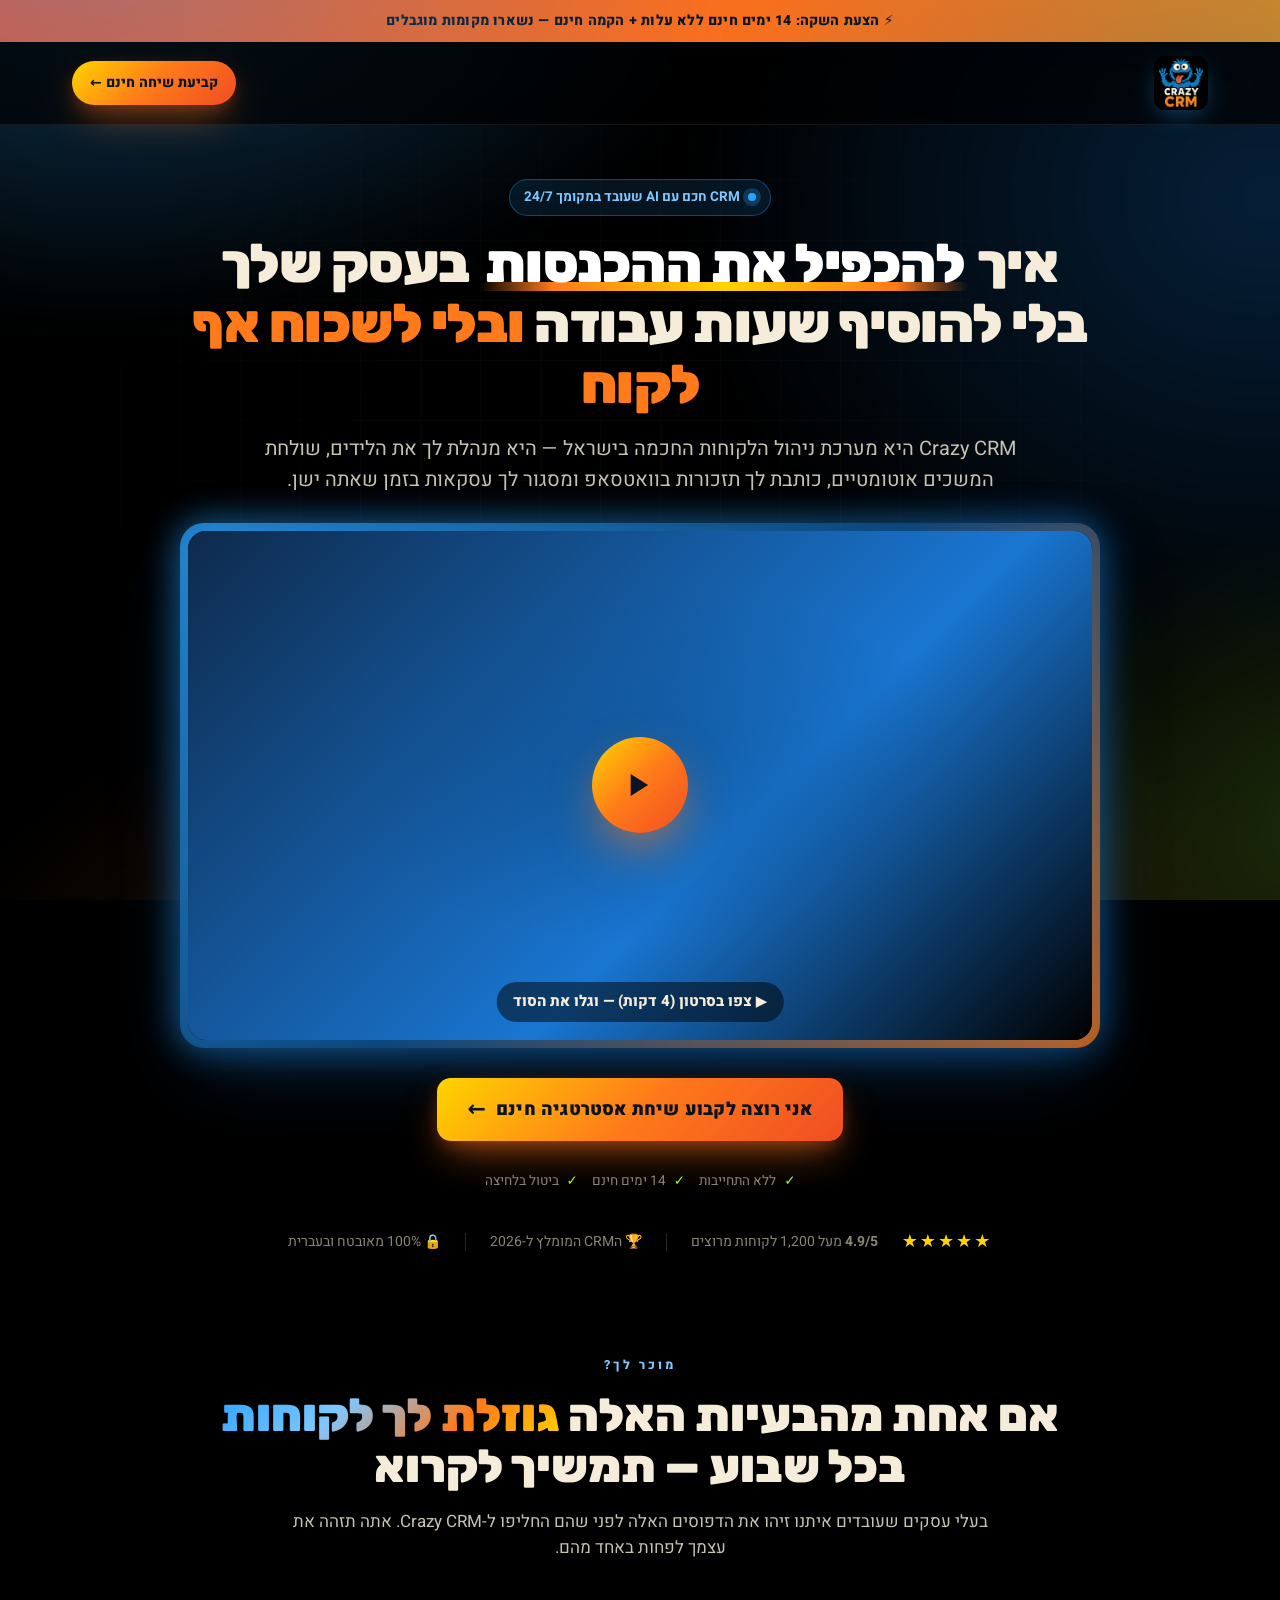
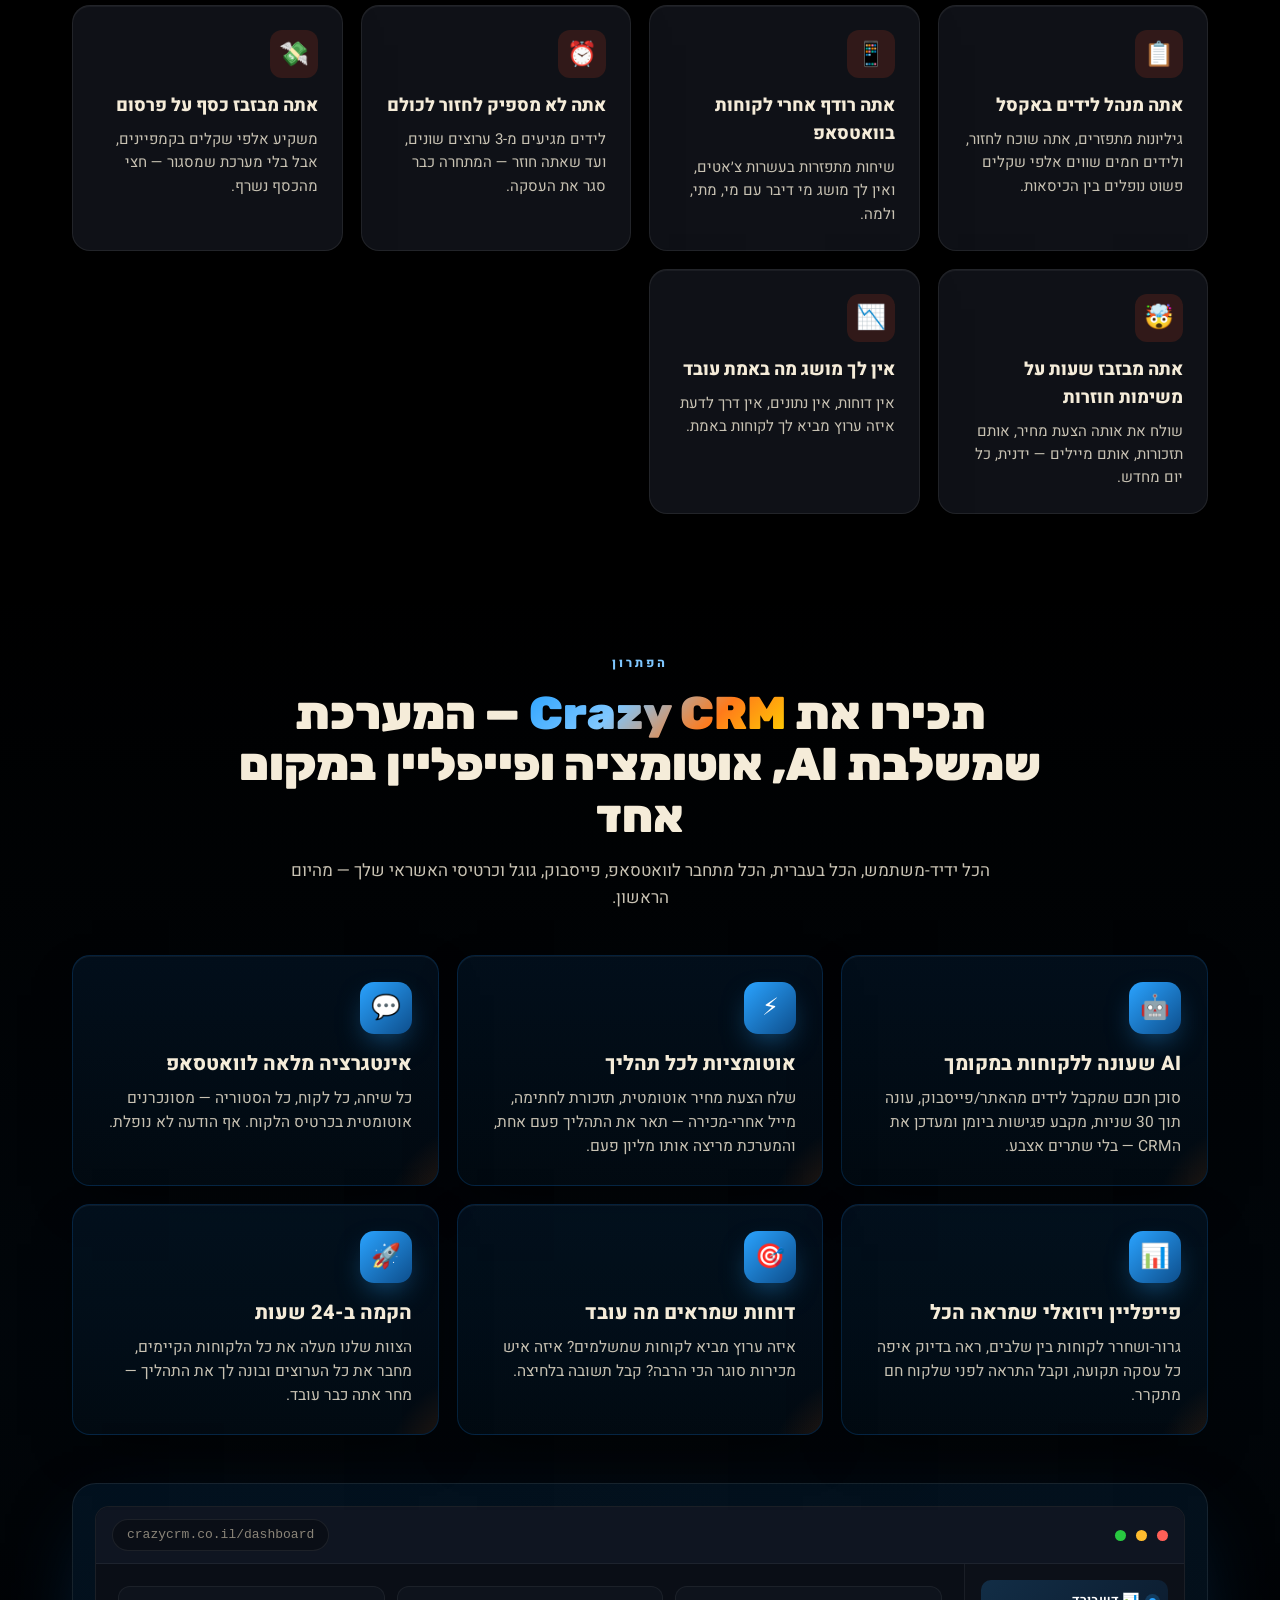
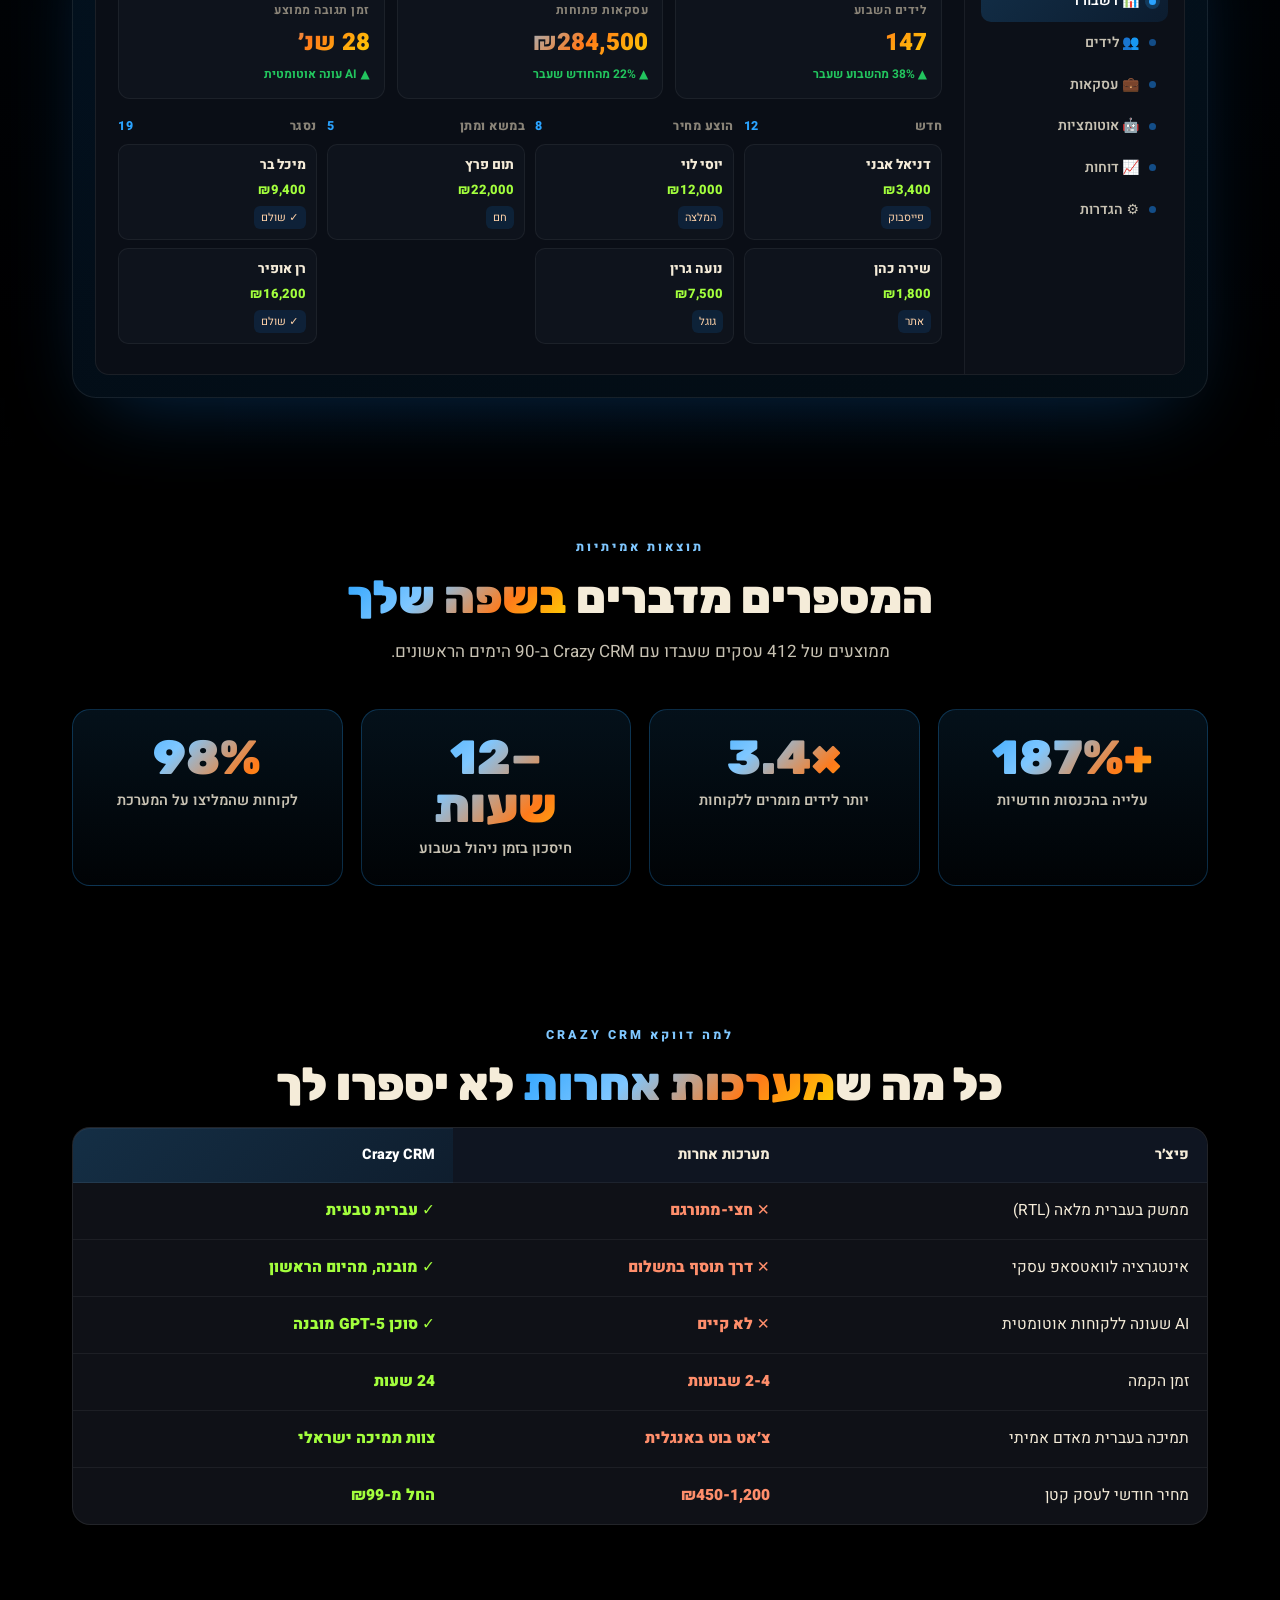
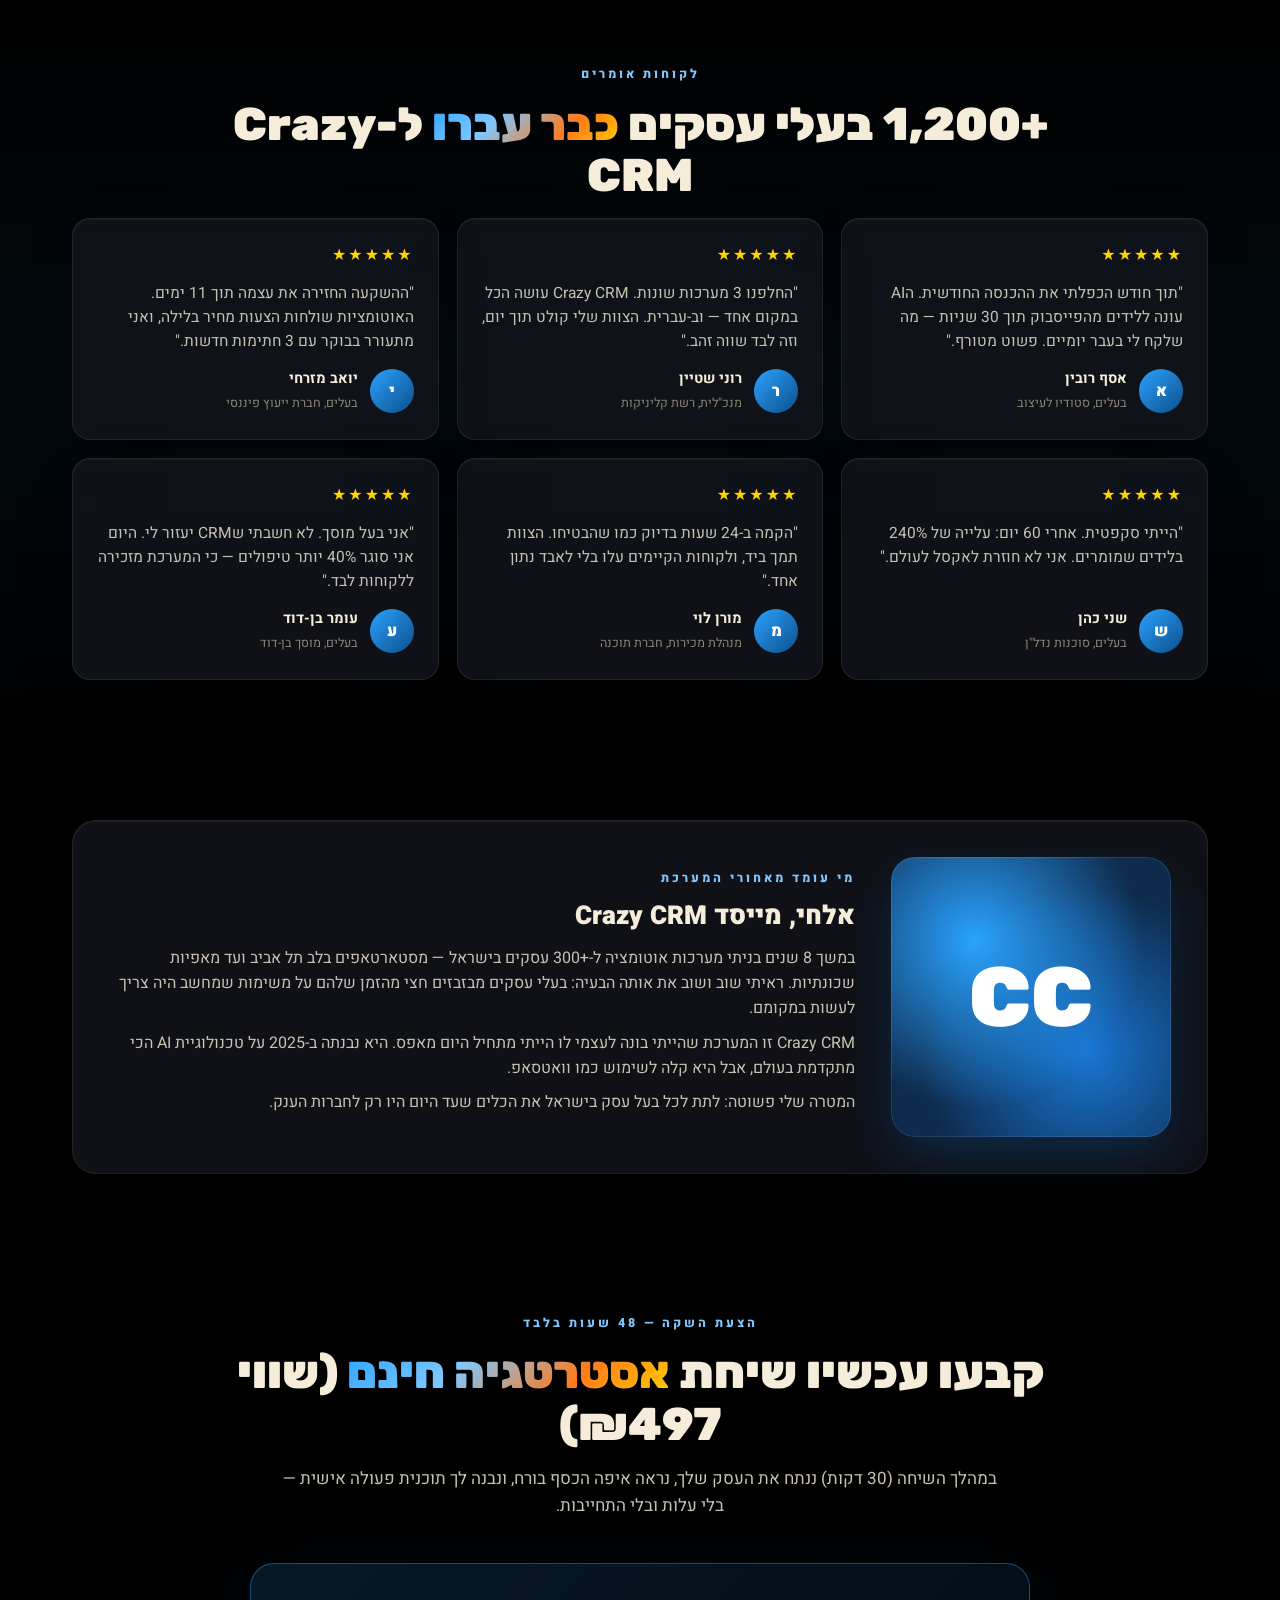
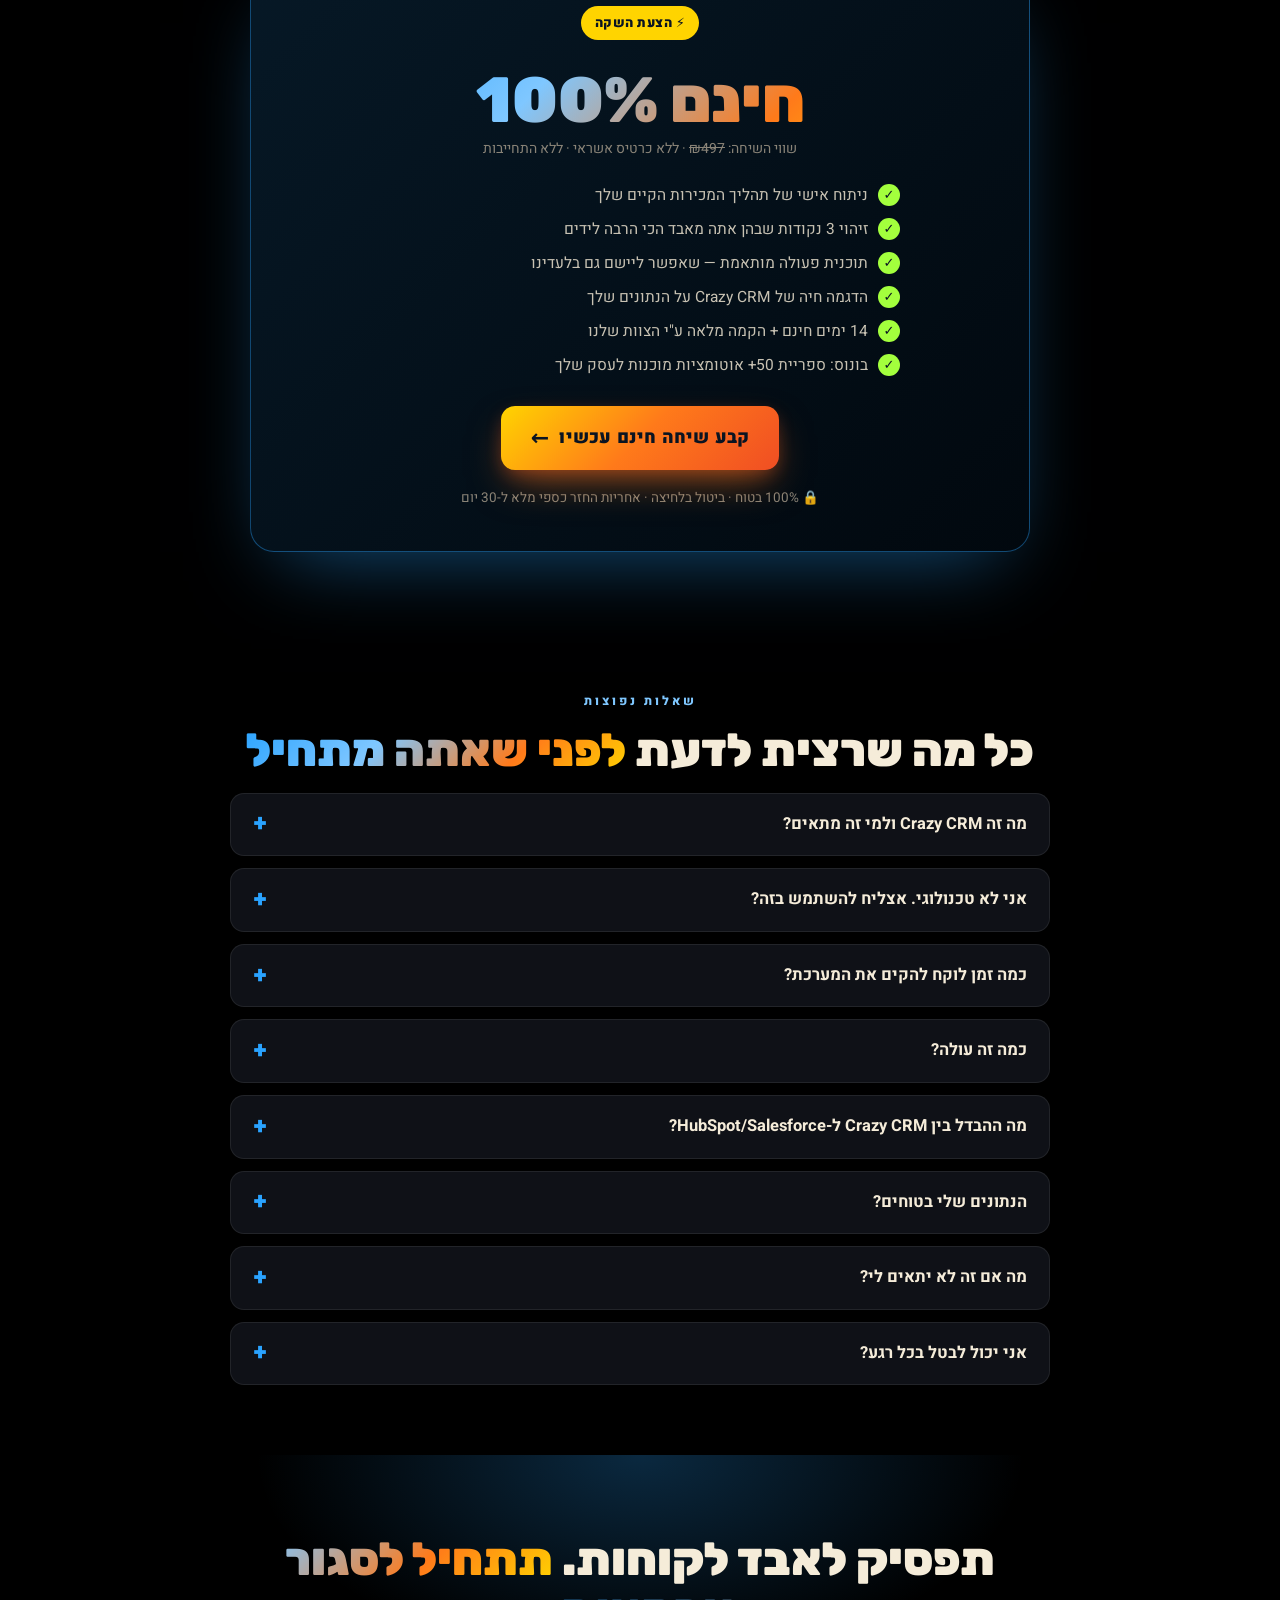
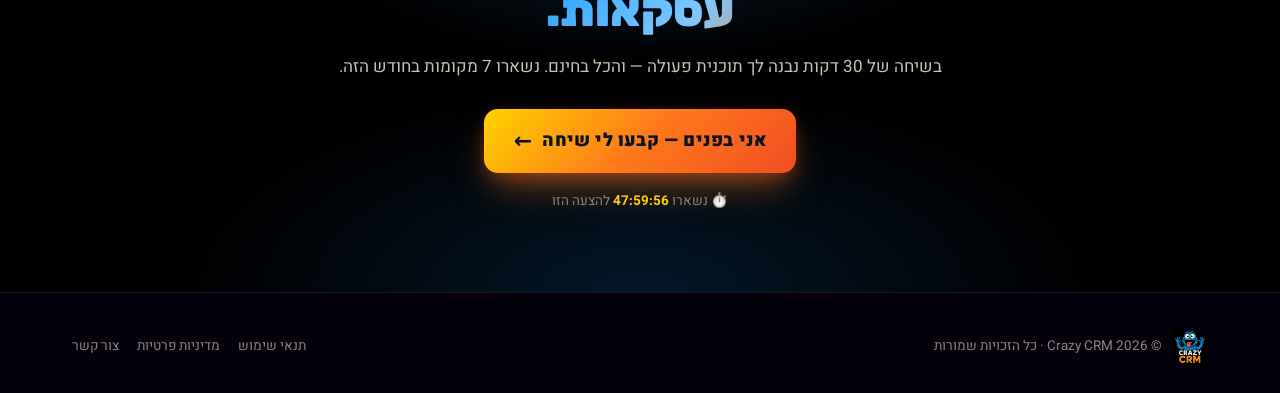
<file: vsl/index.html>
<!DOCTYPE html>
<html lang="he" dir="rtl">
<head>
<meta charset="UTF-8">
<meta name="viewport" content="width=device-width, initial-scale=1.0">
<title>Crazy CRM | המערכת שתעיף לך את העסק קדימה</title>
<meta name="description" content="Crazy CRM — מערכת ניהול לקוחות חכמה עם AI, אוטומציות, ופייפליין שמסגור עסקאות בשבילך. צפו בסרטון וקבעו שיחת אסטרטגיה ללא עלות.">
<meta property="og:title" content="Crazy CRM | המערכת שמכפילה לך את ההכנסות">
<meta property="og:description" content="גלו איך CRM אחד חכם מחליף את כל הגיליונות, השכחות והפגישות שמתפספסות.">
<link rel="icon" type="image/jpeg" href="assets/logo.jpg">
<link rel="preconnect" href="https://fonts.googleapis.com">
<link rel="preconnect" href="https://fonts.gstatic.com" crossorigin>
<link href="https://fonts.googleapis.com/css2?family=Heebo:wght@400;500;700;800;900&family=Rubik:wght@500;700;900&display=swap" rel="stylesheet">
<style>
:root{
  --bg-0:#000000;
  --bg-1:#0a0a10;
  --bg-2:#11121a;
  --panel:rgba(18,20,28,.85);
  --panel-line:rgba(255,255,255,.08);
  --text:#f5ecd9;
  --text-dim:#c8c2b3;
  --text-muted:#8a8478;
  --blue:#2aa3ff;
  --blue-deep:#1976d2;
  --blue-dark:#0d4e8c;
  --orange:#ff7a1a;
  --orange-deep:#f04e23;
  --cream:#f5ecd9;
  --yellow:#ffd400;
  --red:#ff3b30;
  --green:#22c55e;
  --lime:#a3ff3d;
  --grad-1:linear-gradient(135deg,#2aa3ff 0%,#0d4e8c 100%);
  --grad-2:linear-gradient(135deg,#ff7a1a 0%,#f04e23 100%);
  --grad-cta:linear-gradient(135deg,#ffd400 0%,#ff7a1a 50%,#f04e23 100%);
  --grad-text:linear-gradient(135deg,#2aa3ff 0%,#7fc7ff 35%,#ff7a1a 70%,#ffd400 100%);
  --grad-blue-orange:linear-gradient(135deg,#2aa3ff,#ff7a1a);
  --shadow-cta:0 18px 40px -10px rgba(255,122,26,.55), 0 6px 18px -4px rgba(240,78,35,.4);
  --shadow-card:0 20px 50px -20px rgba(0,0,0,.7), inset 0 1px 0 rgba(255,255,255,.05);
  --radius:18px;
  --max:1180px;
}

*{margin:0;padding:0;box-sizing:border-box;-webkit-tap-highlight-color:transparent;}
html,body{background:var(--bg-0);color:var(--text);font-family:'Heebo','Rubik',system-ui,sans-serif;-webkit-font-smoothing:antialiased;line-height:1.55;overflow-x:hidden;}
img,svg{display:block;max-width:100%;}
a{color:inherit;text-decoration:none;}
button{font-family:inherit;cursor:pointer;border:0;background:none;color:inherit;}
::selection{background:var(--blue);color:#fff;}

/* ─── ANIMATED BACKGROUND ───────────────────────────────── */
.bg-wrap{position:fixed;inset:0;z-index:0;overflow:hidden;pointer-events:none;}
.bg-wrap::before{
  content:"";position:absolute;inset:-20%;
  background:
    radial-gradient(60% 50% at 20% 10%,rgba(42,163,255,.35),transparent 60%),
    radial-gradient(50% 60% at 85% 30%,rgba(13,78,140,.4),transparent 65%),
    radial-gradient(70% 60% at 50% 100%,rgba(255,122,26,.22),transparent 60%),
    radial-gradient(40% 40% at 90% 80%,rgba(163,255,61,.18),transparent 60%);
  filter:blur(20px);
  animation:float 18s ease-in-out infinite;
}
.bg-wrap::after{
  content:"";position:absolute;inset:0;
  background-image:
    linear-gradient(rgba(255,255,255,.04) 1px,transparent 1px),
    linear-gradient(90deg,rgba(255,255,255,.04) 1px,transparent 1px);
  background-size:60px 60px;
  mask-image:radial-gradient(ellipse at center,#000 30%,transparent 75%);
  opacity:.5;
}
@keyframes float{
  0%,100%{transform:translate3d(0,0,0) scale(1);}
  50%{transform:translate3d(-2%,3%,0) scale(1.05);}
}

main{position:relative;z-index:1;}
.container{max-width:var(--max);margin:0 auto;padding:0 22px;}

/* ─── TOP BAR ───────────────────────────────────────────── */
.topbar{
  position:sticky;top:0;z-index:50;
  background:rgba(0,0,0,.7);
  backdrop-filter:blur(14px);
  border-bottom:1px solid var(--panel-line);
}
.topbar-inner{display:flex;align-items:center;justify-content:space-between;padding:14px 22px;max-width:var(--max);margin:0 auto;gap:14px;}
.logo{display:flex;align-items:center;}
.logo-mark{
  width:54px;height:54px;flex-shrink:0;
  border-radius:11px;
  box-shadow:0 8px 24px -6px rgba(42,163,255,.45);
  transition:transform .25s ease;
  object-fit:cover;
}
.logo:hover .logo-mark{transform:rotate(-4deg) scale(1.05);}
.topbar a.cta-mini{
  background:var(--grad-cta);
  color:#0a1422;font-weight:800;
  padding:11px 18px;border-radius:999px;font-size:14px;
  box-shadow:var(--shadow-cta);
  transition:transform .2s ease, box-shadow .2s ease;
}
.topbar a.cta-mini:hover{transform:translateY(-2px) scale(1.03);}

/* ─── ATTENTION BAR ─────────────────────────────────────── */
.attention{
  background:linear-gradient(90deg,#f04e23,#ff7a1a,#ffd400,#ff7a1a,#f04e23);
  background-size:300% 100%;
  animation:slide 6s linear infinite;
  color:#0a1422;font-weight:800;text-align:center;
  padding:10px 14px;font-size:14px;letter-spacing:.2px;
}
@keyframes slide{0%{background-position:0% 50%}100%{background-position:300% 50%}}

/* ─── HERO ──────────────────────────────────────────────── */
.hero{padding:54px 0 30px;text-align:center;}
.kicker{
  display:inline-flex;align-items:center;gap:8px;
  background:rgba(42,163,255,.12);
  border:1px solid rgba(42,163,255,.35);
  color:#7fc7ff;font-weight:700;font-size:13.5px;
  padding:7px 14px;border-radius:999px;margin-bottom:18px;
}
.kicker .dot{width:8px;height:8px;border-radius:50%;background:#2aa3ff;box-shadow:0 0 0 5px rgba(42,163,255,.25);animation:pulse 1.6s infinite;}
@keyframes pulse{50%{box-shadow:0 0 0 10px rgba(42,163,255,0);}}

h1.hero-title{
  font-family:'Rubik','Heebo',sans-serif;
  font-weight:900;
  font-size:clamp(30px,4.4vw,54px);
  line-height:1.12;letter-spacing:-.5px;
  margin:0 auto 18px;max-width:900px;
  text-wrap:balance;
}
h1.hero-title .grad{background:var(--grad-text);-webkit-background-clip:text;background-clip:text;color:transparent;}
h1.hero-title .blue{color:var(--blue);}
h1.hero-title .orange{color:var(--orange);}
h1.hero-title .hl{
  position:relative;display:inline-block;color:#fff;
  padding:0 .1em;
}
h1.hero-title .hl::after{
  content:"";position:absolute;left:0;right:0;bottom:.05em;height:.18em;
  background:linear-gradient(90deg,transparent,#ff7a1a 15%,#ffd400 50%,#ff7a1a 85%,transparent);
  border-radius:99px;z-index:-1;
}

.hero-sub{
  font-size:clamp(16px,2vw,20px);color:var(--text-dim);
  max-width:780px;margin:0 auto 28px;
}

/* video frame */
.video-wrap{
  position:relative;
  max-width:920px;margin:0 auto;
  border-radius:24px;
  padding:8px;
  background:linear-gradient(135deg,rgba(42,163,255,.7),rgba(13,78,140,.7),rgba(255,122,26,.7));
  box-shadow:0 30px 80px -20px rgba(13,78,140,.5);
}
.video-wrap::before{
  content:"";position:absolute;inset:-2px;border-radius:26px;
  background:linear-gradient(135deg,#2aa3ff,#1976d2,#ff7a1a,#2aa3ff);
  background-size:300% 300%;
  z-index:-1;filter:blur(18px);opacity:.6;
  animation:slide 7s linear infinite;
}
.video-frame{
  position:relative;border-radius:18px;overflow:hidden;
  background:#000;aspect-ratio:16/9;
}
.video-frame iframe,
.video-frame .poster{position:absolute;inset:0;width:100%;height:100%;border:0;}
.poster{
  background:
    radial-gradient(60% 60% at 50% 45%,rgba(13,78,140,.5),transparent 60%),
    linear-gradient(135deg,#0e2a4c,#1976d2 60%,#000000);
  display:grid;place-items:center;cursor:pointer;
}
.poster .play{
  width:96px;height:96px;border-radius:50%;
  background:var(--grad-cta);
  display:grid;place-items:center;
  box-shadow:0 20px 50px -10px rgba(255,122,26,.7);
  transition:transform .25s ease;
}
.poster .play:hover{transform:scale(1.07);}
.poster .play svg{margin-inline-start:6px;}
.poster .label{position:absolute;bottom:18px;left:50%;transform:translateX(-50%);font-weight:800;font-size:15px;background:rgba(0,0,0,.5);padding:8px 16px;border-radius:999px;}

/* CTA */
.cta-row{margin:30px auto 6px;display:flex;flex-wrap:wrap;gap:14px;justify-content:center;align-items:center;}
.btn-cta{
  display:inline-flex;align-items:center;gap:10px;
  background:var(--grad-cta);
  color:#0a1422;font-weight:900;font-size:18px;letter-spacing:.2px;
  padding:18px 30px;border-radius:14px;
  box-shadow:var(--shadow-cta);
  transition:transform .2s ease, box-shadow .2s ease, filter .2s ease;
  position:relative;overflow:hidden;
}
.btn-cta::after{
  content:"";position:absolute;inset:0;
  background:linear-gradient(120deg,transparent 35%,rgba(255,255,255,.55) 50%,transparent 65%);
  transform:translateX(-100%);
}
.btn-cta:hover{transform:translateY(-3px) scale(1.02);}
.btn-cta:hover::after{transform:translateX(100%);transition:transform .8s ease;}
.btn-cta .arrow{font-size:22px;line-height:1;}

.cta-meta{color:var(--text-muted);font-size:13.5px;display:flex;align-items:center;gap:8px;}
.cta-meta .check{color:var(--lime);font-weight:900;}

/* social proof strip */
.proof{margin:36px auto 0;max-width:920px;display:flex;flex-wrap:wrap;gap:24px;justify-content:center;align-items:center;color:var(--text-muted);font-size:14px;}
.proof .stars{color:#ffd400;letter-spacing:2px;font-size:18px;}
.proof .divider{width:1px;height:18px;background:rgba(255,255,255,.15);}

/* ─── SECTIONS BASE ─────────────────────────────────────── */
section{padding:70px 0;position:relative;}
.eyebrow{
  text-align:center;color:#7fc7ff;font-weight:800;letter-spacing:3px;
  text-transform:uppercase;font-size:12.5px;margin-bottom:14px;
}
h2.section-title{
  text-align:center;font-family:'Rubik','Heebo',sans-serif;
  font-weight:900;font-size:clamp(28px,3.8vw,46px);line-height:1.12;
  max-width:880px;margin:0 auto 16px;
}
h2.section-title .grad{background:var(--grad-text);-webkit-background-clip:text;background-clip:text;color:transparent;}
.section-sub{text-align:center;color:var(--text-dim);max-width:720px;margin:0 auto 44px;font-size:17px;}

/* ─── PAIN SECTION ──────────────────────────────────────── */
.pain-grid{display:grid;grid-template-columns:repeat(auto-fit,minmax(260px,1fr));gap:18px;}
.pain-card{
  background:var(--panel);
  border:1px solid var(--panel-line);
  border-radius:var(--radius);
  padding:24px;
  position:relative;
  box-shadow:var(--shadow-card);
  transition:transform .25s ease,border-color .25s ease;
}
.pain-card:hover{transform:translateY(-4px);border-color:rgba(42,163,255,.4);}
.pain-icon{
  width:48px;height:48px;border-radius:12px;display:grid;place-items:center;
  background:rgba(240,78,35,.15);color:#ff8e6b;font-size:24px;margin-bottom:14px;
}
.pain-card h3{font-size:18px;font-weight:800;margin-bottom:8px;}
.pain-card p{color:var(--text-dim);font-size:15px;}

/* ─── SOLUTION / FEATURES ───────────────────────────────── */
.features{display:grid;grid-template-columns:repeat(auto-fit,minmax(280px,1fr));gap:18px;}
.feature{
  background:linear-gradient(180deg,rgba(13,78,140,.16),rgba(42,163,255,.04));
  border:1px solid rgba(13,78,140,.35);
  border-radius:var(--radius);padding:26px;
  box-shadow:var(--shadow-card);
  position:relative;overflow:hidden;
}
.feature::before{
  content:"";position:absolute;inset:auto -40% -60% auto;width:200px;height:200px;border-radius:50%;
  background:radial-gradient(circle,rgba(255,122,26,.25),transparent 70%);
}
.feature .ic{
  width:52px;height:52px;border-radius:14px;
  background:var(--grad-1);
  display:grid;place-items:center;color:#fff;font-size:24px;font-weight:900;
  margin-bottom:14px;box-shadow:0 12px 30px -10px rgba(42,163,255,.6);
}
.feature h3{font-size:20px;font-weight:800;margin-bottom:8px;}
.feature p{color:var(--text-dim);font-size:15.5px;}

/* ─── DEMO MOCKUP ───────────────────────────────────────── */
.demo{
  margin-top:48px;
  background:linear-gradient(135deg,rgba(13,78,140,.18),rgba(42,163,255,.08));
  border:1px solid rgba(255,255,255,.08);
  border-radius:24px;padding:22px;
  box-shadow:0 30px 80px -30px rgba(13,78,140,.55);
}
.demo-window{
  background:#0a0e16;border-radius:14px;overflow:hidden;border:1px solid rgba(255,255,255,.07);
}
.demo-bar{
  display:flex;align-items:center;gap:10px;padding:12px 16px;
  background:#0f1521;border-bottom:1px solid rgba(255,255,255,.06);
}
.demo-bar .dot{width:11px;height:11px;border-radius:50%;}
.demo-bar .dot.r{background:#ff5f57;}
.demo-bar .dot.y{background:#febc2e;}
.demo-bar .dot.g{background:#28c840;}
.demo-bar .url{
  margin-inline-start:auto;font-family:monospace;font-size:13px;color:var(--text-muted);
  background:#0a0e16;padding:5px 14px;border-radius:999px;border:1px solid rgba(255,255,255,.08);
}
.demo-body{display:grid;grid-template-columns:220px 1fr;min-height:380px;}
.demo-side{background:#0c1018;padding:16px;border-inline-end:1px solid rgba(255,255,255,.06);}
.demo-side .li{display:flex;align-items:center;gap:10px;padding:10px 12px;border-radius:10px;color:var(--text-dim);font-size:14px;font-weight:600;}
.demo-side .li.active{background:linear-gradient(135deg,rgba(42,163,255,.2),rgba(13,78,140,.2));color:#fff;}
.demo-side .li::before{content:"";width:7px;height:7px;border-radius:50%;background:#1976d2;opacity:.6;}
.demo-side .li.active::before{background:#2aa3ff;opacity:1;box-shadow:0 0 0 4px rgba(42,163,255,.2);}
.demo-main{padding:22px;}
.demo-kpis{display:grid;grid-template-columns:repeat(3,1fr);gap:12px;margin-bottom:18px;}
.kpi{background:#0e131c;border:1px solid rgba(255,255,255,.06);border-radius:12px;padding:14px;}
.kpi .lbl{font-size:12px;color:var(--text-muted);font-weight:700;letter-spacing:.5px;text-transform:uppercase;}
.kpi .val{font-size:24px;font-weight:900;margin-top:4px;}
.kpi .val.a{background:var(--grad-text);-webkit-background-clip:text;background-clip:text;color:transparent;}
.kpi .delta{font-size:12px;color:var(--green);font-weight:700;margin-top:4px;}
.kpi .delta.red{color:#ff8e6b;}
.pipeline{display:grid;grid-template-columns:repeat(4,1fr);gap:10px;}
.col-h{font-size:12.5px;font-weight:800;color:var(--text-muted);text-transform:uppercase;letter-spacing:.5px;margin-bottom:8px;display:flex;justify-content:space-between;}
.col-h .num{color:#2aa3ff;}
.lead{
  background:#0e131c;border:1px solid rgba(255,255,255,.06);border-radius:10px;
  padding:10px;margin-bottom:8px;font-size:13.5px;
}
.lead .nm{font-weight:800;}
.lead .v{color:var(--lime);font-weight:800;font-size:13px;margin-top:4px;}
.lead .tag{display:inline-block;font-size:11px;background:rgba(13,78,140,.25);color:#ffd2a8;padding:3px 7px;border-radius:6px;margin-top:6px;}

/* ─── COMPARISON TABLE ──────────────────────────────────── */
.compare{
  background:var(--panel);border:1px solid var(--panel-line);
  border-radius:var(--radius);overflow:hidden;box-shadow:var(--shadow-card);
}
.compare table{width:100%;border-collapse:collapse;}
.compare th,.compare td{padding:16px 18px;text-align:start;border-bottom:1px solid rgba(255,255,255,.06);font-size:15.5px;}
.compare th{font-weight:800;background:#0f1521;font-size:14.5px;}
.compare th.you{background:linear-gradient(135deg,rgba(42,163,255,.2),rgba(13,78,140,.2));color:#fff;}
.compare .yes{color:var(--lime);font-weight:900;}
.compare .no{color:#ff8e6b;font-weight:900;}
.compare tr:last-child td{border-bottom:0;}

/* ─── TESTIMONIALS ─────────────────────────────────────── */
.testimonials{display:grid;grid-template-columns:repeat(auto-fit,minmax(280px,1fr));gap:18px;}
.testi{
  background:var(--panel);border:1px solid var(--panel-line);
  border-radius:var(--radius);padding:24px;box-shadow:var(--shadow-card);
  display:flex;flex-direction:column;gap:14px;
}
.testi .stars{color:#ffd400;letter-spacing:2px;}
.testi .quote{font-size:15.5px;color:var(--text-dim);}
.testi .who{display:flex;align-items:center;gap:12px;margin-top:auto;}
.avatar{width:44px;height:44px;border-radius:50%;background:var(--grad-1);display:grid;place-items:center;font-weight:900;color:#fff;}
.who .meta b{display:block;font-size:14.5px;}
.who .meta span{font-size:12.5px;color:var(--text-muted);}

/* ─── RESULTS / STATS ───────────────────────────────────── */
.stats{display:grid;grid-template-columns:repeat(auto-fit,minmax(200px,1fr));gap:18px;}
.stat{
  background:linear-gradient(180deg,rgba(42,163,255,.1),rgba(13,78,140,.04));
  border:1px solid rgba(42,163,255,.25);
  border-radius:var(--radius);padding:24px;text-align:center;
}
.stat .big{font-family:'Rubik',sans-serif;font-weight:900;font-size:48px;background:var(--grad-text);-webkit-background-clip:text;background-clip:text;color:transparent;line-height:1;}
.stat .lbl{margin-top:8px;color:var(--text-dim);font-size:14.5px;font-weight:600;}

/* ─── HOST / ABOUT ─────────────────────────────────────── */
.host{
  display:grid;grid-template-columns:280px 1fr;gap:36px;align-items:center;
  background:var(--panel);border:1px solid var(--panel-line);
  border-radius:24px;padding:36px;box-shadow:var(--shadow-card);
}
.host-photo{
  aspect-ratio:1;border-radius:24px;
  background:
    radial-gradient(circle at 30% 30%,#2aa3ff,transparent 60%),
    radial-gradient(circle at 70% 70%,#1976d2,transparent 60%),
    #0e2a4c;
  display:grid;place-items:center;font-family:'Rubik',sans-serif;font-weight:900;font-size:84px;color:#fff;
  box-shadow:inset 0 0 0 1px rgba(255,255,255,.1),0 20px 50px -10px rgba(13,78,140,.5);
}
.host h3{font-size:26px;font-weight:900;margin-bottom:10px;}
.host p{color:var(--text-dim);font-size:16px;margin-bottom:10px;}

/* ─── PRICE / OFFER ─────────────────────────────────────── */
.offer{
  background:linear-gradient(135deg,rgba(42,163,255,.15),rgba(13,78,140,.1));
  border:1px solid rgba(42,163,255,.4);
  border-radius:24px;padding:42px;text-align:center;
  box-shadow:0 30px 80px -30px rgba(42,163,255,.5);
  max-width:780px;margin:0 auto;position:relative;overflow:hidden;
}
.offer .badge{
  display:inline-block;background:var(--yellow);color:#0a1422;font-weight:900;
  padding:7px 14px;border-radius:999px;font-size:13px;margin-bottom:14px;letter-spacing:.5px;
}
.offer .price{font-family:'Rubik',sans-serif;font-weight:900;font-size:64px;line-height:1;margin:14px 0 6px;background:var(--grad-text);-webkit-background-clip:text;background-clip:text;color:transparent;}
.offer .price-sub{color:var(--text-muted);font-size:14px;margin-bottom:18px;}
.offer .list{text-align:start;max-width:520px;margin:24px auto 28px;display:grid;gap:10px;}
.offer .list li{display:flex;align-items:flex-start;gap:10px;color:var(--text-dim);font-size:15.5px;list-style:none;}
.offer .list li::before{content:"✓";color:#0a1422;background:var(--lime);width:22px;height:22px;border-radius:50%;display:inline-grid;place-items:center;font-weight:900;flex-shrink:0;font-size:13px;}
.offer .guarantee{margin-top:18px;color:var(--text-muted);font-size:13.5px;}

/* ─── FAQ ───────────────────────────────────────────────── */
.faq{max-width:820px;margin:0 auto;display:grid;gap:12px;}
.faq details{
  background:var(--panel);border:1px solid var(--panel-line);
  border-radius:14px;padding:0;overflow:hidden;
}
.faq summary{
  list-style:none;cursor:pointer;padding:18px 22px;font-weight:700;font-size:16.5px;
  display:flex;align-items:center;justify-content:space-between;gap:12px;
}
.faq summary::-webkit-details-marker{display:none;}
.faq summary::after{
  content:"+";font-size:24px;font-weight:900;color:#2aa3ff;transition:transform .2s ease;line-height:1;
}
.faq details[open] summary::after{transform:rotate(45deg);}
.faq .a{padding:0 22px 20px;color:var(--text-dim);font-size:15.5px;}

/* ─── FINAL CTA ────────────────────────────────────────── */
.final-cta{
  text-align:center;padding:80px 22px;
  background:
    radial-gradient(50% 80% at 50% 0%,rgba(42,163,255,.25),transparent 60%),
    radial-gradient(60% 80% at 50% 100%,rgba(13,78,140,.3),transparent 60%);
}
.final-cta h2{font-family:'Rubik',sans-serif;font-weight:900;font-size:clamp(28px,4vw,46px);line-height:1.1;max-width:820px;margin:0 auto 18px;}
.final-cta p{color:var(--text-dim);font-size:17px;max-width:680px;margin:0 auto 28px;}

/* ─── FOOTER ───────────────────────────────────────────── */
footer{padding:36px 0 28px;border-top:1px solid var(--panel-line);background:#04000c;}
.footer-inner{display:flex;flex-wrap:wrap;gap:18px;justify-content:space-between;align-items:center;color:var(--text-muted);font-size:13.5px;}
.footer-inner a{color:var(--text-muted);}
.footer-inner a:hover{color:#fff;}

/* ─── STICKY MOBILE CTA ────────────────────────────────── */
.sticky-cta{
  display:none;
  position:fixed;left:12px;right:12px;bottom:12px;z-index:60;
  background:var(--grad-cta);color:#0a1422;font-weight:900;
  padding:16px;border-radius:14px;text-align:center;font-size:16px;
  box-shadow:var(--shadow-cta);
}

/* ─── RESPONSIVE ────────────────────────────────────────── */
@media (max-width:900px){
  .host{grid-template-columns:1fr;text-align:center;padding:24px;}
  .host-photo{max-width:220px;margin:0 auto;}
  .demo-body{grid-template-columns:1fr;}
  .demo-side{display:flex;flex-wrap:wrap;gap:6px;border-inline-end:0;border-bottom:1px solid rgba(255,255,255,.06);}
  .demo-side .li{flex:1 1 40%;}
  .pipeline{grid-template-columns:repeat(2,1fr);}
  section{padding:50px 0;}
}
@media (max-width:640px){
  .topbar a.cta-mini{padding:9px 14px;font-size:13px;}
  .demo-kpis{grid-template-columns:1fr;}
  .offer{padding:26px 18px;}
  .offer .price{font-size:50px;}
  .sticky-cta{display:block;}
  main{padding-bottom:88px;}
  .btn-cta{padding:16px 22px;font-size:16px;}
}
</style>
</head>
<body>
<div class="bg-wrap" aria-hidden="true"></div>

<!-- ATTENTION BAR -->
<div class="attention">⚡ הצעת השקה: 14 ימים חינם ללא עלות + הקמה חינם — נשארו מקומות מוגבלים</div>

<!-- TOP BAR -->
<header class="topbar">
  <div class="topbar-inner">
    <a class="logo" href="#" aria-label="Crazy CRM">
      <img class="logo-mark" src="assets/logo.jpg" alt="Crazy CRM" width="54" height="54">
    </a>
    <a href="#cta" class="cta-mini">קביעת שיחה חינם ←</a>
  </div>
</header>

<main>

<!-- HERO -->
<section class="hero">
  <div class="container">
    <span class="kicker"><span class="dot"></span> CRM חכם עם AI שעובד במקומך 24/7</span>
    <h1 class="hero-title">
      איך <span class="hl">להכפיל את ההכנסות</span> בעסק שלך<br>
      בלי להוסיף שעות עבודה <span class="orange">ובלי לשכוח אף לקוח</span>
    </h1>
    <p class="hero-sub">
      Crazy CRM היא מערכת ניהול הלקוחות החכמה בישראל — היא מנהלת לך את הלידים, שולחת המשכים אוטומטיים, כותבת לך תזכורות בוואטסאפ ומסגור לך עסקאות בזמן שאתה ישן.
    </p>

    <div class="video-wrap">
      <div class="video-frame" id="videoFrame">
        <div class="poster" id="poster" role="button" aria-label="הפעל סרטון">
          <div class="play" aria-hidden="true">
            <svg width="38" height="38" viewBox="0 0 24 24" fill="#0a1422"><path d="M8 5v14l11-7z"/></svg>
          </div>
          <div class="label">▶ צפו בסרטון (4 דקות) — וגלו את הסוד</div>
        </div>
      </div>
    </div>

    <div class="cta-row">
      <a href="#cta" class="btn-cta">
        <span>אני רוצה לקבוע שיחת אסטרטגיה חינם</span>
        <span class="arrow">←</span>
      </a>
    </div>
    <div class="cta-row">
      <div class="cta-meta"><span class="check">✓</span> ללא התחייבות</div>
      <div class="cta-meta"><span class="check">✓</span> 14 ימים חינם</div>
      <div class="cta-meta"><span class="check">✓</span> ביטול בלחיצה</div>
    </div>

    <div class="proof">
      <span class="stars">★★★★★</span>
      <span><b>4.9/5</b> מעל 1,200 לקוחות מרוצים</span>
      <span class="divider"></span>
      <span>🏆 הCRM המומלץ ל-2026</span>
      <span class="divider"></span>
      <span>🔒 100% מאובטח ובעברית</span>
    </div>
  </div>
</section>

<!-- PAIN -->
<section>
  <div class="container">
    <div class="eyebrow">מוכר לך?</div>
    <h2 class="section-title">אם אחת מהבעיות האלה <span class="grad">גוזלת לך לקוחות</span> בכל שבוע — תמשיך לקרוא</h2>
    <p class="section-sub">בעלי עסקים שעובדים איתנו זיהו את הדפוסים האלה לפני שהם החליפו ל-Crazy CRM. אתה תזהה את עצמך לפחות באחד מהם.</p>

    <div class="pain-grid">
      <div class="pain-card"><div class="pain-icon">📋</div><h3>אתה מנהל לידים באקסל</h3><p>גיליונות מתפזרים, אתה שוכח לחזור, ולידים חמים שווים אלפי שקלים פשוט נופלים בין הכיסאות.</p></div>
      <div class="pain-card"><div class="pain-icon">📱</div><h3>אתה רודף אחרי לקוחות בוואטסאפ</h3><p>שיחות מתפזרות בעשרות צ׳אטים, ואין לך מושג מי דיבר עם מי, מתי, ולמה.</p></div>
      <div class="pain-card"><div class="pain-icon">⏰</div><h3>אתה לא מספיק לחזור לכולם</h3><p>לידים מגיעים מ-3 ערוצים שונים, ועד שאתה חוזר — המתחרה כבר סגר את העסקה.</p></div>
      <div class="pain-card"><div class="pain-icon">💸</div><h3>אתה מבזבז כסף על פרסום</h3><p>משקיע אלפי שקלים בקמפיינים, אבל בלי מערכת שמסגור — חצי מהכסף נשרף.</p></div>
      <div class="pain-card"><div class="pain-icon">🤯</div><h3>אתה מבזבז שעות על משימות חוזרות</h3><p>שולח את אותה הצעת מחיר, אותם תזכורות, אותם מיילים — ידנית, כל יום מחדש.</p></div>
      <div class="pain-card"><div class="pain-icon">📉</div><h3>אין לך מושג מה באמת עובד</h3><p>אין דוחות, אין נתונים, אין דרך לדעת איזה ערוץ מביא לך לקוחות באמת.</p></div>
    </div>
  </div>
</section>

<!-- SOLUTION -->
<section style="background:linear-gradient(180deg,transparent,rgba(13,78,140,.07),transparent);">
  <div class="container">
    <div class="eyebrow">הפתרון</div>
    <h2 class="section-title">תכירו את <span class="grad">Crazy CRM</span> — המערכת שמשלבת AI, אוטומציה ופייפליין במקום אחד</h2>
    <p class="section-sub">הכל ידיד-משתמש, הכל בעברית, הכל מתחבר לוואטסאפ, פייסבוק, גוגל וכרטיסי האשראי שלך — מהיום הראשון.</p>

    <div class="features">
      <div class="feature"><div class="ic">🤖</div><h3>AI שעונה ללקוחות במקומך</h3><p>סוכן חכם שמקבל לידים מהאתר/פייסבוק, עונה תוך 30 שניות, מקבע פגישות ביומן ומעדכן את הCRM — בלי שתרים אצבע.</p></div>
      <div class="feature"><div class="ic">⚡</div><h3>אוטומציות לכל תהליך</h3><p>שלח הצעת מחיר אוטומטית, תזכורת לחתימה, מייל אחרי-מכירה — תאר את התהליך פעם אחת, והמערכת מריצה אותו מליון פעם.</p></div>
      <div class="feature"><div class="ic">💬</div><h3>אינטגרציה מלאה לוואטסאפ</h3><p>כל שיחה, כל לקוח, כל הסטוריה — מסונכרנים אוטומטית בכרטיס הלקוח. אף הודעה לא נופלת.</p></div>
      <div class="feature"><div class="ic">📊</div><h3>פייפליין ויזואלי שמראה הכל</h3><p>גרור-ושחרר לקוחות בין שלבים, ראה בדיוק איפה כל עסקה תקועה, וקבל התראה לפני שלקוח חם מתקרר.</p></div>
      <div class="feature"><div class="ic">🎯</div><h3>דוחות שמראים מה עובד</h3><p>איזה ערוץ מביא לקוחות שמשלמים? איזה איש מכירות סוגר הכי הרבה? קבל תשובה בלחיצה.</p></div>
      <div class="feature"><div class="ic">🚀</div><h3>הקמה ב-24 שעות</h3><p>הצוות שלנו מעלה את כל הלקוחות הקיימים, מחבר את כל הערוצים ובונה לך את התהליך — מחר אתה כבר עובד.</p></div>
    </div>

    <!-- DEMO MOCKUP -->
    <div class="demo">
      <div class="demo-window">
        <div class="demo-bar">
          <span class="dot r"></span><span class="dot y"></span><span class="dot g"></span>
          <span class="url">crazycrm.co.il/dashboard</span>
        </div>
        <div class="demo-body">
          <aside class="demo-side">
            <div class="li active">📊 דשבורד</div>
            <div class="li">👥 לידים</div>
            <div class="li">💼 עסקאות</div>
            <div class="li">🤖 אוטומציות</div>
            <div class="li">📈 דוחות</div>
            <div class="li">⚙️ הגדרות</div>
          </aside>
          <div class="demo-main">
            <div class="demo-kpis">
              <div class="kpi"><div class="lbl">לידים השבוע</div><div class="val a">147</div><div class="delta">▲ 38% מהשבוע שעבר</div></div>
              <div class="kpi"><div class="lbl">עסקאות פתוחות</div><div class="val a">₪284,500</div><div class="delta">▲ 22% מהחודש שעבר</div></div>
              <div class="kpi"><div class="lbl">זמן תגובה ממוצע</div><div class="val a">28 שנ׳</div><div class="delta">▲ AI עונה אוטומטית</div></div>
            </div>
            <div class="pipeline">
              <div>
                <div class="col-h"><span>חדש</span><span class="num">12</span></div>
                <div class="lead"><div class="nm">דניאל אבני</div><div class="v">₪3,400</div><span class="tag">פייסבוק</span></div>
                <div class="lead"><div class="nm">שירה כהן</div><div class="v">₪1,800</div><span class="tag">אתר</span></div>
              </div>
              <div>
                <div class="col-h"><span>הוצע מחיר</span><span class="num">8</span></div>
                <div class="lead"><div class="nm">יוסי לוי</div><div class="v">₪12,000</div><span class="tag">המלצה</span></div>
                <div class="lead"><div class="nm">נועה גרין</div><div class="v">₪7,500</div><span class="tag">גוגל</span></div>
              </div>
              <div>
                <div class="col-h"><span>במשא ומתן</span><span class="num">5</span></div>
                <div class="lead"><div class="nm">תום פרץ</div><div class="v">₪22,000</div><span class="tag">חם</span></div>
              </div>
              <div>
                <div class="col-h"><span>נסגר</span><span class="num">19</span></div>
                <div class="lead"><div class="nm">מיכל בר</div><div class="v">₪9,400</div><span class="tag">✓ שולם</span></div>
                <div class="lead"><div class="nm">רן אופיר</div><div class="v">₪16,200</div><span class="tag">✓ שולם</span></div>
              </div>
            </div>
          </div>
        </div>
      </div>
    </div>
  </div>
</section>

<!-- RESULTS / STATS -->
<section>
  <div class="container">
    <div class="eyebrow">תוצאות אמיתיות</div>
    <h2 class="section-title">המספרים מדברים <span class="grad">בשפה שלך</span></h2>
    <p class="section-sub">ממוצעים של 412 עסקים שעבדו עם Crazy CRM ב-90 הימים הראשונים.</p>

    <div class="stats">
      <div class="stat"><div class="big">+187%</div><div class="lbl">עלייה בהכנסות חודשיות</div></div>
      <div class="stat"><div class="big">×3.4</div><div class="lbl">יותר לידים מומרים ללקוחות</div></div>
      <div class="stat"><div class="big">−12 שעות</div><div class="lbl">חיסכון בזמן ניהול בשבוע</div></div>
      <div class="stat"><div class="big">98%</div><div class="lbl">לקוחות שהמליצו על המערכת</div></div>
    </div>
  </div>
</section>

<!-- COMPARISON -->
<section>
  <div class="container">
    <div class="eyebrow">למה דווקא Crazy CRM</div>
    <h2 class="section-title">כל מה ש<span class="grad">מערכות אחרות</span> לא יספרו לך</h2>
    <div class="compare">
      <table>
        <thead>
          <tr><th>פיצ׳ר</th><th>מערכות אחרות</th><th class="you">Crazy CRM</th></tr>
        </thead>
        <tbody>
          <tr><td>ממשק בעברית מלאה (RTL)</td><td class="no">✕ חצי-מתורגם</td><td class="yes">✓ עברית טבעית</td></tr>
          <tr><td>אינטגרציה לוואטסאפ עסקי</td><td class="no">✕ דרך תוסף בתשלום</td><td class="yes">✓ מובנה, מהיום הראשון</td></tr>
          <tr><td>AI שעונה ללקוחות אוטומטית</td><td class="no">✕ לא קיים</td><td class="yes">✓ סוכן GPT-5 מובנה</td></tr>
          <tr><td>זמן הקמה</td><td class="no">2-4 שבועות</td><td class="yes">24 שעות</td></tr>
          <tr><td>תמיכה בעברית מאדם אמיתי</td><td class="no">צ׳אט בוט באנגלית</td><td class="yes">צוות תמיכה ישראלי</td></tr>
          <tr><td>מחיר חודשי לעסק קטן</td><td class="no">₪450-1,200</td><td class="yes">החל מ-₪99</td></tr>
        </tbody>
      </table>
    </div>
  </div>
</section>

<!-- TESTIMONIALS -->
<section style="background:linear-gradient(180deg,transparent,rgba(42,163,255,.06),transparent);">
  <div class="container">
    <div class="eyebrow">לקוחות אומרים</div>
    <h2 class="section-title">+1,200 בעלי עסקים <span class="grad">כבר עברו</span> ל-Crazy CRM</h2>

    <div class="testimonials">
      <div class="testi">
        <div class="stars">★★★★★</div>
        <div class="quote">"תוך חודש הכפלתי את ההכנסה החודשית. הAI עונה ללידים מהפייסבוק תוך 30 שניות — מה שלקח לי בעבר יומיים. פשוט מטורף."</div>
        <div class="who"><div class="avatar">א</div><div class="meta"><b>אסף רובין</b><span>בעלים, סטודיו לעיצוב</span></div></div>
      </div>
      <div class="testi">
        <div class="stars">★★★★★</div>
        <div class="quote">"החלפנו 3 מערכות שונות. Crazy CRM עושה הכל במקום אחד — וב-עברית. הצוות שלי קולט תוך יום, וזה לבד שווה זהב."</div>
        <div class="who"><div class="avatar">ר</div><div class="meta"><b>רוני שטיין</b><span>מנכ"לית, רשת קליניקות</span></div></div>
      </div>
      <div class="testi">
        <div class="stars">★★★★★</div>
        <div class="quote">"ההשקעה החזירה את עצמה תוך 11 ימים. האוטומציות שולחות הצעות מחיר בלילה, ואני מתעורר בבוקר עם 3 חתימות חדשות."</div>
        <div class="who"><div class="avatar">י</div><div class="meta"><b>יואב מזרחי</b><span>בעלים, חברת ייעוץ פיננסי</span></div></div>
      </div>
      <div class="testi">
        <div class="stars">★★★★★</div>
        <div class="quote">"הייתי סקפטית. אחרי 60 יום: עלייה של 240% בלידים שמומרים. אני לא חוזרת לאקסל לעולם."</div>
        <div class="who"><div class="avatar">ש</div><div class="meta"><b>שני כהן</b><span>בעלים, סוכנות נדל"ן</span></div></div>
      </div>
      <div class="testi">
        <div class="stars">★★★★★</div>
        <div class="quote">"הקמה ב-24 שעות בדיוק כמו שהבטיחו. הצוות תמך ביד, ולקוחות הקיימים עלו בלי לאבד נתון אחד."</div>
        <div class="who"><div class="avatar">מ</div><div class="meta"><b>מורן לוי</b><span>מנהלת מכירות, חברת תוכנה</span></div></div>
      </div>
      <div class="testi">
        <div class="stars">★★★★★</div>
        <div class="quote">"אני בעל מוסך. לא חשבתי שCRM יעזור לי. היום אני סוגר 40% יותר טיפולים — כי המערכת מזכירה ללקוחות לבד."</div>
        <div class="who"><div class="avatar">ע</div><div class="meta"><b>עומר בן-דוד</b><span>בעלים, מוסך בן-דוד</span></div></div>
      </div>
    </div>
  </div>
</section>

<!-- HOST / ABOUT -->
<section>
  <div class="container">
    <div class="host">
      <div class="host-photo">CC</div>
      <div>
        <div class="eyebrow" style="text-align:start;margin-bottom:8px;">מי עומד מאחורי המערכת</div>
        <h3>אלחי, מייסד Crazy CRM</h3>
        <p>במשך 8 שנים בניתי מערכות אוטומציה ל-+300 עסקים בישראל — מסטארטאפים בלב תל אביב ועד מאפיות שכונתיות. ראיתי שוב ושוב את אותה הבעיה: בעלי עסקים מבזבזים חצי מהזמן שלהם על משימות שמחשב היה צריך לעשות במקומם.</p>
        <p>Crazy CRM זו המערכת שהייתי בונה לעצמי לו הייתי מתחיל היום מאפס. היא נבנתה ב-2025 על טכנולוגיית AI הכי מתקדמת בעולם, אבל היא קלה לשימוש כמו וואטסאפ.</p>
        <p>המטרה שלי פשוטה: לתת לכל בעל עסק בישראל את הכלים שעד היום היו רק לחברות הענק.</p>
      </div>
    </div>
  </div>
</section>

<!-- OFFER / PRICE -->
<section id="cta">
  <div class="container">
    <div class="eyebrow">הצעת השקה — 48 שעות בלבד</div>
    <h2 class="section-title">קבעו עכשיו שיחת <span class="grad">אסטרטגיה חינם</span> (שווי ₪497)</h2>
    <p class="section-sub">במהלך השיחה (30 דקות) ננתח את העסק שלך, נראה איפה הכסף בורח, ונבנה לך תוכנית פעולה אישית — בלי עלות ובלי התחייבות.</p>

    <div class="offer">
      <div class="badge">⚡ הצעת השקה</div>
      <div class="price">חינם 100%</div>
      <div class="price-sub">שווי השיחה: <s>₪497</s> · ללא כרטיס אשראי · ללא התחייבות</div>

      <ul class="list">
        <li>ניתוח אישי של תהליך המכירות הקיים שלך</li>
        <li>זיהוי 3 נקודות שבהן אתה מאבד הכי הרבה לידים</li>
        <li>תוכנית פעולה מותאמת — שאפשר ליישם גם בלעדינו</li>
        <li>הדגמה חיה של Crazy CRM על הנתונים שלך</li>
        <li>14 ימים חינם + הקמה מלאה ע"י הצוות שלנו</li>
        <li>בונוס: ספריית 50+ אוטומציות מוכנות לעסק שלך</li>
      </ul>

      <a href="#" class="btn-cta" onclick="openCalendar(event)">
        <span>קבע שיחה חינם עכשיו</span>
        <span class="arrow">←</span>
      </a>
      <div class="guarantee">🔒 100% בטוח · ביטול בלחיצה · אחריות החזר כספי מלא ל-30 יום</div>
    </div>
  </div>
</section>

<!-- FAQ -->
<section>
  <div class="container">
    <div class="eyebrow">שאלות נפוצות</div>
    <h2 class="section-title">כל מה שרצית לדעת <span class="grad">לפני שאתה מתחיל</span></h2>

    <div class="faq">
      <details><summary>מה זה Crazy CRM ולמי זה מתאים?</summary><div class="a">Crazy CRM היא מערכת ניהול לקוחות (CRM) שמשלבת AI, אוטומציה ופייפליין במקום אחד — בעברית מלאה. היא מתאימה לעסקים קטנים ובינוניים: יועצים, נדל"ן, סוכנויות, מאמנים, נותני שירות, חנויות אונליין וכל מי שמתפרנס מלקוחות.</div></details>
      <details><summary>אני לא טכנולוגי. אצליח להשתמש בזה?</summary><div class="a">הממשק נבנה כדי שכל אחד יוכל להשתמש בו — אם אתה יודע להשתמש בוואטסאפ, אתה יודע להשתמש ב-Crazy CRM. בנוסף, הצוות שלנו מקים לך הכל ועובר איתך 1-on-1 על כל פיצ׳ר.</div></details>
      <details><summary>כמה זמן לוקח להקים את המערכת?</summary><div class="a">24 שעות עבודה אצלנו. אתה שולח את הנתונים הקיימים (אקסל, גוגל קונטקטס, מערכת ישנה) — והצוות שלנו מעלה הכל, מחבר את כל הערוצים ובונה תהליך מותאם. מחר אתה כבר עובד.</div></details>
      <details><summary>כמה זה עולה?</summary><div class="a">החל מ-₪99 לחודש לעסק קטן (עד 1,000 לקוחות, משתמש אחד). חבילות עסקיות גדולות יותר זמינות. בשיחת האסטרטגיה החינם נבנה לך הצעה מותאמת אישית — בלי הפתעות.</div></details>
      <details><summary>מה ההבדל בין Crazy CRM ל-HubSpot/Salesforce?</summary><div class="a">המתחרים הגדולים נבנו לחברות אמריקאיות עם 200 עובדים. Crazy CRM נבנתה לעסק הישראלי: בעברית, עם וואטסאפ, עם אינטגרציה לכרטיסי אשראי בארץ, וב-1/10 מהמחיר.</div></details>
      <details><summary>הנתונים שלי בטוחים?</summary><div class="a">בהחלט. הנתונים מאוחסנים בשרתי ISO 27001 בארץ, מוצפנים end-to-end, ועומדים בתקני GDPR והגנת הפרטיות הישראלית. אתה הבעלים של הנתונים — תמיד.</div></details>
      <details><summary>מה אם זה לא יתאים לי?</summary><div class="a">יש לך 14 ימים חינם להתנסות מלאה. אם תרגיש שהמערכת לא מתאימה — פשוט לא ממשיכים, בלי שאלות ובלי חיוב. בנוסף, את הנתונים שלך תוכל להוריד בלחיצה כקובץ אקסל.</div></details>
      <details><summary>אני יכול לבטל בכל רגע?</summary><div class="a">כן. אין התחייבות לתקופה, אין קנסות, אין חוזה. ביטול בלחיצה אחת מהממשק.</div></details>
    </div>
  </div>
</section>

<!-- FINAL CTA -->
<section class="final-cta">
  <div class="container">
    <h2>תפסיק לאבד לקוחות. <span style="background:var(--grad-text);-webkit-background-clip:text;background-clip:text;color:transparent;">תתחיל לסגור עסקאות.</span></h2>
    <p>בשיחה של 30 דקות נבנה לך תוכנית פעולה — והכל בחינם. נשארו 7 מקומות בחודש הזה.</p>
    <a href="#" class="btn-cta" onclick="openCalendar(event)">
      <span>אני בפנים — קבעו לי שיחה</span>
      <span class="arrow">←</span>
    </a>
    <div style="margin-top:18px;color:var(--text-muted);font-size:13.5px;">⏱️ נשארו <b id="countdown" style="color:#ffd400;">47:59:12</b> להצעה הזו</div>
  </div>
</section>

</main>

<!-- FOOTER -->
<footer>
  <div class="container footer-inner">
    <div style="display:flex;align-items:center;gap:10px;">
      <img src="assets/logo.jpg" alt="Crazy CRM" width="36" height="36" style="border-radius:7px;">
      <span>© 2026 Crazy CRM · כל הזכויות שמורות</span>
    </div>
    <div style="display:flex;gap:18px;flex-wrap:wrap;">
      <a href="#">תנאי שימוש</a>
      <a href="#">מדיניות פרטיות</a>
      <a href="#">צור קשר</a>
    </div>
  </div>
</footer>

<!-- STICKY MOBILE CTA -->
<a href="#cta" class="sticky-cta">⚡ קבעו שיחה חינם ←</a>

<script>
(function(){
  // Lazy-load video poster → YouTube iframe (no third-party request until click)
  var poster = document.getElementById('poster');
  if (poster){
    poster.addEventListener('click', function(){
      var f = document.getElementById('videoFrame');
      var iframe = document.createElement('iframe');
      iframe.src = "https://www.youtube-nocookie.com/embed/dQw4w9WgXcQ?autoplay=1&rel=0&modestbranding=1";
      iframe.title = "Crazy CRM VSL";
      iframe.allow = "accelerometer; autoplay; clipboard-write; encrypted-media; gyroscope; picture-in-picture";
      iframe.allowFullscreen = true;
      f.innerHTML = '';
      f.appendChild(iframe);
    });
  }

  // Countdown timer (48h)
  var endKey = 'crazycrm_offer_end';
  var end = parseInt(localStorage.getItem(endKey) || '0', 10);
  if (!end || end < Date.now()) {
    end = Date.now() + 48 * 60 * 60 * 1000;
    localStorage.setItem(endKey, String(end));
  }
  var el = document.getElementById('countdown');
  function pad(n){return n<10?'0'+n:''+n;}
  function tick(){
    var d = Math.max(0, end - Date.now());
    var h = Math.floor(d / 3600000);
    var m = Math.floor((d % 3600000)/60000);
    var s = Math.floor((d % 60000)/1000);
    if (el) el.textContent = pad(h)+':'+pad(m)+':'+pad(s);
  }
  tick();
  setInterval(tick, 1000);

  // Smooth scroll for in-page links
  document.querySelectorAll('a[href^="#"]').forEach(function(a){
    a.addEventListener('click', function(e){
      var id = this.getAttribute('href').slice(1);
      if (!id) return;
      var t = document.getElementById(id);
      if (t){ e.preventDefault(); t.scrollIntoView({behavior:'smooth', block:'start'}); }
    });
  });
})();

function openCalendar(e){
  e.preventDefault();
  // Replace with your real Calendly / TidyCal / Cal.com link:
  window.open('https://calendly.com/your-handle/crazy-crm-strategy', '_blank', 'noopener');
}
</script>
</body>
</html>
</file>
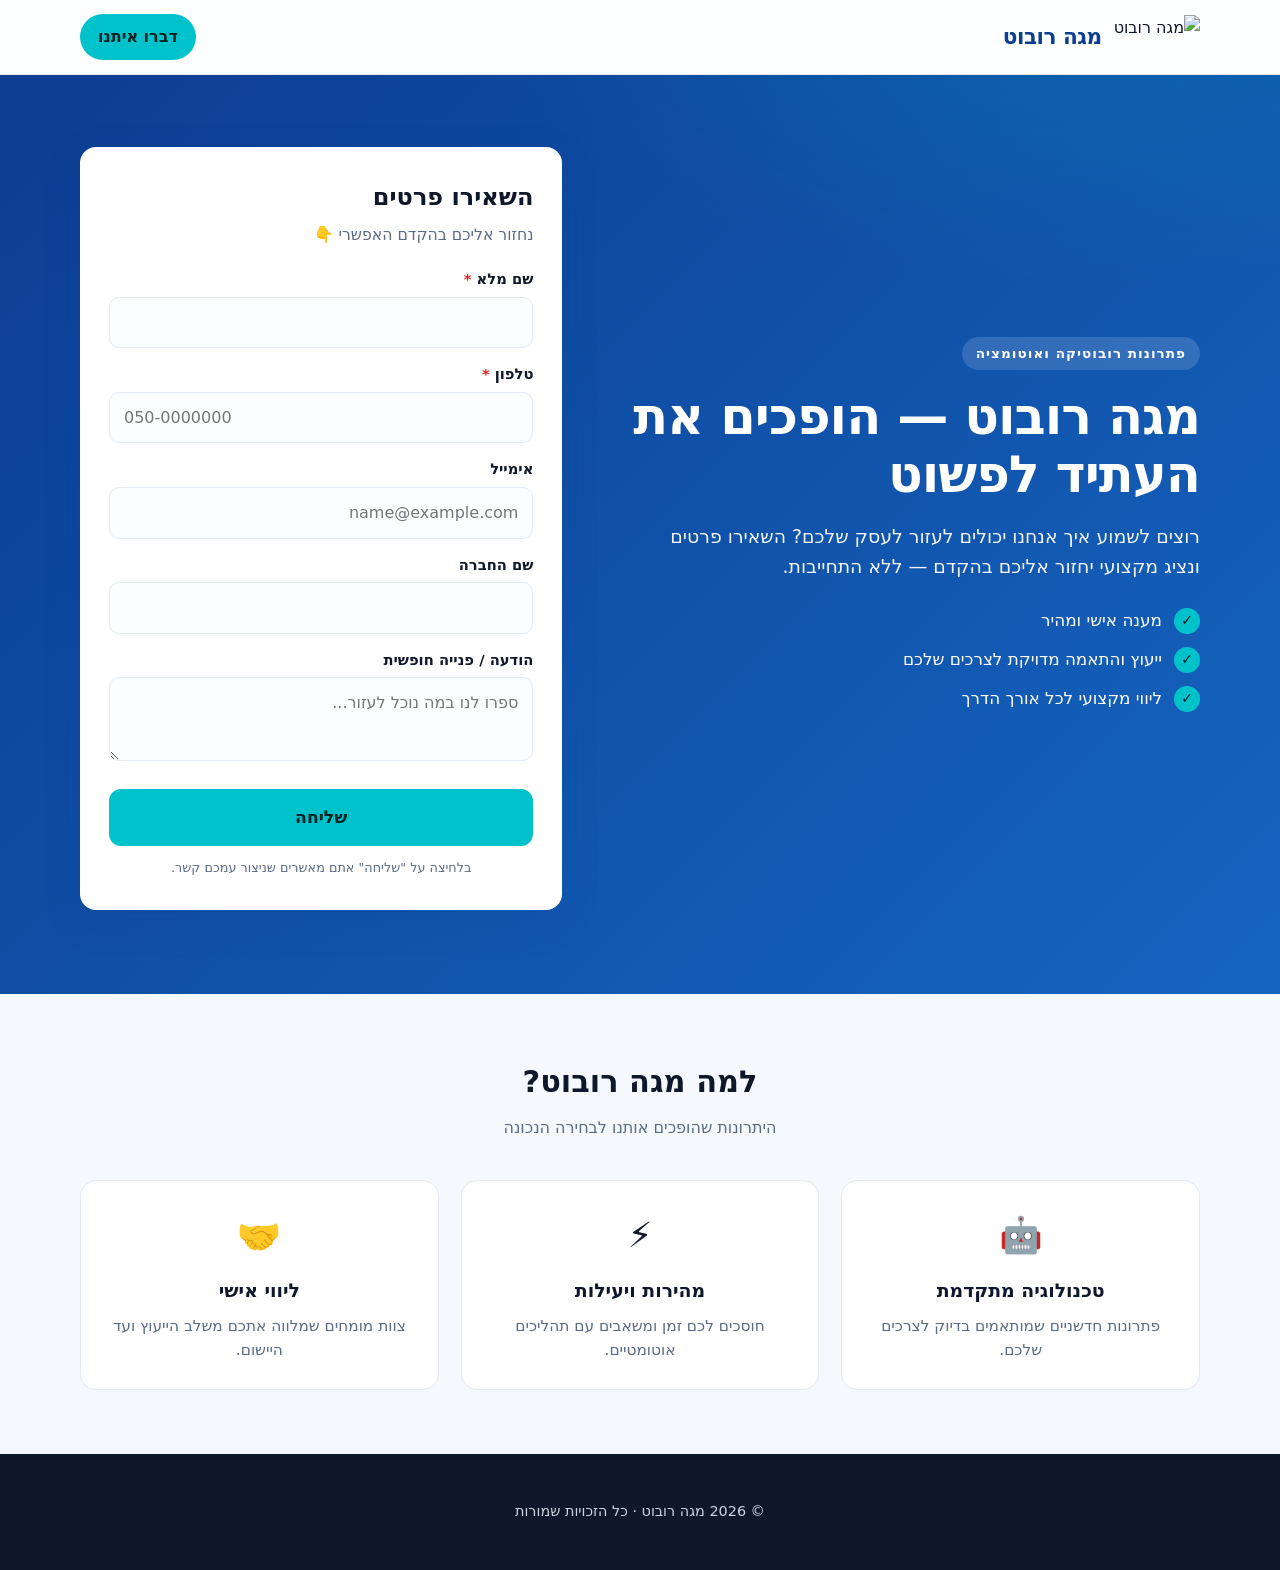
<file: landing/megarobot/index.html>
<!DOCTYPE html>
<html lang="he" dir="rtl">
<head>
  <meta charset="UTF-8" />
  <meta name="viewport" content="width=device-width, initial-scale=1.0" />
  <title>מגה רובוט — השאירו פרטים ונחזור אליכם</title>
  <meta name="description" content="מגה רובוט — השאירו פרטים ונציג יחזור אליכם בהקדם. פתרונות רובוטיקה ואוטומציה." />

  <!-- Open Graph (לשיתוף בוואטסאפ/פייסבוק) -->
  <meta property="og:title" content="מגה רובוט — השאירו פרטים" />
  <meta property="og:description" content="פתרונות רובוטיקה ואוטומציה. השאירו פרטים ונחזור אליכם." />
  <meta property="og:type" content="website" />

  <!-- =====================================================================
       ⚙️ הגדרות — ערכו את שני המשתנים הבאים בלבד
       =====================================================================
       1. CRAZYCRM_WEBHOOK_URL — כתובת ה-Webhook שתפיקו מתוך CrazyCRM
          (CrazyCRM → אוטומציות / אינטגרציות → Webhook נכנס → העתיקו את ה-URL).
          כל עוד הערך ריק, הטופס יעבוד ב"מצב הדגמה" ולא ישלח באמת.
       2. LOGO_URL — כתובת קובץ הלוגו של מגה רובוט מתוך אתר הלקוח.
          אם נשאר ריק / לא נטען — יוצג שם המותג כטקסט.
       ===================================================================== -->
  <script>
    window.MEGAROBOT_CONFIG = {
      CRAZYCRM_WEBHOOK_URL: "", // לדוגמה: "https://app.crazycrm.app/api/webhook/XXXXXXXX"
      LOGO_URL: "",             // לדוגמה: "https://www.megarobot.co.il/wp-content/uploads/logo.png"
      WHATSAPP_PHONE: "",       // אופציונלי, פורמט בינלאומי ללא +, לדוגמה: "972500000000"
      SOURCE_NAME: "דף נחיתה — מגה רובוט" // יישלח ל-CRM בשדה source
    };
  </script>

  <style>
    :root {
      --brand:        #0b3d91;   /* כחול עמוק */
      --brand-2:      #1565c0;
      --accent:       #00c2cb;   /* תכלת/ציאן */
      --accent-strong:#00a3ab;
      --ink:          #0f172a;
      --muted:        #5b6b82;
      --bg:           #f5f8fc;
      --card:         #ffffff;
      --line:         #e3eaf3;
      --ok:           #16a34a;
      --err:          #dc2626;
      --radius:       16px;
      --shadow:       0 12px 40px rgba(11,61,145,.12);
      --font: "Heebo", "Assistant", "Segoe UI", system-ui, -apple-system, Arial, sans-serif;
    }

    * { box-sizing: border-box; }
    html, body { margin: 0; padding: 0; }
    body {
      font-family: var(--font);
      color: var(--ink);
      background: var(--bg);
      line-height: 1.6;
      -webkit-font-smoothing: antialiased;
    }
    a { color: inherit; }
    img { max-width: 100%; display: block; }

    /* ===== Header ===== */
    .site-header {
      position: sticky; top: 0; z-index: 20;
      background: rgba(255,255,255,.9);
      backdrop-filter: blur(8px);
      border-bottom: 1px solid var(--line);
    }
    .container { width: min(1120px, 92%); margin-inline: auto; }
    .header-inner {
      display: flex; align-items: center; justify-content: space-between;
      padding: 14px 0;
    }
    .brand { display: flex; align-items: center; gap: 12px; }
    .brand img { height: 44px; width: auto; }
    .brand .brand-text {
      font-weight: 800; font-size: 1.35rem; letter-spacing: -.5px;
      color: var(--brand);
    }
    .header-cta {
      background: var(--accent); color: #022; font-weight: 700;
      padding: 10px 18px; border-radius: 999px; text-decoration: none;
      transition: transform .15s ease, box-shadow .15s ease;
    }
    .header-cta:hover { transform: translateY(-1px); box-shadow: 0 6px 18px rgba(0,194,203,.4); }

    /* ===== Hero ===== */
    .hero {
      position: relative; overflow: hidden;
      background:
        radial-gradient(1000px 500px at 85% -10%, rgba(0,194,203,.18), transparent 60%),
        linear-gradient(135deg, var(--brand) 0%, var(--brand-2) 100%);
      color: #fff;
    }
    .hero-grid {
      display: grid; grid-template-columns: 1.1fr .9fr; gap: 48px;
      align-items: center; padding: 72px 0 84px;
    }
    .eyebrow {
      display: inline-block; font-weight: 700; font-size: .85rem;
      letter-spacing: 1px; text-transform: uppercase;
      background: rgba(255,255,255,.14); padding: 6px 14px; border-radius: 999px;
      margin-bottom: 18px;
    }
    .hero h1 {
      font-size: clamp(2rem, 4.4vw, 3.2rem); line-height: 1.12;
      margin: 0 0 18px; font-weight: 800; letter-spacing: -1px;
    }
    .hero p.lead { font-size: 1.18rem; opacity: .95; margin: 0 0 26px; max-width: 46ch; }
    .hero ul.benefits { list-style: none; padding: 0; margin: 0 0 8px; display: grid; gap: 12px; }
    .hero ul.benefits li { display: flex; align-items: center; gap: 12px; font-size: 1.05rem; }
    .hero ul.benefits li::before {
      content: "✓"; flex: 0 0 26px; height: 26px; display: grid; place-items: center;
      background: var(--accent); color: #022; border-radius: 50%; font-weight: 900; font-size: .9rem;
    }

    /* ===== Form card ===== */
    .lead-card {
      background: var(--card); color: var(--ink);
      border-radius: var(--radius); box-shadow: var(--shadow);
      padding: 30px 28px; border: 1px solid rgba(255,255,255,.4);
    }
    .lead-card h2 { margin: 0 0 6px; font-size: 1.5rem; }
    .lead-card .sub { margin: 0 0 20px; color: var(--muted); font-size: .98rem; }
    .field { margin-bottom: 14px; }
    .field label { display: block; font-weight: 600; font-size: .92rem; margin-bottom: 6px; }
    .field label .req { color: var(--err); }
    .field input, .field textarea {
      width: 100%; padding: 12px 14px; border: 1.5px solid var(--line);
      border-radius: 10px; font: inherit; background: #fbfdff; transition: border-color .15s, box-shadow .15s;
    }
    .field textarea { resize: vertical; min-height: 84px; }
    .field input:focus, .field textarea:focus {
      outline: none; border-color: var(--accent); box-shadow: 0 0 0 3px rgba(0,194,203,.18);
    }
    .field.invalid input, .field.invalid textarea { border-color: var(--err); }
    .field .error-msg { color: var(--err); font-size: .82rem; margin-top: 4px; display: none; }
    .field.invalid .error-msg { display: block; }

    .submit-btn {
      width: 100%; border: 0; cursor: pointer; font: inherit; font-weight: 800; font-size: 1.08rem;
      color: #022; background: var(--accent); padding: 15px; border-radius: 12px; margin-top: 6px;
      transition: transform .15s ease, box-shadow .15s ease, background .15s;
    }
    .submit-btn:hover { background: var(--accent-strong); transform: translateY(-1px); box-shadow: 0 10px 26px rgba(0,194,203,.4); }
    .submit-btn:disabled { opacity: .65; cursor: not-allowed; transform: none; }
    .form-note { font-size: .8rem; color: var(--muted); text-align: center; margin: 12px 0 0; }

    .form-status { margin-top: 14px; padding: 12px 14px; border-radius: 10px; font-weight: 600; display: none; }
    .form-status.show { display: block; }
    .form-status.ok  { background: #e8f7ee; color: var(--ok); border: 1px solid #b9e6c8; }
    .form-status.err { background: #fdeaea; color: var(--err); border: 1px solid #f3c0c0; }

    /* ===== Trust / features ===== */
    .features { padding: 64px 0; }
    .features h2 { text-align: center; font-size: 1.9rem; margin: 0 0 8px; }
    .features .sub { text-align: center; color: var(--muted); margin: 0 0 40px; }
    .feature-grid { display: grid; grid-template-columns: repeat(3, 1fr); gap: 22px; }
    .feature {
      background: var(--card); border: 1px solid var(--line); border-radius: var(--radius);
      padding: 26px; text-align: center; transition: transform .2s ease, box-shadow .2s ease;
    }
    .feature:hover { transform: translateY(-4px); box-shadow: var(--shadow); }
    .feature .ico { font-size: 2.2rem; margin-bottom: 12px; }
    .feature h3 { margin: 0 0 8px; font-size: 1.18rem; }
    .feature p { margin: 0; color: var(--muted); font-size: .96rem; }

    /* ===== Footer ===== */
    .site-footer { background: var(--ink); color: #cbd5e1; padding: 32px 0; text-align: center; font-size: .9rem; }
    .site-footer a { color: var(--accent); text-decoration: none; }

    /* WhatsApp float */
    .wa-float {
      position: fixed; inset-inline-start: 20px; bottom: 20px; z-index: 50;
      background: #25d366; color: #fff; width: 56px; height: 56px; border-radius: 50%;
      display: none; align-items: center; justify-content: center; box-shadow: 0 8px 24px rgba(0,0,0,.25);
      text-decoration: none; font-size: 1.7rem;
    }
    .wa-float.show { display: flex; }

    /* ===== Responsive ===== */
    @media (max-width: 860px) {
      .hero-grid { grid-template-columns: 1fr; gap: 32px; padding: 48px 0 56px; }
      .feature-grid { grid-template-columns: 1fr; }
      .header-cta { display: none; }
    }
  </style>
</head>
<body>

  <!-- Header -->
  <header class="site-header">
    <div class="container header-inner">
      <div class="brand">
        <img id="brand-logo" alt="מגה רובוט" hidden />
        <span class="brand-text" id="brand-text">מגה רובוט</span>
      </div>
      <a href="#lead-form" class="header-cta">דברו איתנו</a>
    </div>
  </header>

  <!-- Hero + Form -->
  <section class="hero">
    <div class="container hero-grid">
      <div>
        <span class="eyebrow">פתרונות רובוטיקה ואוטומציה</span>
        <h1>מגה רובוט — הופכים את העתיד לפשוט</h1>
        <p class="lead">רוצים לשמוע איך אנחנו יכולים לעזור לעסק שלכם? השאירו פרטים ונציג מקצועי יחזור אליכם בהקדם — ללא התחייבות.</p>
        <ul class="benefits">
          <li>מענה אישי ומהיר</li>
          <li>ייעוץ והתאמה מדויקת לצרכים שלכם</li>
          <li>ליווי מקצועי לכל אורך הדרך</li>
        </ul>
      </div>

      <!-- Lead form -->
      <div class="lead-card" id="lead-form">
        <h2>השאירו פרטים</h2>
        <p class="sub">נחזור אליכם בהקדם האפשרי 👇</p>

        <form id="leadForm" novalidate>
          <div class="field" data-field="fullName">
            <label for="fullName">שם מלא <span class="req">*</span></label>
            <input type="text" id="fullName" name="fullName" autocomplete="name" required />
            <div class="error-msg">נא להזין שם מלא</div>
          </div>

          <div class="field" data-field="phone">
            <label for="phone">טלפון <span class="req">*</span></label>
            <input type="tel" id="phone" name="phone" inputmode="tel" autocomplete="tel" placeholder="050-0000000" required />
            <div class="error-msg">נא להזין מספר טלפון תקין</div>
          </div>

          <div class="field" data-field="email">
            <label for="email">אימייל</label>
            <input type="email" id="email" name="email" autocomplete="email" placeholder="name@example.com" />
            <div class="error-msg">כתובת אימייל לא תקינה</div>
          </div>

          <div class="field" data-field="company">
            <label for="company">שם החברה</label>
            <input type="text" id="company" name="company" autocomplete="organization" />
            <div class="error-msg"></div>
          </div>

          <div class="field" data-field="message">
            <label for="message">הודעה / פנייה חופשית</label>
            <textarea id="message" name="message" placeholder="ספרו לנו במה נוכל לעזור..."></textarea>
            <div class="error-msg"></div>
          </div>

          <!-- honeypot נגד ספאם -->
          <input type="text" name="website" tabindex="-1" autocomplete="off"
                 style="position:absolute;left:-9999px;width:1px;height:1px;opacity:0" aria-hidden="true" />

          <button type="submit" class="submit-btn" id="submitBtn">שליחה</button>
          <p class="form-note">בלחיצה על "שליחה" אתם מאשרים שניצור עמכם קשר.</p>

          <div class="form-status" id="formStatus" role="status" aria-live="polite"></div>
        </form>
      </div>
    </div>
  </section>

  <!-- Features -->
  <section class="features">
    <div class="container">
      <h2>למה מגה רובוט?</h2>
      <p class="sub">היתרונות שהופכים אותנו לבחירה הנכונה</p>
      <div class="feature-grid">
        <div class="feature">
          <div class="ico">🤖</div>
          <h3>טכנולוגיה מתקדמת</h3>
          <p>פתרונות חדשניים שמותאמים בדיוק לצרכים שלכם.</p>
        </div>
        <div class="feature">
          <div class="ico">⚡</div>
          <h3>מהירות ויעילות</h3>
          <p>חוסכים לכם זמן ומשאבים עם תהליכים אוטומטיים.</p>
        </div>
        <div class="feature">
          <div class="ico">🤝</div>
          <h3>ליווי אישי</h3>
          <p>צוות מומחים שמלווה אתכם משלב הייעוץ ועד היישום.</p>
        </div>
      </div>
    </div>
  </section>

  <!-- Footer -->
  <footer class="site-footer">
    <div class="container">
      <p>© <span id="year"></span> מגה רובוט · כל הזכויות שמורות</p>
    </div>
  </footer>

  <!-- WhatsApp floating button (מופיע רק אם הוגדר טלפון) -->
  <a class="wa-float" id="waFloat" target="_blank" rel="noopener" aria-label="וואטסאפ">💬</a>

  <script>
  (function () {
    "use strict";
    var CFG = window.MEGAROBOT_CONFIG || {};

    // ---- Logo ----
    if (CFG.LOGO_URL) {
      var logo = document.getElementById("brand-logo");
      logo.onload = function () { logo.hidden = false; document.getElementById("brand-text").hidden = true; };
      logo.onerror = function () { logo.hidden = true; }; // נשאר טקסט
      logo.src = CFG.LOGO_URL;
    }

    // ---- WhatsApp ----
    if (CFG.WHATSAPP_PHONE) {
      var wa = document.getElementById("waFloat");
      wa.href = "https://wa.me/" + CFG.WHATSAPP_PHONE +
                "?text=" + encodeURIComponent("היי, הגעתי מהאתר ואשמח לפרטים");
      wa.classList.add("show");
    }

    document.getElementById("year").textContent = new Date().getFullYear();

    // ---- Validation helpers ----
    var form = document.getElementById("leadForm");
    var statusEl = document.getElementById("formStatus");
    var submitBtn = document.getElementById("submitBtn");

    function setFieldError(name, isError) {
      var wrap = form.querySelector('[data-field="' + name + '"]');
      if (wrap) wrap.classList.toggle("invalid", !!isError);
    }
    function showStatus(type, msg) {
      statusEl.className = "form-status show " + type;
      statusEl.textContent = msg;
    }
    function clearStatus() { statusEl.className = "form-status"; statusEl.textContent = ""; }

    function validate(data) {
      var ok = true;
      if (!data.fullName || data.fullName.trim().length < 2) { setFieldError("fullName", true); ok = false; }
      else setFieldError("fullName", false);

      var phoneDigits = (data.phone || "").replace(/[^\d]/g, "");
      if (phoneDigits.length < 9) { setFieldError("phone", true); ok = false; }
      else setFieldError("phone", false);

      if (data.email && !/^[^\s@]+@[^\s@]+\.[^\s@]+$/.test(data.email)) { setFieldError("email", true); ok = false; }
      else setFieldError("email", false);

      return ok;
    }

    form.addEventListener("submit", function (e) {
      e.preventDefault();
      clearStatus();

      var fd = new FormData(form);
      // honeypot — אם מולא, כנראה בוט: מתנהגים כאילו הצליח אבל לא שולחים
      if (fd.get("website")) { showStatus("ok", "תודה! פנייתכם התקבלה."); form.reset(); return; }

      var data = {
        fullName: (fd.get("fullName") || "").trim(),
        phone:    (fd.get("phone") || "").trim(),
        email:    (fd.get("email") || "").trim(),
        company:  (fd.get("company") || "").trim(),
        message:  (fd.get("message") || "").trim(),
        source:   CFG.SOURCE_NAME || "Landing Page",
        page_url: window.location.href,
        submitted_at: new Date().toISOString()
      };

      if (!validate(data)) { showStatus("err", "נא לתקן את השדות המסומנים."); return; }

      // ---- מצב הדגמה: אין Webhook מוגדר ----
      if (!CFG.CRAZYCRM_WEBHOOK_URL) {
        console.log("[מצב הדגמה] לא הוגדר CRAZYCRM_WEBHOOK_URL. הליד שהיה נשלח:", data);
        showStatus("ok", "תודה " + data.fullName.split(" ")[0] + "! (מצב הדגמה — הגדירו את ה-Webhook כדי לשלוח ל-CRM).");
        form.reset();
        return;
      }

      // ---- שליחה אמיתית ל-CrazyCRM ----
      submitBtn.disabled = true;
      var originalLabel = submitBtn.textContent;
      submitBtn.textContent = "שולח...";

      fetch(CFG.CRAZYCRM_WEBHOOK_URL, {
        method: "POST",
        headers: { "Content-Type": "application/json" },
        body: JSON.stringify(data)
      })
      .then(function (res) {
        if (!res.ok) throw new Error("HTTP " + res.status);
        showStatus("ok", "תודה " + data.fullName.split(" ")[0] + "! קיבלנו את הפרטים ונחזור אליכם בהקדם.");
        form.reset();
      })
      .catch(function (err) {
        console.error("שגיאה בשליחת הליד:", err);
        showStatus("err", "אופס, משהו השתבש בשליחה. נסו שוב או צרו קשר טלפונית.");
      })
      .finally(function () {
        submitBtn.disabled = false;
        submitBtn.textContent = originalLabel;
      });
    });

    // ניקוי שגיאה תוך כדי הקלדה
    form.addEventListener("input", function (e) {
      var wrap = e.target.closest("[data-field]");
      if (wrap) wrap.classList.remove("invalid");
    });
  })();
  </script>
</body>
</html>
</file>
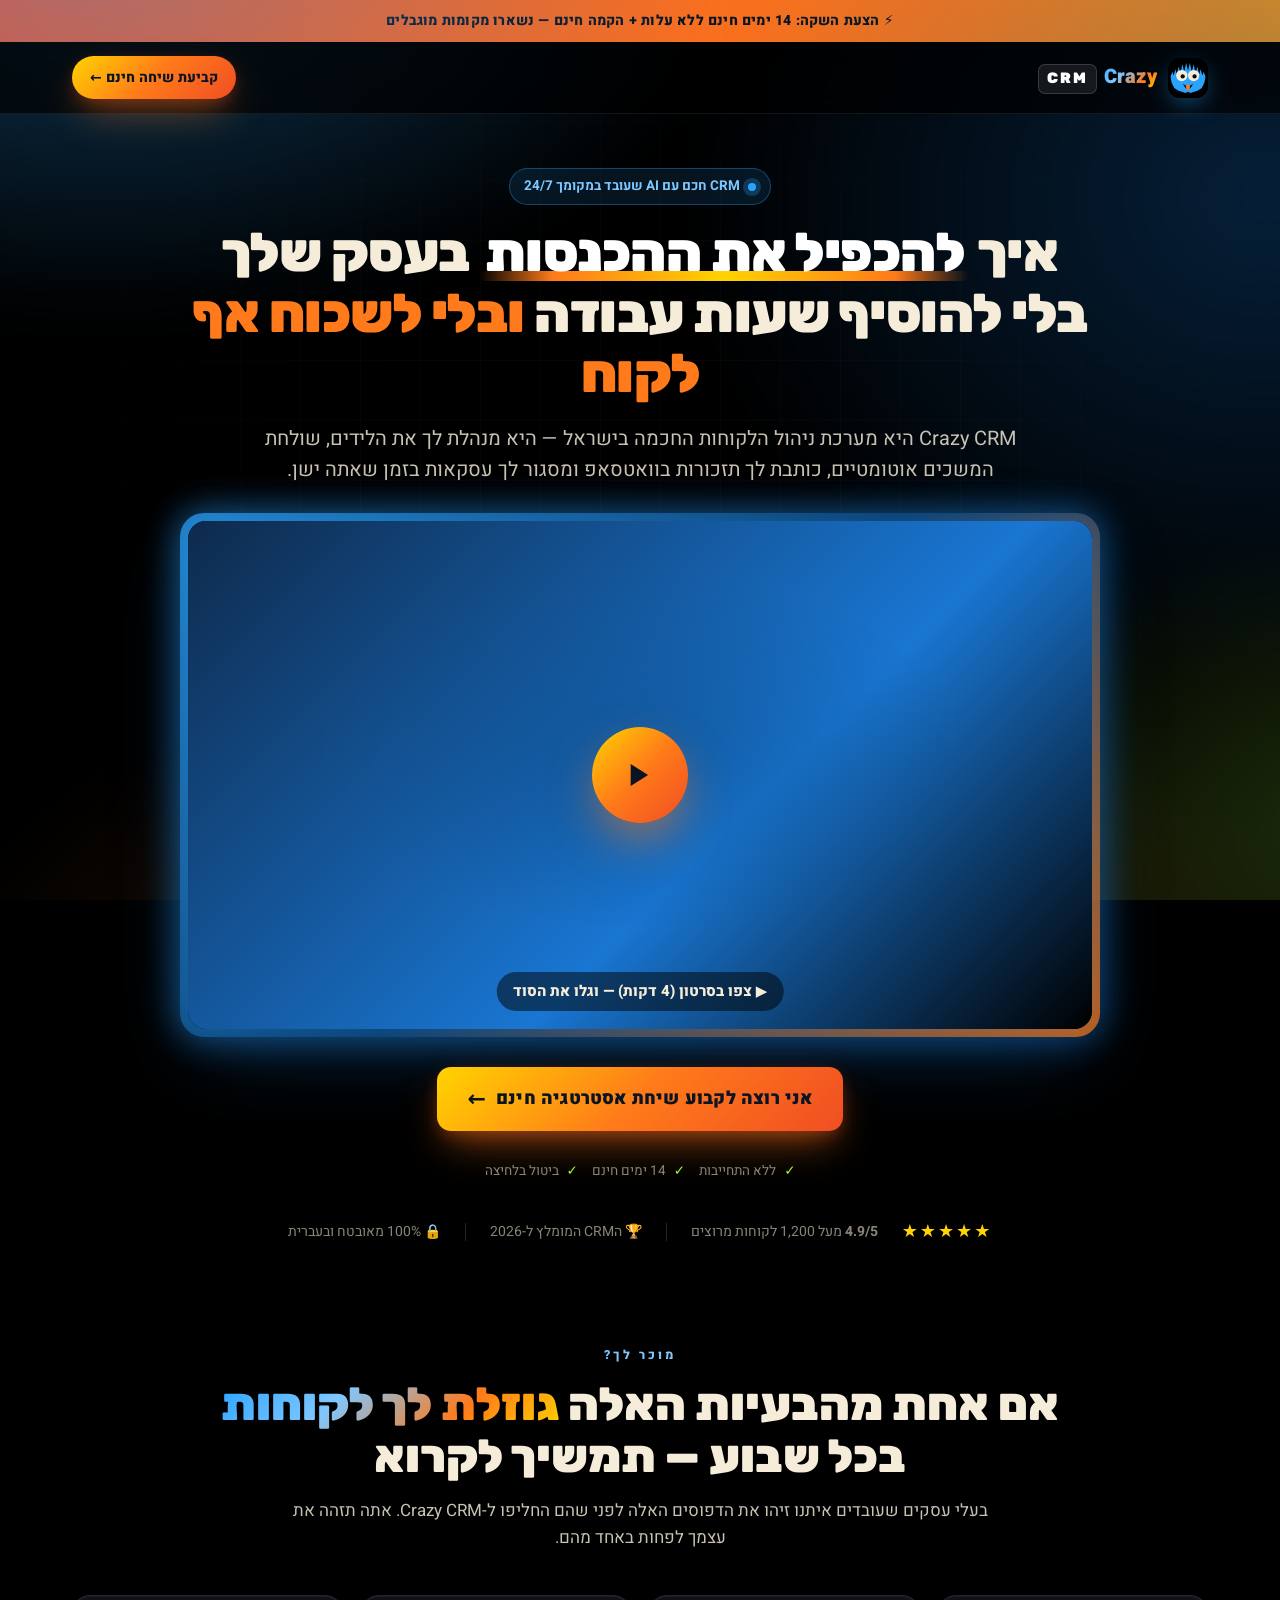
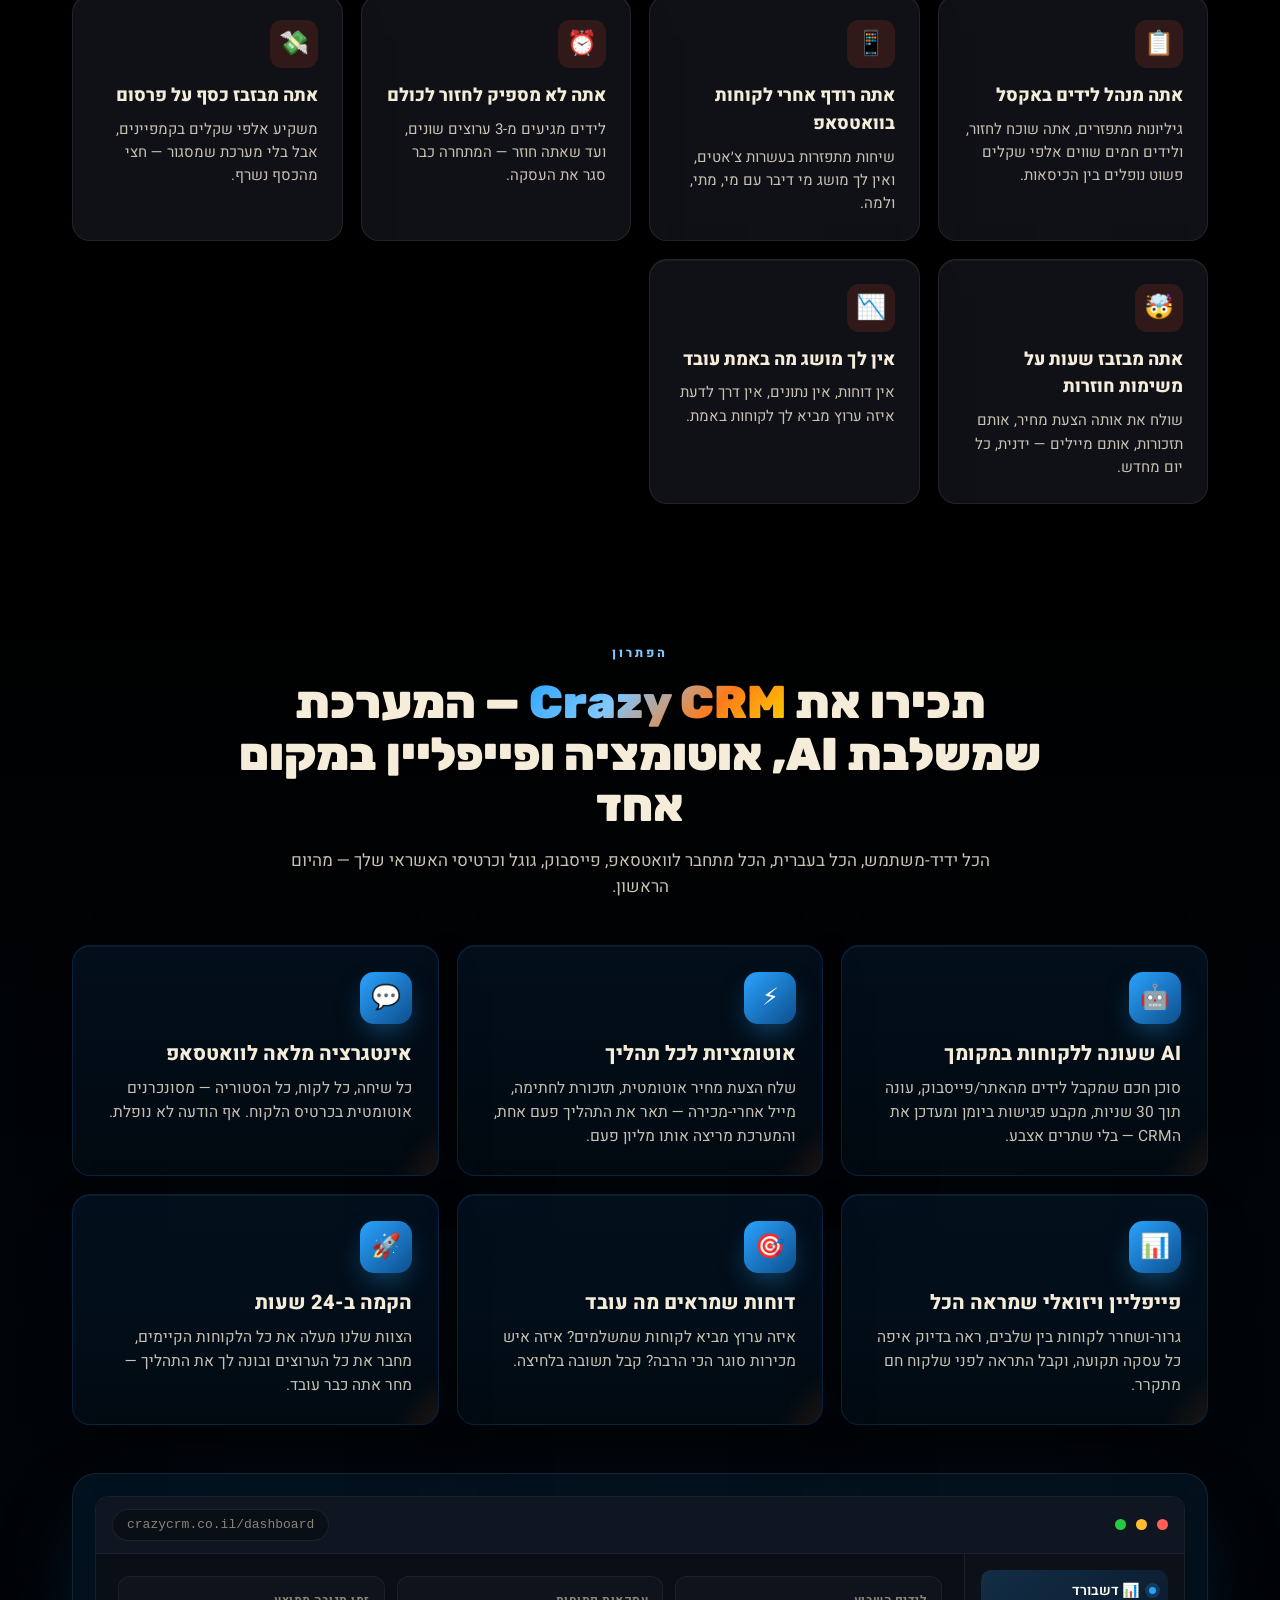
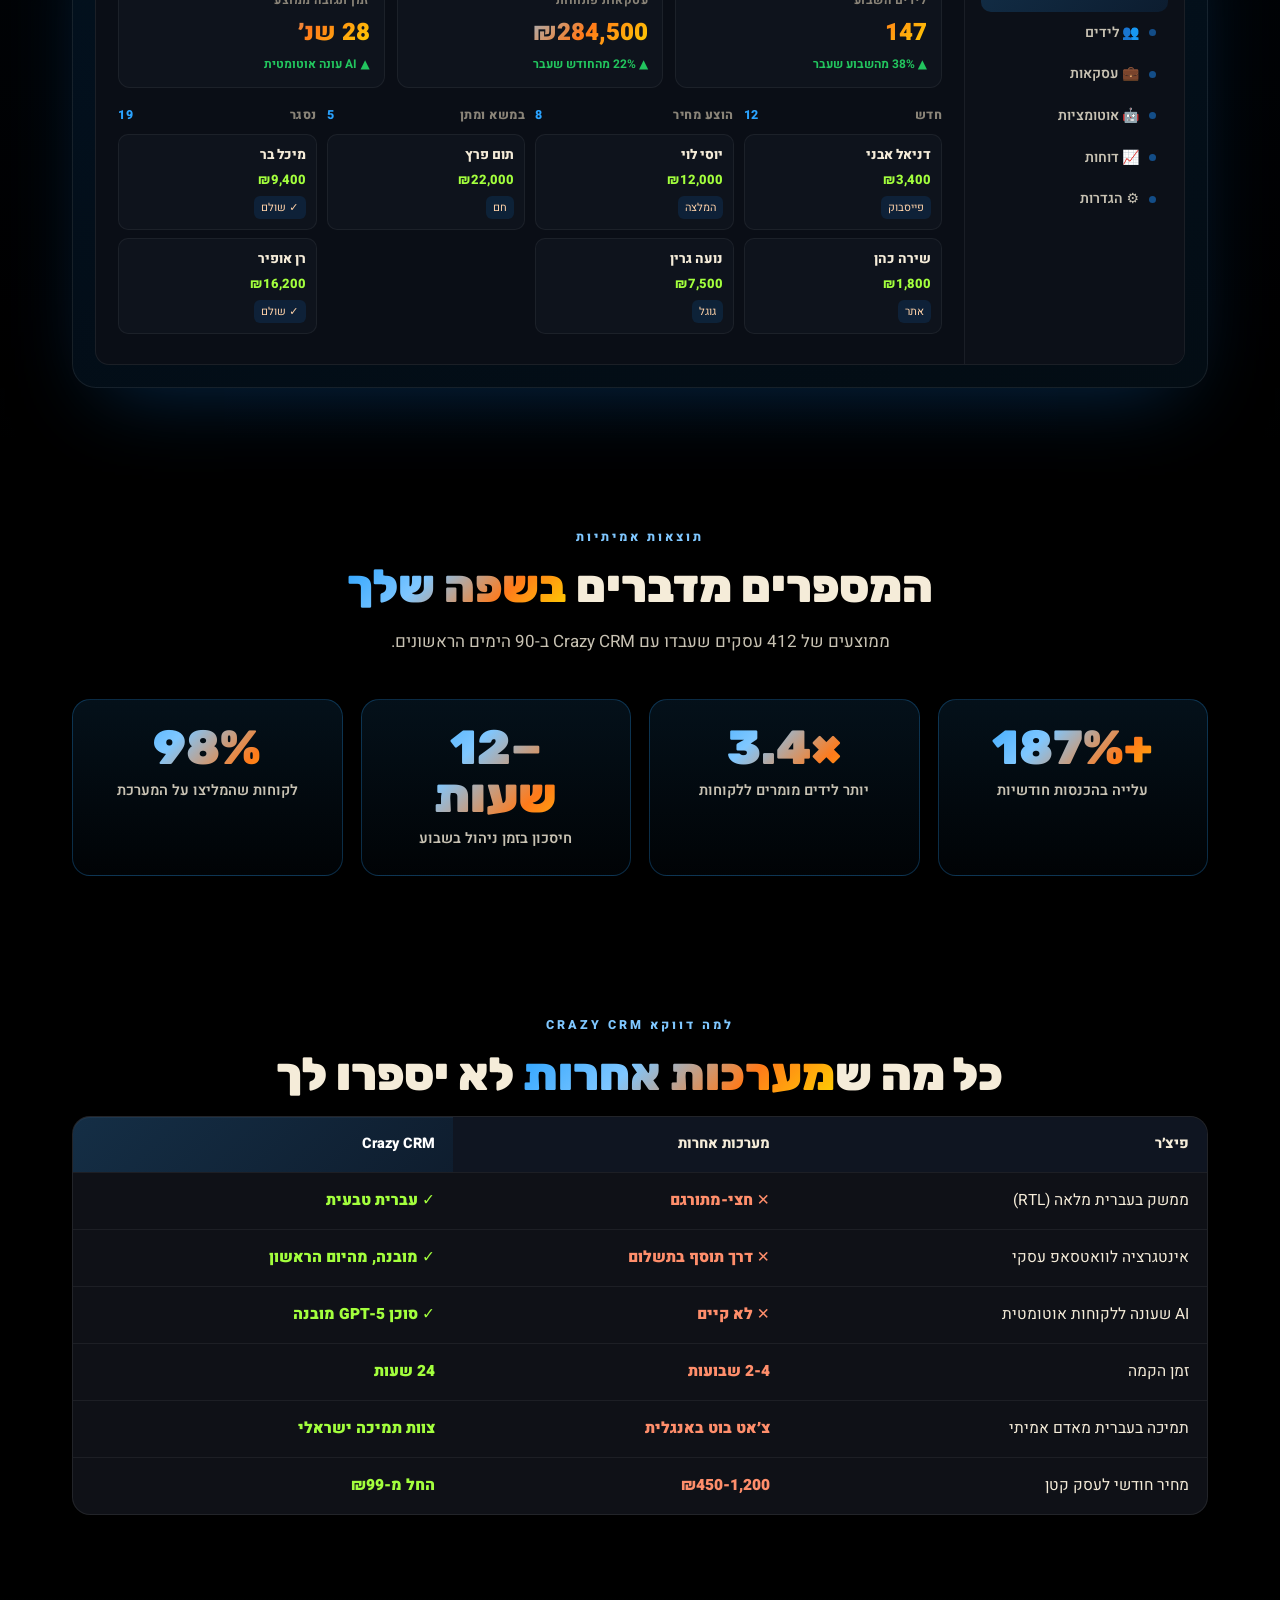
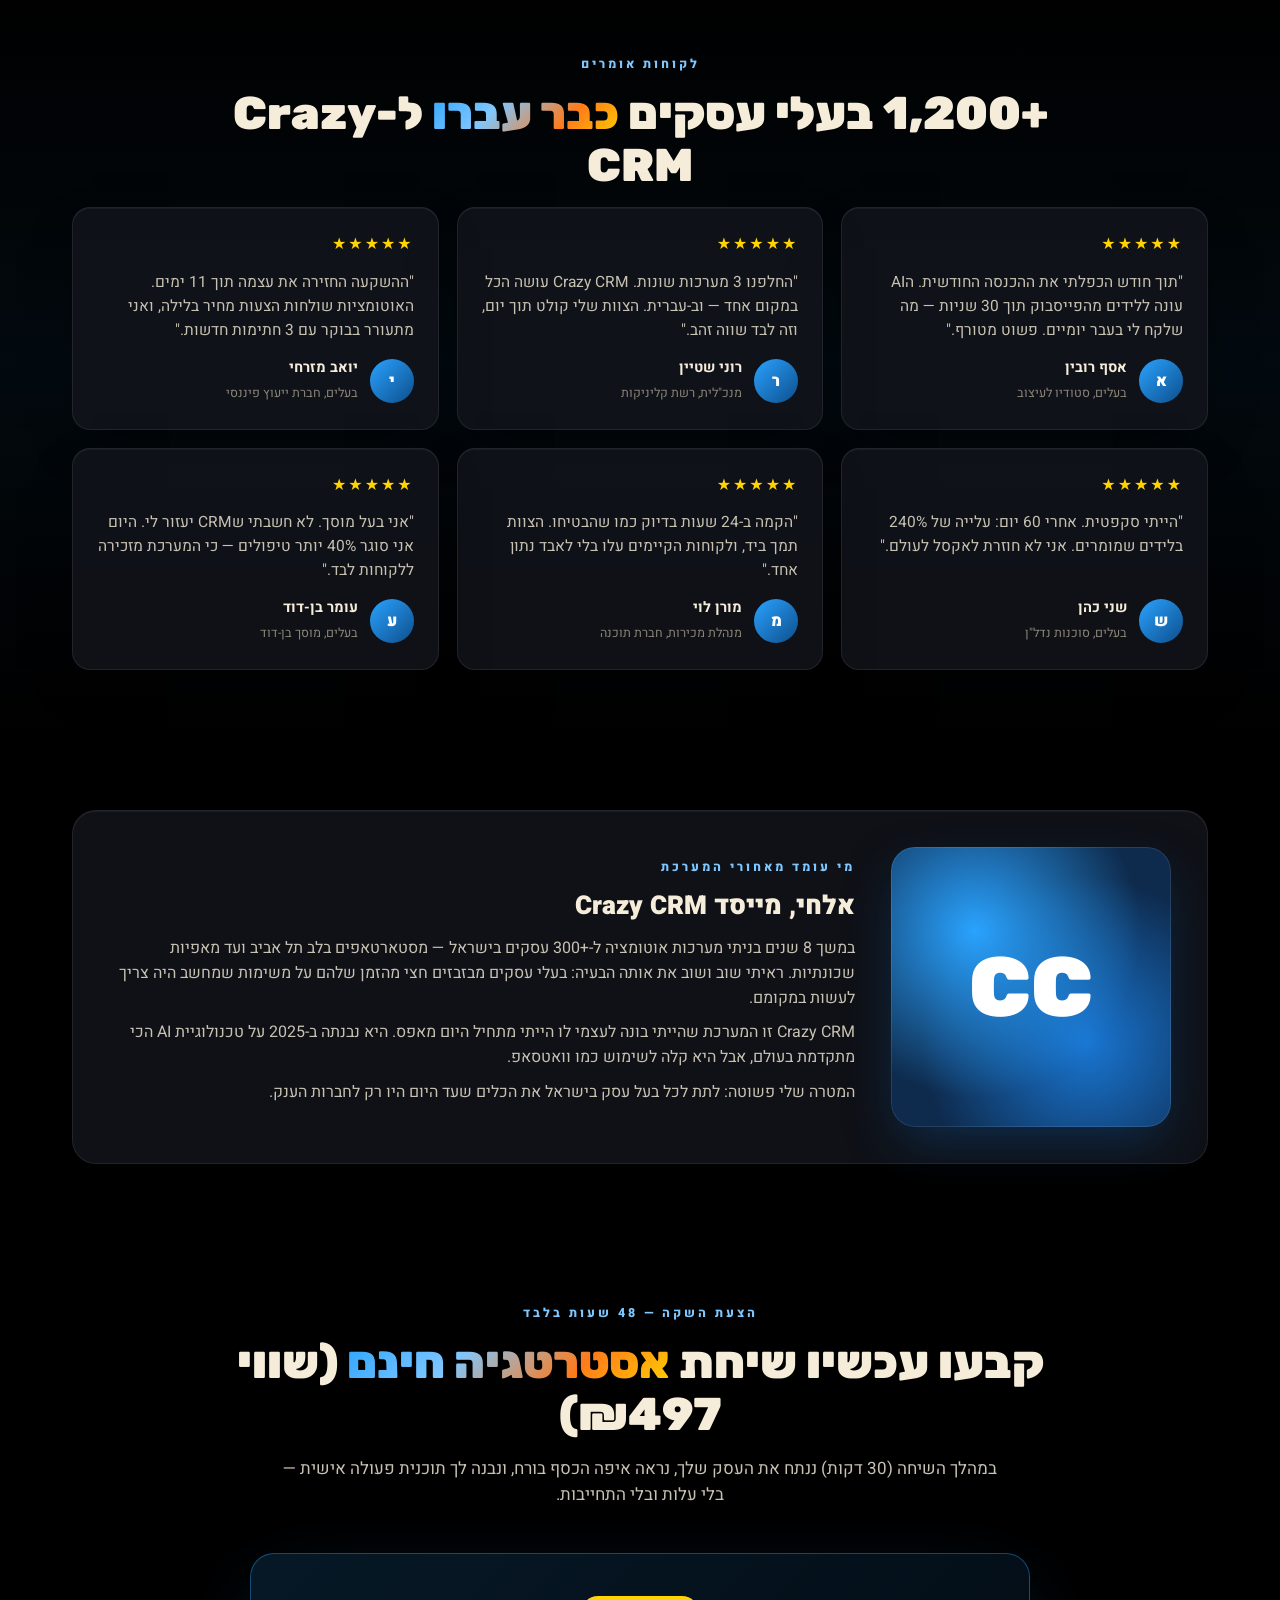
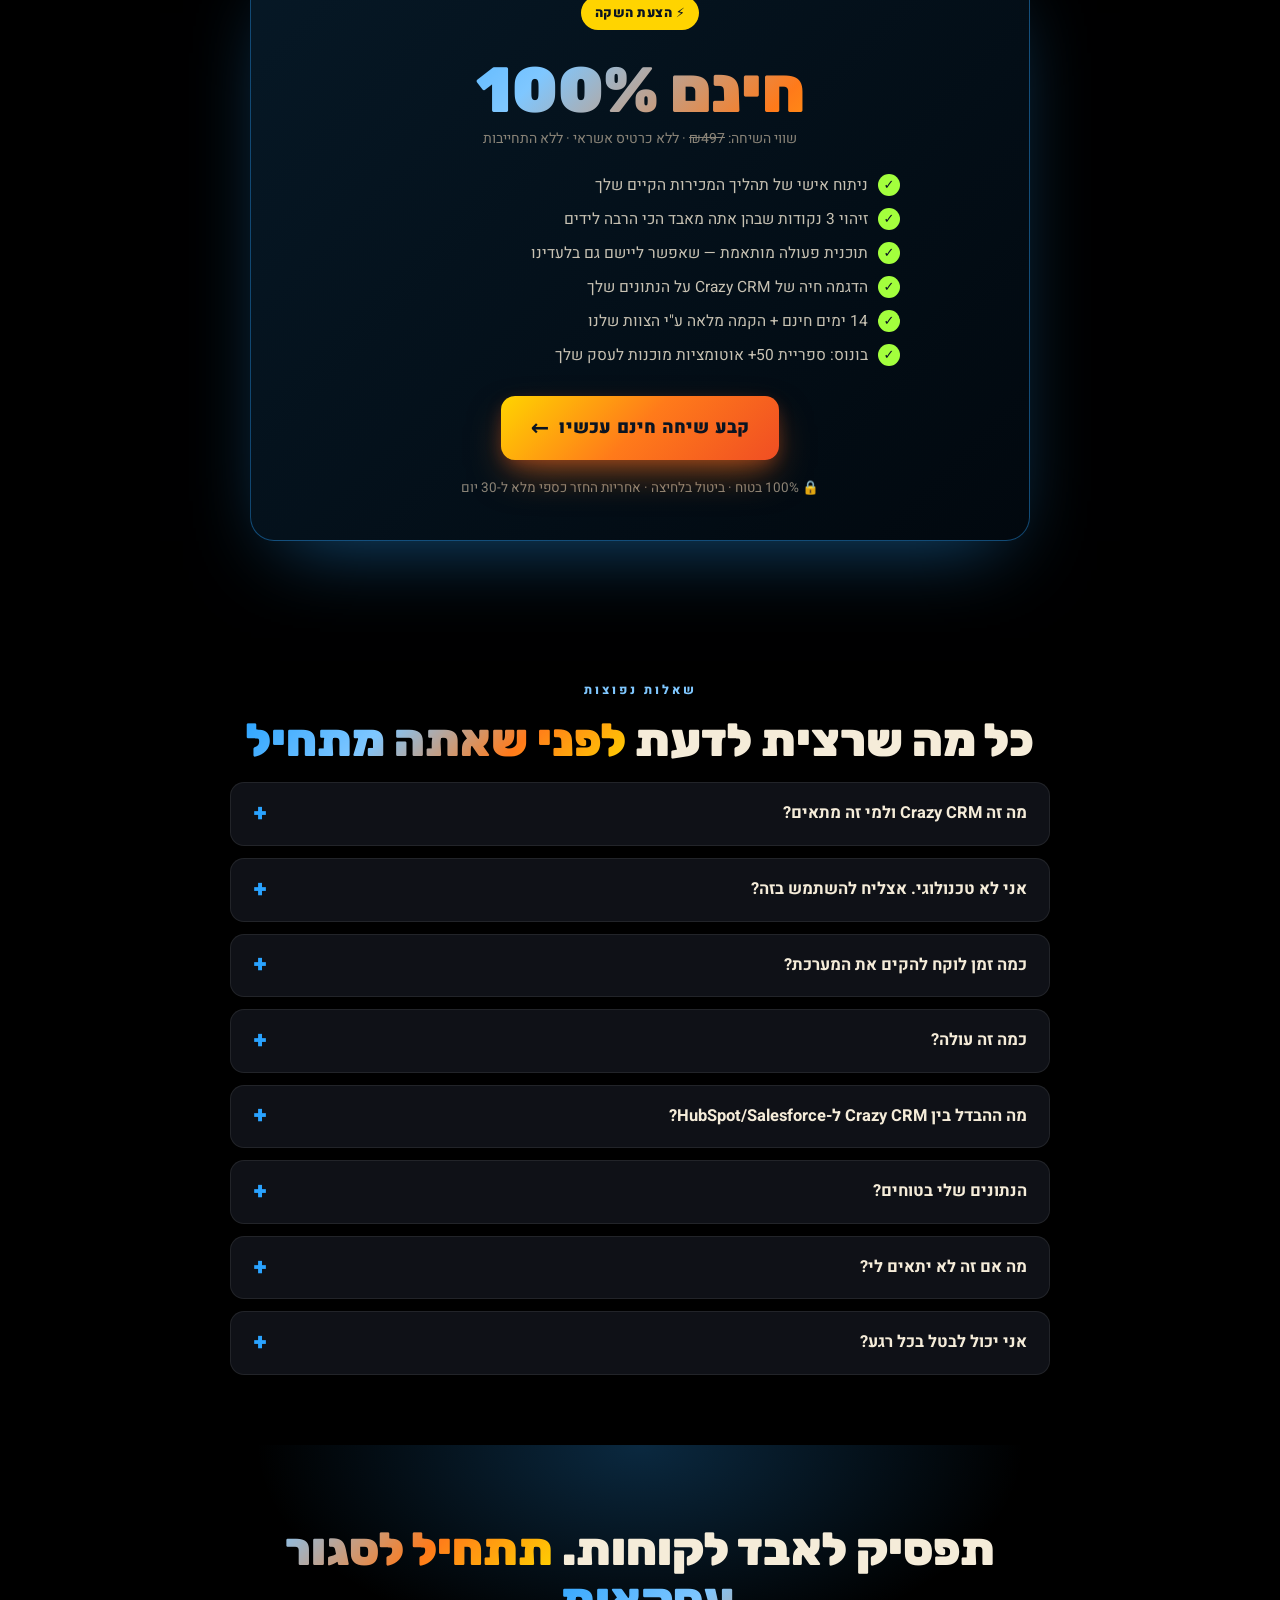
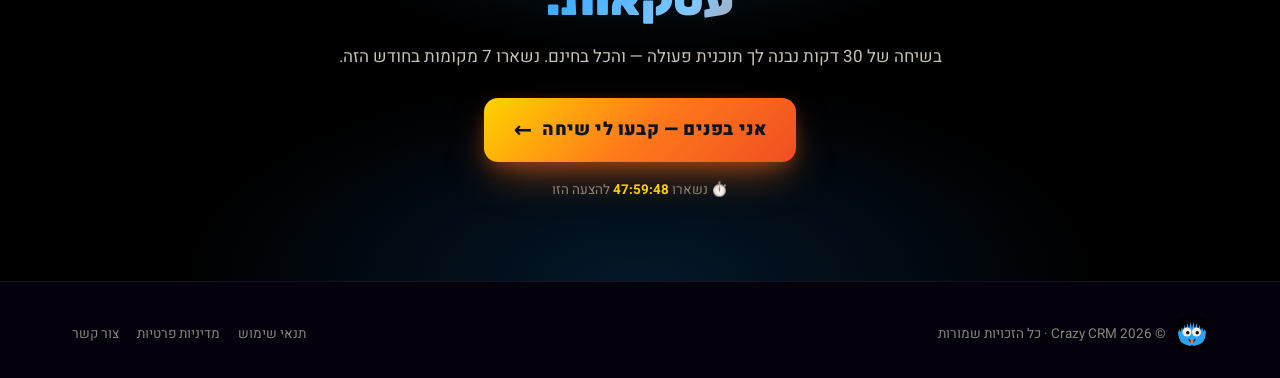
<file: crazy-crm-vsl.html>
<!DOCTYPE html>
<html lang="he" dir="rtl">
<head>
<meta charset="UTF-8">
<meta name="viewport" content="width=device-width, initial-scale=1.0">
<title>Crazy CRM | המערכת שתעיף לך את העסק קדימה</title>
<meta name="description" content="Crazy CRM — מערכת ניהול לקוחות חכמה עם AI, אוטומציות, ופייפליין שמסגור עסקאות בשבילך. צפו בסרטון וקבעו שיחת אסטרטגיה ללא עלות.">
<meta property="og:title" content="Crazy CRM | המערכת שמכפילה לך את ההכנסות">
<meta property="og:description" content="גלו איך CRM אחד חכם מחליף את כל הגיליונות, השכחות והפגישות שמתפספסות.">
<link rel="icon" type="image/svg+xml" href="data:image/svg+xml,%3Csvg viewBox='0 0 64 64' xmlns='http://www.w3.org/2000/svg'%3E%3Crect width='64' height='64' rx='14' fill='%23000'/%3E%3Cpath d='M4 30 L7 22 L9 28 L12 18 L14 26 L17 14 L20 24 L23 10 L26 22 L29 8 L32 20 L35 8 L38 22 L41 10 L44 24 L47 14 L50 26 L52 18 L55 28 L57 22 L60 30 L58 40 L54 48 L48 52 L42 54 L36 56 L32 54 L28 56 L22 54 L16 52 L10 48 L6 40 Z' fill='%232aa3ff'/%3E%3Ccircle cx='22' cy='28' r='9' fill='%23f5ecd9'/%3E%3Ccircle cx='41' cy='28' r='9' fill='%23f5ecd9'/%3E%3Ccircle cx='23.5' cy='29.5' r='3.4' fill='%230a0a10'/%3E%3Ccircle cx='42.5' cy='29.5' r='3.4' fill='%230a0a10'/%3E%3Cpath d='M24 41 Q32 48 40 41 L38 45 Q35 50 32 50 Q29 50 26 45 Z' fill='%230a0a10'/%3E%3Cpath d='M29 43 Q28 51 32 51 Q36 51 35 43 Z' fill='%23ff7a1a'/%3E%3C/svg%3E">
<link rel="preconnect" href="https://fonts.googleapis.com">
<link rel="preconnect" href="https://fonts.gstatic.com" crossorigin>
<link href="https://fonts.googleapis.com/css2?family=Heebo:wght@400;500;700;800;900&family=Rubik:wght@500;700;900&display=swap" rel="stylesheet">
<style>
:root{
  --bg-0:#000000;
  --bg-1:#0a0a10;
  --bg-2:#11121a;
  --panel:rgba(18,20,28,.85);
  --panel-line:rgba(255,255,255,.08);
  --text:#f5ecd9;
  --text-dim:#c8c2b3;
  --text-muted:#8a8478;
  --blue:#2aa3ff;
  --blue-deep:#1976d2;
  --blue-dark:#0d4e8c;
  --orange:#ff7a1a;
  --orange-deep:#f04e23;
  --cream:#f5ecd9;
  --yellow:#ffd400;
  --red:#ff3b30;
  --green:#22c55e;
  --lime:#a3ff3d;
  --grad-1:linear-gradient(135deg,#2aa3ff 0%,#0d4e8c 100%);
  --grad-2:linear-gradient(135deg,#ff7a1a 0%,#f04e23 100%);
  --grad-cta:linear-gradient(135deg,#ffd400 0%,#ff7a1a 50%,#f04e23 100%);
  --grad-text:linear-gradient(135deg,#2aa3ff 0%,#7fc7ff 35%,#ff7a1a 70%,#ffd400 100%);
  --grad-blue-orange:linear-gradient(135deg,#2aa3ff,#ff7a1a);
  --shadow-cta:0 18px 40px -10px rgba(255,122,26,.55), 0 6px 18px -4px rgba(240,78,35,.4);
  --shadow-card:0 20px 50px -20px rgba(0,0,0,.7), inset 0 1px 0 rgba(255,255,255,.05);
  --radius:18px;
  --max:1180px;
}

*{margin:0;padding:0;box-sizing:border-box;-webkit-tap-highlight-color:transparent;}
html,body{background:var(--bg-0);color:var(--text);font-family:'Heebo','Rubik',system-ui,sans-serif;-webkit-font-smoothing:antialiased;line-height:1.55;overflow-x:hidden;}
img,svg{display:block;max-width:100%;}
a{color:inherit;text-decoration:none;}
button{font-family:inherit;cursor:pointer;border:0;background:none;color:inherit;}
::selection{background:var(--blue);color:#fff;}

/* ─── ANIMATED BACKGROUND ───────────────────────────────── */
.bg-wrap{position:fixed;inset:0;z-index:0;overflow:hidden;pointer-events:none;}
.bg-wrap::before{
  content:"";position:absolute;inset:-20%;
  background:
    radial-gradient(60% 50% at 20% 10%,rgba(42,163,255,.35),transparent 60%),
    radial-gradient(50% 60% at 85% 30%,rgba(13,78,140,.4),transparent 65%),
    radial-gradient(70% 60% at 50% 100%,rgba(255,122,26,.22),transparent 60%),
    radial-gradient(40% 40% at 90% 80%,rgba(163,255,61,.18),transparent 60%);
  filter:blur(20px);
  animation:float 18s ease-in-out infinite;
}
.bg-wrap::after{
  content:"";position:absolute;inset:0;
  background-image:
    linear-gradient(rgba(255,255,255,.04) 1px,transparent 1px),
    linear-gradient(90deg,rgba(255,255,255,.04) 1px,transparent 1px);
  background-size:60px 60px;
  mask-image:radial-gradient(ellipse at center,#000 30%,transparent 75%);
  opacity:.5;
}
@keyframes float{
  0%,100%{transform:translate3d(0,0,0) scale(1);}
  50%{transform:translate3d(-2%,3%,0) scale(1.05);}
}

main{position:relative;z-index:1;}
.container{max-width:var(--max);margin:0 auto;padding:0 22px;}

/* ─── TOP BAR ───────────────────────────────────────────── */
.topbar{
  position:sticky;top:0;z-index:50;
  background:rgba(0,0,0,.7);
  backdrop-filter:blur(14px);
  border-bottom:1px solid var(--panel-line);
}
.topbar-inner{display:flex;align-items:center;justify-content:space-between;padding:14px 22px;max-width:var(--max);margin:0 auto;gap:14px;}
.logo{display:flex;align-items:center;gap:11px;font-weight:900;letter-spacing:.3px;font-size:20px;}
.logo-mark{
  width:40px;height:40px;flex-shrink:0;
  border-radius:12px;
  box-shadow:0 8px 24px -6px rgba(42,163,255,.6);
  transition:transform .25s ease;
}
.logo:hover .logo-mark{transform:rotate(-6deg) scale(1.06);}
.logo-text{display:flex;align-items:baseline;gap:7px;}
.logo-text .b1{background:var(--grad-text);-webkit-background-clip:text;background-clip:text;color:transparent;}
.logo-text .b2{
  font-family:'Rubik',sans-serif;font-weight:900;font-size:15px;
  letter-spacing:2px;color:#fff;
  background:rgba(255,255,255,.08);border:1px solid rgba(255,255,255,.15);
  padding:2px 8px;border-radius:7px;
}
.topbar a.cta-mini{
  background:var(--grad-cta);
  color:#0a1422;font-weight:800;
  padding:11px 18px;border-radius:999px;font-size:14px;
  box-shadow:var(--shadow-cta);
  transition:transform .2s ease, box-shadow .2s ease;
}
.topbar a.cta-mini:hover{transform:translateY(-2px) scale(1.03);}

/* ─── ATTENTION BAR ─────────────────────────────────────── */
.attention{
  background:linear-gradient(90deg,#f04e23,#ff7a1a,#ffd400,#ff7a1a,#f04e23);
  background-size:300% 100%;
  animation:slide 6s linear infinite;
  color:#0a1422;font-weight:800;text-align:center;
  padding:10px 14px;font-size:14px;letter-spacing:.2px;
}
@keyframes slide{0%{background-position:0% 50%}100%{background-position:300% 50%}}

/* ─── HERO ──────────────────────────────────────────────── */
.hero{padding:54px 0 30px;text-align:center;}
.kicker{
  display:inline-flex;align-items:center;gap:8px;
  background:rgba(42,163,255,.12);
  border:1px solid rgba(42,163,255,.35);
  color:#7fc7ff;font-weight:700;font-size:13.5px;
  padding:7px 14px;border-radius:999px;margin-bottom:18px;
}
.kicker .dot{width:8px;height:8px;border-radius:50%;background:#2aa3ff;box-shadow:0 0 0 5px rgba(42,163,255,.25);animation:pulse 1.6s infinite;}
@keyframes pulse{50%{box-shadow:0 0 0 10px rgba(42,163,255,0);}}

h1.hero-title{
  font-family:'Rubik','Heebo',sans-serif;
  font-weight:900;
  font-size:clamp(30px,4.4vw,54px);
  line-height:1.12;letter-spacing:-.5px;
  margin:0 auto 18px;max-width:900px;
  text-wrap:balance;
}
h1.hero-title .grad{background:var(--grad-text);-webkit-background-clip:text;background-clip:text;color:transparent;}
h1.hero-title .blue{color:var(--blue);}
h1.hero-title .orange{color:var(--orange);}
h1.hero-title .hl{
  position:relative;display:inline-block;color:#fff;
  padding:0 .1em;
}
h1.hero-title .hl::after{
  content:"";position:absolute;left:0;right:0;bottom:.05em;height:.18em;
  background:linear-gradient(90deg,transparent,#ff7a1a 15%,#ffd400 50%,#ff7a1a 85%,transparent);
  border-radius:99px;z-index:-1;
}

.hero-sub{
  font-size:clamp(16px,2vw,20px);color:var(--text-dim);
  max-width:780px;margin:0 auto 28px;
}

/* video frame */
.video-wrap{
  position:relative;
  max-width:920px;margin:0 auto;
  border-radius:24px;
  padding:8px;
  background:linear-gradient(135deg,rgba(42,163,255,.7),rgba(13,78,140,.7),rgba(255,122,26,.7));
  box-shadow:0 30px 80px -20px rgba(13,78,140,.5);
}
.video-wrap::before{
  content:"";position:absolute;inset:-2px;border-radius:26px;
  background:linear-gradient(135deg,#2aa3ff,#1976d2,#ff7a1a,#2aa3ff);
  background-size:300% 300%;
  z-index:-1;filter:blur(18px);opacity:.6;
  animation:slide 7s linear infinite;
}
.video-frame{
  position:relative;border-radius:18px;overflow:hidden;
  background:#000;aspect-ratio:16/9;
}
.video-frame iframe,
.video-frame .poster{position:absolute;inset:0;width:100%;height:100%;border:0;}
.poster{
  background:
    radial-gradient(60% 60% at 50% 45%,rgba(13,78,140,.5),transparent 60%),
    linear-gradient(135deg,#0e2a4c,#1976d2 60%,#000000);
  display:grid;place-items:center;cursor:pointer;
}
.poster .play{
  width:96px;height:96px;border-radius:50%;
  background:var(--grad-cta);
  display:grid;place-items:center;
  box-shadow:0 20px 50px -10px rgba(255,122,26,.7);
  transition:transform .25s ease;
}
.poster .play:hover{transform:scale(1.07);}
.poster .play svg{margin-inline-start:6px;}
.poster .label{position:absolute;bottom:18px;left:50%;transform:translateX(-50%);font-weight:800;font-size:15px;background:rgba(0,0,0,.5);padding:8px 16px;border-radius:999px;}

/* CTA */
.cta-row{margin:30px auto 6px;display:flex;flex-wrap:wrap;gap:14px;justify-content:center;align-items:center;}
.btn-cta{
  display:inline-flex;align-items:center;gap:10px;
  background:var(--grad-cta);
  color:#0a1422;font-weight:900;font-size:18px;letter-spacing:.2px;
  padding:18px 30px;border-radius:14px;
  box-shadow:var(--shadow-cta);
  transition:transform .2s ease, box-shadow .2s ease, filter .2s ease;
  position:relative;overflow:hidden;
}
.btn-cta::after{
  content:"";position:absolute;inset:0;
  background:linear-gradient(120deg,transparent 35%,rgba(255,255,255,.55) 50%,transparent 65%);
  transform:translateX(-100%);
}
.btn-cta:hover{transform:translateY(-3px) scale(1.02);}
.btn-cta:hover::after{transform:translateX(100%);transition:transform .8s ease;}
.btn-cta .arrow{font-size:22px;line-height:1;}

.cta-meta{color:var(--text-muted);font-size:13.5px;display:flex;align-items:center;gap:8px;}
.cta-meta .check{color:var(--lime);font-weight:900;}

/* social proof strip */
.proof{margin:36px auto 0;max-width:920px;display:flex;flex-wrap:wrap;gap:24px;justify-content:center;align-items:center;color:var(--text-muted);font-size:14px;}
.proof .stars{color:#ffd400;letter-spacing:2px;font-size:18px;}
.proof .divider{width:1px;height:18px;background:rgba(255,255,255,.15);}

/* ─── SECTIONS BASE ─────────────────────────────────────── */
section{padding:70px 0;position:relative;}
.eyebrow{
  text-align:center;color:#7fc7ff;font-weight:800;letter-spacing:3px;
  text-transform:uppercase;font-size:12.5px;margin-bottom:14px;
}
h2.section-title{
  text-align:center;font-family:'Rubik','Heebo',sans-serif;
  font-weight:900;font-size:clamp(28px,3.8vw,46px);line-height:1.12;
  max-width:880px;margin:0 auto 16px;
}
h2.section-title .grad{background:var(--grad-text);-webkit-background-clip:text;background-clip:text;color:transparent;}
.section-sub{text-align:center;color:var(--text-dim);max-width:720px;margin:0 auto 44px;font-size:17px;}

/* ─── PAIN SECTION ──────────────────────────────────────── */
.pain-grid{display:grid;grid-template-columns:repeat(auto-fit,minmax(260px,1fr));gap:18px;}
.pain-card{
  background:var(--panel);
  border:1px solid var(--panel-line);
  border-radius:var(--radius);
  padding:24px;
  position:relative;
  box-shadow:var(--shadow-card);
  transition:transform .25s ease,border-color .25s ease;
}
.pain-card:hover{transform:translateY(-4px);border-color:rgba(42,163,255,.4);}
.pain-icon{
  width:48px;height:48px;border-radius:12px;display:grid;place-items:center;
  background:rgba(240,78,35,.15);color:#ff8e6b;font-size:24px;margin-bottom:14px;
}
.pain-card h3{font-size:18px;font-weight:800;margin-bottom:8px;}
.pain-card p{color:var(--text-dim);font-size:15px;}

/* ─── SOLUTION / FEATURES ───────────────────────────────── */
.features{display:grid;grid-template-columns:repeat(auto-fit,minmax(280px,1fr));gap:18px;}
.feature{
  background:linear-gradient(180deg,rgba(13,78,140,.16),rgba(42,163,255,.04));
  border:1px solid rgba(13,78,140,.35);
  border-radius:var(--radius);padding:26px;
  box-shadow:var(--shadow-card);
  position:relative;overflow:hidden;
}
.feature::before{
  content:"";position:absolute;inset:auto -40% -60% auto;width:200px;height:200px;border-radius:50%;
  background:radial-gradient(circle,rgba(255,122,26,.25),transparent 70%);
}
.feature .ic{
  width:52px;height:52px;border-radius:14px;
  background:var(--grad-1);
  display:grid;place-items:center;color:#fff;font-size:24px;font-weight:900;
  margin-bottom:14px;box-shadow:0 12px 30px -10px rgba(42,163,255,.6);
}
.feature h3{font-size:20px;font-weight:800;margin-bottom:8px;}
.feature p{color:var(--text-dim);font-size:15.5px;}

/* ─── DEMO MOCKUP ───────────────────────────────────────── */
.demo{
  margin-top:48px;
  background:linear-gradient(135deg,rgba(13,78,140,.18),rgba(42,163,255,.08));
  border:1px solid rgba(255,255,255,.08);
  border-radius:24px;padding:22px;
  box-shadow:0 30px 80px -30px rgba(13,78,140,.55);
}
.demo-window{
  background:#0a0e16;border-radius:14px;overflow:hidden;border:1px solid rgba(255,255,255,.07);
}
.demo-bar{
  display:flex;align-items:center;gap:10px;padding:12px 16px;
  background:#0f1521;border-bottom:1px solid rgba(255,255,255,.06);
}
.demo-bar .dot{width:11px;height:11px;border-radius:50%;}
.demo-bar .dot.r{background:#ff5f57;}
.demo-bar .dot.y{background:#febc2e;}
.demo-bar .dot.g{background:#28c840;}
.demo-bar .url{
  margin-inline-start:auto;font-family:monospace;font-size:13px;color:var(--text-muted);
  background:#0a0e16;padding:5px 14px;border-radius:999px;border:1px solid rgba(255,255,255,.08);
}
.demo-body{display:grid;grid-template-columns:220px 1fr;min-height:380px;}
.demo-side{background:#0c1018;padding:16px;border-inline-end:1px solid rgba(255,255,255,.06);}
.demo-side .li{display:flex;align-items:center;gap:10px;padding:10px 12px;border-radius:10px;color:var(--text-dim);font-size:14px;font-weight:600;}
.demo-side .li.active{background:linear-gradient(135deg,rgba(42,163,255,.2),rgba(13,78,140,.2));color:#fff;}
.demo-side .li::before{content:"";width:7px;height:7px;border-radius:50%;background:#1976d2;opacity:.6;}
.demo-side .li.active::before{background:#2aa3ff;opacity:1;box-shadow:0 0 0 4px rgba(42,163,255,.2);}
.demo-main{padding:22px;}
.demo-kpis{display:grid;grid-template-columns:repeat(3,1fr);gap:12px;margin-bottom:18px;}
.kpi{background:#0e131c;border:1px solid rgba(255,255,255,.06);border-radius:12px;padding:14px;}
.kpi .lbl{font-size:12px;color:var(--text-muted);font-weight:700;letter-spacing:.5px;text-transform:uppercase;}
.kpi .val{font-size:24px;font-weight:900;margin-top:4px;}
.kpi .val.a{background:var(--grad-text);-webkit-background-clip:text;background-clip:text;color:transparent;}
.kpi .delta{font-size:12px;color:var(--green);font-weight:700;margin-top:4px;}
.kpi .delta.red{color:#ff8e6b;}
.pipeline{display:grid;grid-template-columns:repeat(4,1fr);gap:10px;}
.col-h{font-size:12.5px;font-weight:800;color:var(--text-muted);text-transform:uppercase;letter-spacing:.5px;margin-bottom:8px;display:flex;justify-content:space-between;}
.col-h .num{color:#2aa3ff;}
.lead{
  background:#0e131c;border:1px solid rgba(255,255,255,.06);border-radius:10px;
  padding:10px;margin-bottom:8px;font-size:13.5px;
}
.lead .nm{font-weight:800;}
.lead .v{color:var(--lime);font-weight:800;font-size:13px;margin-top:4px;}
.lead .tag{display:inline-block;font-size:11px;background:rgba(13,78,140,.25);color:#ffd2a8;padding:3px 7px;border-radius:6px;margin-top:6px;}

/* ─── COMPARISON TABLE ──────────────────────────────────── */
.compare{
  background:var(--panel);border:1px solid var(--panel-line);
  border-radius:var(--radius);overflow:hidden;box-shadow:var(--shadow-card);
}
.compare table{width:100%;border-collapse:collapse;}
.compare th,.compare td{padding:16px 18px;text-align:start;border-bottom:1px solid rgba(255,255,255,.06);font-size:15.5px;}
.compare th{font-weight:800;background:#0f1521;font-size:14.5px;}
.compare th.you{background:linear-gradient(135deg,rgba(42,163,255,.2),rgba(13,78,140,.2));color:#fff;}
.compare .yes{color:var(--lime);font-weight:900;}
.compare .no{color:#ff8e6b;font-weight:900;}
.compare tr:last-child td{border-bottom:0;}

/* ─── TESTIMONIALS ─────────────────────────────────────── */
.testimonials{display:grid;grid-template-columns:repeat(auto-fit,minmax(280px,1fr));gap:18px;}
.testi{
  background:var(--panel);border:1px solid var(--panel-line);
  border-radius:var(--radius);padding:24px;box-shadow:var(--shadow-card);
  display:flex;flex-direction:column;gap:14px;
}
.testi .stars{color:#ffd400;letter-spacing:2px;}
.testi .quote{font-size:15.5px;color:var(--text-dim);}
.testi .who{display:flex;align-items:center;gap:12px;margin-top:auto;}
.avatar{width:44px;height:44px;border-radius:50%;background:var(--grad-1);display:grid;place-items:center;font-weight:900;color:#fff;}
.who .meta b{display:block;font-size:14.5px;}
.who .meta span{font-size:12.5px;color:var(--text-muted);}

/* ─── RESULTS / STATS ───────────────────────────────────── */
.stats{display:grid;grid-template-columns:repeat(auto-fit,minmax(200px,1fr));gap:18px;}
.stat{
  background:linear-gradient(180deg,rgba(42,163,255,.1),rgba(13,78,140,.04));
  border:1px solid rgba(42,163,255,.25);
  border-radius:var(--radius);padding:24px;text-align:center;
}
.stat .big{font-family:'Rubik',sans-serif;font-weight:900;font-size:48px;background:var(--grad-text);-webkit-background-clip:text;background-clip:text;color:transparent;line-height:1;}
.stat .lbl{margin-top:8px;color:var(--text-dim);font-size:14.5px;font-weight:600;}

/* ─── HOST / ABOUT ─────────────────────────────────────── */
.host{
  display:grid;grid-template-columns:280px 1fr;gap:36px;align-items:center;
  background:var(--panel);border:1px solid var(--panel-line);
  border-radius:24px;padding:36px;box-shadow:var(--shadow-card);
}
.host-photo{
  aspect-ratio:1;border-radius:24px;
  background:
    radial-gradient(circle at 30% 30%,#2aa3ff,transparent 60%),
    radial-gradient(circle at 70% 70%,#1976d2,transparent 60%),
    #0e2a4c;
  display:grid;place-items:center;font-family:'Rubik',sans-serif;font-weight:900;font-size:84px;color:#fff;
  box-shadow:inset 0 0 0 1px rgba(255,255,255,.1),0 20px 50px -10px rgba(13,78,140,.5);
}
.host h3{font-size:26px;font-weight:900;margin-bottom:10px;}
.host p{color:var(--text-dim);font-size:16px;margin-bottom:10px;}

/* ─── PRICE / OFFER ─────────────────────────────────────── */
.offer{
  background:linear-gradient(135deg,rgba(42,163,255,.15),rgba(13,78,140,.1));
  border:1px solid rgba(42,163,255,.4);
  border-radius:24px;padding:42px;text-align:center;
  box-shadow:0 30px 80px -30px rgba(42,163,255,.5);
  max-width:780px;margin:0 auto;position:relative;overflow:hidden;
}
.offer .badge{
  display:inline-block;background:var(--yellow);color:#0a1422;font-weight:900;
  padding:7px 14px;border-radius:999px;font-size:13px;margin-bottom:14px;letter-spacing:.5px;
}
.offer .price{font-family:'Rubik',sans-serif;font-weight:900;font-size:64px;line-height:1;margin:14px 0 6px;background:var(--grad-text);-webkit-background-clip:text;background-clip:text;color:transparent;}
.offer .price-sub{color:var(--text-muted);font-size:14px;margin-bottom:18px;}
.offer .list{text-align:start;max-width:520px;margin:24px auto 28px;display:grid;gap:10px;}
.offer .list li{display:flex;align-items:flex-start;gap:10px;color:var(--text-dim);font-size:15.5px;list-style:none;}
.offer .list li::before{content:"✓";color:#0a1422;background:var(--lime);width:22px;height:22px;border-radius:50%;display:inline-grid;place-items:center;font-weight:900;flex-shrink:0;font-size:13px;}
.offer .guarantee{margin-top:18px;color:var(--text-muted);font-size:13.5px;}

/* ─── FAQ ───────────────────────────────────────────────── */
.faq{max-width:820px;margin:0 auto;display:grid;gap:12px;}
.faq details{
  background:var(--panel);border:1px solid var(--panel-line);
  border-radius:14px;padding:0;overflow:hidden;
}
.faq summary{
  list-style:none;cursor:pointer;padding:18px 22px;font-weight:700;font-size:16.5px;
  display:flex;align-items:center;justify-content:space-between;gap:12px;
}
.faq summary::-webkit-details-marker{display:none;}
.faq summary::after{
  content:"+";font-size:24px;font-weight:900;color:#2aa3ff;transition:transform .2s ease;line-height:1;
}
.faq details[open] summary::after{transform:rotate(45deg);}
.faq .a{padding:0 22px 20px;color:var(--text-dim);font-size:15.5px;}

/* ─── FINAL CTA ────────────────────────────────────────── */
.final-cta{
  text-align:center;padding:80px 22px;
  background:
    radial-gradient(50% 80% at 50% 0%,rgba(42,163,255,.25),transparent 60%),
    radial-gradient(60% 80% at 50% 100%,rgba(13,78,140,.3),transparent 60%);
}
.final-cta h2{font-family:'Rubik',sans-serif;font-weight:900;font-size:clamp(28px,4vw,46px);line-height:1.1;max-width:820px;margin:0 auto 18px;}
.final-cta p{color:var(--text-dim);font-size:17px;max-width:680px;margin:0 auto 28px;}

/* ─── FOOTER ───────────────────────────────────────────── */
footer{padding:36px 0 28px;border-top:1px solid var(--panel-line);background:#04000c;}
.footer-inner{display:flex;flex-wrap:wrap;gap:18px;justify-content:space-between;align-items:center;color:var(--text-muted);font-size:13.5px;}
.footer-inner a{color:var(--text-muted);}
.footer-inner a:hover{color:#fff;}

/* ─── STICKY MOBILE CTA ────────────────────────────────── */
.sticky-cta{
  display:none;
  position:fixed;left:12px;right:12px;bottom:12px;z-index:60;
  background:var(--grad-cta);color:#0a1422;font-weight:900;
  padding:16px;border-radius:14px;text-align:center;font-size:16px;
  box-shadow:var(--shadow-cta);
}

/* ─── RESPONSIVE ────────────────────────────────────────── */
@media (max-width:900px){
  .host{grid-template-columns:1fr;text-align:center;padding:24px;}
  .host-photo{max-width:220px;margin:0 auto;}
  .demo-body{grid-template-columns:1fr;}
  .demo-side{display:flex;flex-wrap:wrap;gap:6px;border-inline-end:0;border-bottom:1px solid rgba(255,255,255,.06);}
  .demo-side .li{flex:1 1 40%;}
  .pipeline{grid-template-columns:repeat(2,1fr);}
  section{padding:50px 0;}
}
@media (max-width:640px){
  .topbar a.cta-mini{padding:9px 14px;font-size:13px;}
  .demo-kpis{grid-template-columns:1fr;}
  .offer{padding:26px 18px;}
  .offer .price{font-size:50px;}
  .sticky-cta{display:block;}
  main{padding-bottom:88px;}
  .btn-cta{padding:16px 22px;font-size:16px;}
}
</style>
</head>
<body>
<div class="bg-wrap" aria-hidden="true"></div>

<!-- ATTENTION BAR -->
<div class="attention">⚡ הצעת השקה: 14 ימים חינם ללא עלות + הקמה חינם — נשארו מקומות מוגבלים</div>

<!-- TOP BAR -->
<header class="topbar">
  <div class="topbar-inner">
    <a class="logo" href="#">
      <svg class="logo-mark" viewBox="0 0 64 64" xmlns="http://www.w3.org/2000/svg" aria-hidden="true">
        <rect width="64" height="64" rx="14" fill="#000"/>
        <path d="M4 30 L7 22 L9 28 L12 18 L14 26 L17 14 L20 24 L23 10 L26 22 L29 8 L32 20 L35 8 L38 22 L41 10 L44 24 L47 14 L50 26 L52 18 L55 28 L57 22 L60 30 L58 40 L54 48 L48 52 L42 54 L36 56 L32 54 L28 56 L22 54 L16 52 L10 48 L6 40 Z" fill="#2aa3ff"/>
        <circle cx="22" cy="28" r="9" fill="#f5ecd9"/>
        <circle cx="41" cy="28" r="9" fill="#f5ecd9"/>
        <circle cx="23.5" cy="29.5" r="3.4" fill="#0a0a10"/>
        <circle cx="42.5" cy="29.5" r="3.4" fill="#0a0a10"/>
        <path d="M24 41 Q32 48 40 41 L38 45 Q35 50 32 50 Q29 50 26 45 Z" fill="#0a0a10"/>
        <path d="M29 43 Q28 51 32 51 Q36 51 35 43 Z" fill="#ff7a1a"/>
      </svg>
      <span class="logo-text"><span class="b1">Crazy</span><span class="b2">CRM</span></span>
    </a>
    <a href="#cta" class="cta-mini">קביעת שיחה חינם ←</a>
  </div>
</header>

<main>

<!-- HERO -->
<section class="hero">
  <div class="container">
    <span class="kicker"><span class="dot"></span> CRM חכם עם AI שעובד במקומך 24/7</span>
    <h1 class="hero-title">
      איך <span class="hl">להכפיל את ההכנסות</span> בעסק שלך<br>
      בלי להוסיף שעות עבודה <span class="orange">ובלי לשכוח אף לקוח</span>
    </h1>
    <p class="hero-sub">
      Crazy CRM היא מערכת ניהול הלקוחות החכמה בישראל — היא מנהלת לך את הלידים, שולחת המשכים אוטומטיים, כותבת לך תזכורות בוואטסאפ ומסגור לך עסקאות בזמן שאתה ישן.
    </p>

    <div class="video-wrap">
      <div class="video-frame" id="videoFrame">
        <div class="poster" id="poster" role="button" aria-label="הפעל סרטון">
          <div class="play" aria-hidden="true">
            <svg width="38" height="38" viewBox="0 0 24 24" fill="#0a1422"><path d="M8 5v14l11-7z"/></svg>
          </div>
          <div class="label">▶ צפו בסרטון (4 דקות) — וגלו את הסוד</div>
        </div>
      </div>
    </div>

    <div class="cta-row">
      <a href="#cta" class="btn-cta">
        <span>אני רוצה לקבוע שיחת אסטרטגיה חינם</span>
        <span class="arrow">←</span>
      </a>
    </div>
    <div class="cta-row">
      <div class="cta-meta"><span class="check">✓</span> ללא התחייבות</div>
      <div class="cta-meta"><span class="check">✓</span> 14 ימים חינם</div>
      <div class="cta-meta"><span class="check">✓</span> ביטול בלחיצה</div>
    </div>

    <div class="proof">
      <span class="stars">★★★★★</span>
      <span><b>4.9/5</b> מעל 1,200 לקוחות מרוצים</span>
      <span class="divider"></span>
      <span>🏆 הCRM המומלץ ל-2026</span>
      <span class="divider"></span>
      <span>🔒 100% מאובטח ובעברית</span>
    </div>
  </div>
</section>

<!-- PAIN -->
<section>
  <div class="container">
    <div class="eyebrow">מוכר לך?</div>
    <h2 class="section-title">אם אחת מהבעיות האלה <span class="grad">גוזלת לך לקוחות</span> בכל שבוע — תמשיך לקרוא</h2>
    <p class="section-sub">בעלי עסקים שעובדים איתנו זיהו את הדפוסים האלה לפני שהם החליפו ל-Crazy CRM. אתה תזהה את עצמך לפחות באחד מהם.</p>

    <div class="pain-grid">
      <div class="pain-card"><div class="pain-icon">📋</div><h3>אתה מנהל לידים באקסל</h3><p>גיליונות מתפזרים, אתה שוכח לחזור, ולידים חמים שווים אלפי שקלים פשוט נופלים בין הכיסאות.</p></div>
      <div class="pain-card"><div class="pain-icon">📱</div><h3>אתה רודף אחרי לקוחות בוואטסאפ</h3><p>שיחות מתפזרות בעשרות צ׳אטים, ואין לך מושג מי דיבר עם מי, מתי, ולמה.</p></div>
      <div class="pain-card"><div class="pain-icon">⏰</div><h3>אתה לא מספיק לחזור לכולם</h3><p>לידים מגיעים מ-3 ערוצים שונים, ועד שאתה חוזר — המתחרה כבר סגר את העסקה.</p></div>
      <div class="pain-card"><div class="pain-icon">💸</div><h3>אתה מבזבז כסף על פרסום</h3><p>משקיע אלפי שקלים בקמפיינים, אבל בלי מערכת שמסגור — חצי מהכסף נשרף.</p></div>
      <div class="pain-card"><div class="pain-icon">🤯</div><h3>אתה מבזבז שעות על משימות חוזרות</h3><p>שולח את אותה הצעת מחיר, אותם תזכורות, אותם מיילים — ידנית, כל יום מחדש.</p></div>
      <div class="pain-card"><div class="pain-icon">📉</div><h3>אין לך מושג מה באמת עובד</h3><p>אין דוחות, אין נתונים, אין דרך לדעת איזה ערוץ מביא לך לקוחות באמת.</p></div>
    </div>
  </div>
</section>

<!-- SOLUTION -->
<section style="background:linear-gradient(180deg,transparent,rgba(13,78,140,.07),transparent);">
  <div class="container">
    <div class="eyebrow">הפתרון</div>
    <h2 class="section-title">תכירו את <span class="grad">Crazy CRM</span> — המערכת שמשלבת AI, אוטומציה ופייפליין במקום אחד</h2>
    <p class="section-sub">הכל ידיד-משתמש, הכל בעברית, הכל מתחבר לוואטסאפ, פייסבוק, גוגל וכרטיסי האשראי שלך — מהיום הראשון.</p>

    <div class="features">
      <div class="feature"><div class="ic">🤖</div><h3>AI שעונה ללקוחות במקומך</h3><p>סוכן חכם שמקבל לידים מהאתר/פייסבוק, עונה תוך 30 שניות, מקבע פגישות ביומן ומעדכן את הCRM — בלי שתרים אצבע.</p></div>
      <div class="feature"><div class="ic">⚡</div><h3>אוטומציות לכל תהליך</h3><p>שלח הצעת מחיר אוטומטית, תזכורת לחתימה, מייל אחרי-מכירה — תאר את התהליך פעם אחת, והמערכת מריצה אותו מליון פעם.</p></div>
      <div class="feature"><div class="ic">💬</div><h3>אינטגרציה מלאה לוואטסאפ</h3><p>כל שיחה, כל לקוח, כל הסטוריה — מסונכרנים אוטומטית בכרטיס הלקוח. אף הודעה לא נופלת.</p></div>
      <div class="feature"><div class="ic">📊</div><h3>פייפליין ויזואלי שמראה הכל</h3><p>גרור-ושחרר לקוחות בין שלבים, ראה בדיוק איפה כל עסקה תקועה, וקבל התראה לפני שלקוח חם מתקרר.</p></div>
      <div class="feature"><div class="ic">🎯</div><h3>דוחות שמראים מה עובד</h3><p>איזה ערוץ מביא לקוחות שמשלמים? איזה איש מכירות סוגר הכי הרבה? קבל תשובה בלחיצה.</p></div>
      <div class="feature"><div class="ic">🚀</div><h3>הקמה ב-24 שעות</h3><p>הצוות שלנו מעלה את כל הלקוחות הקיימים, מחבר את כל הערוצים ובונה לך את התהליך — מחר אתה כבר עובד.</p></div>
    </div>

    <!-- DEMO MOCKUP -->
    <div class="demo">
      <div class="demo-window">
        <div class="demo-bar">
          <span class="dot r"></span><span class="dot y"></span><span class="dot g"></span>
          <span class="url">crazycrm.co.il/dashboard</span>
        </div>
        <div class="demo-body">
          <aside class="demo-side">
            <div class="li active">📊 דשבורד</div>
            <div class="li">👥 לידים</div>
            <div class="li">💼 עסקאות</div>
            <div class="li">🤖 אוטומציות</div>
            <div class="li">📈 דוחות</div>
            <div class="li">⚙️ הגדרות</div>
          </aside>
          <div class="demo-main">
            <div class="demo-kpis">
              <div class="kpi"><div class="lbl">לידים השבוע</div><div class="val a">147</div><div class="delta">▲ 38% מהשבוע שעבר</div></div>
              <div class="kpi"><div class="lbl">עסקאות פתוחות</div><div class="val a">₪284,500</div><div class="delta">▲ 22% מהחודש שעבר</div></div>
              <div class="kpi"><div class="lbl">זמן תגובה ממוצע</div><div class="val a">28 שנ׳</div><div class="delta">▲ AI עונה אוטומטית</div></div>
            </div>
            <div class="pipeline">
              <div>
                <div class="col-h"><span>חדש</span><span class="num">12</span></div>
                <div class="lead"><div class="nm">דניאל אבני</div><div class="v">₪3,400</div><span class="tag">פייסבוק</span></div>
                <div class="lead"><div class="nm">שירה כהן</div><div class="v">₪1,800</div><span class="tag">אתר</span></div>
              </div>
              <div>
                <div class="col-h"><span>הוצע מחיר</span><span class="num">8</span></div>
                <div class="lead"><div class="nm">יוסי לוי</div><div class="v">₪12,000</div><span class="tag">המלצה</span></div>
                <div class="lead"><div class="nm">נועה גרין</div><div class="v">₪7,500</div><span class="tag">גוגל</span></div>
              </div>
              <div>
                <div class="col-h"><span>במשא ומתן</span><span class="num">5</span></div>
                <div class="lead"><div class="nm">תום פרץ</div><div class="v">₪22,000</div><span class="tag">חם</span></div>
              </div>
              <div>
                <div class="col-h"><span>נסגר</span><span class="num">19</span></div>
                <div class="lead"><div class="nm">מיכל בר</div><div class="v">₪9,400</div><span class="tag">✓ שולם</span></div>
                <div class="lead"><div class="nm">רן אופיר</div><div class="v">₪16,200</div><span class="tag">✓ שולם</span></div>
              </div>
            </div>
          </div>
        </div>
      </div>
    </div>
  </div>
</section>

<!-- RESULTS / STATS -->
<section>
  <div class="container">
    <div class="eyebrow">תוצאות אמיתיות</div>
    <h2 class="section-title">המספרים מדברים <span class="grad">בשפה שלך</span></h2>
    <p class="section-sub">ממוצעים של 412 עסקים שעבדו עם Crazy CRM ב-90 הימים הראשונים.</p>

    <div class="stats">
      <div class="stat"><div class="big">+187%</div><div class="lbl">עלייה בהכנסות חודשיות</div></div>
      <div class="stat"><div class="big">×3.4</div><div class="lbl">יותר לידים מומרים ללקוחות</div></div>
      <div class="stat"><div class="big">−12 שעות</div><div class="lbl">חיסכון בזמן ניהול בשבוע</div></div>
      <div class="stat"><div class="big">98%</div><div class="lbl">לקוחות שהמליצו על המערכת</div></div>
    </div>
  </div>
</section>

<!-- COMPARISON -->
<section>
  <div class="container">
    <div class="eyebrow">למה דווקא Crazy CRM</div>
    <h2 class="section-title">כל מה ש<span class="grad">מערכות אחרות</span> לא יספרו לך</h2>
    <div class="compare">
      <table>
        <thead>
          <tr><th>פיצ׳ר</th><th>מערכות אחרות</th><th class="you">Crazy CRM</th></tr>
        </thead>
        <tbody>
          <tr><td>ממשק בעברית מלאה (RTL)</td><td class="no">✕ חצי-מתורגם</td><td class="yes">✓ עברית טבעית</td></tr>
          <tr><td>אינטגרציה לוואטסאפ עסקי</td><td class="no">✕ דרך תוסף בתשלום</td><td class="yes">✓ מובנה, מהיום הראשון</td></tr>
          <tr><td>AI שעונה ללקוחות אוטומטית</td><td class="no">✕ לא קיים</td><td class="yes">✓ סוכן GPT-5 מובנה</td></tr>
          <tr><td>זמן הקמה</td><td class="no">2-4 שבועות</td><td class="yes">24 שעות</td></tr>
          <tr><td>תמיכה בעברית מאדם אמיתי</td><td class="no">צ׳אט בוט באנגלית</td><td class="yes">צוות תמיכה ישראלי</td></tr>
          <tr><td>מחיר חודשי לעסק קטן</td><td class="no">₪450-1,200</td><td class="yes">החל מ-₪99</td></tr>
        </tbody>
      </table>
    </div>
  </div>
</section>

<!-- TESTIMONIALS -->
<section style="background:linear-gradient(180deg,transparent,rgba(42,163,255,.06),transparent);">
  <div class="container">
    <div class="eyebrow">לקוחות אומרים</div>
    <h2 class="section-title">+1,200 בעלי עסקים <span class="grad">כבר עברו</span> ל-Crazy CRM</h2>

    <div class="testimonials">
      <div class="testi">
        <div class="stars">★★★★★</div>
        <div class="quote">"תוך חודש הכפלתי את ההכנסה החודשית. הAI עונה ללידים מהפייסבוק תוך 30 שניות — מה שלקח לי בעבר יומיים. פשוט מטורף."</div>
        <div class="who"><div class="avatar">א</div><div class="meta"><b>אסף רובין</b><span>בעלים, סטודיו לעיצוב</span></div></div>
      </div>
      <div class="testi">
        <div class="stars">★★★★★</div>
        <div class="quote">"החלפנו 3 מערכות שונות. Crazy CRM עושה הכל במקום אחד — וב-עברית. הצוות שלי קולט תוך יום, וזה לבד שווה זהב."</div>
        <div class="who"><div class="avatar">ר</div><div class="meta"><b>רוני שטיין</b><span>מנכ"לית, רשת קליניקות</span></div></div>
      </div>
      <div class="testi">
        <div class="stars">★★★★★</div>
        <div class="quote">"ההשקעה החזירה את עצמה תוך 11 ימים. האוטומציות שולחות הצעות מחיר בלילה, ואני מתעורר בבוקר עם 3 חתימות חדשות."</div>
        <div class="who"><div class="avatar">י</div><div class="meta"><b>יואב מזרחי</b><span>בעלים, חברת ייעוץ פיננסי</span></div></div>
      </div>
      <div class="testi">
        <div class="stars">★★★★★</div>
        <div class="quote">"הייתי סקפטית. אחרי 60 יום: עלייה של 240% בלידים שמומרים. אני לא חוזרת לאקסל לעולם."</div>
        <div class="who"><div class="avatar">ש</div><div class="meta"><b>שני כהן</b><span>בעלים, סוכנות נדל"ן</span></div></div>
      </div>
      <div class="testi">
        <div class="stars">★★★★★</div>
        <div class="quote">"הקמה ב-24 שעות בדיוק כמו שהבטיחו. הצוות תמך ביד, ולקוחות הקיימים עלו בלי לאבד נתון אחד."</div>
        <div class="who"><div class="avatar">מ</div><div class="meta"><b>מורן לוי</b><span>מנהלת מכירות, חברת תוכנה</span></div></div>
      </div>
      <div class="testi">
        <div class="stars">★★★★★</div>
        <div class="quote">"אני בעל מוסך. לא חשבתי שCRM יעזור לי. היום אני סוגר 40% יותר טיפולים — כי המערכת מזכירה ללקוחות לבד."</div>
        <div class="who"><div class="avatar">ע</div><div class="meta"><b>עומר בן-דוד</b><span>בעלים, מוסך בן-דוד</span></div></div>
      </div>
    </div>
  </div>
</section>

<!-- HOST / ABOUT -->
<section>
  <div class="container">
    <div class="host">
      <div class="host-photo">CC</div>
      <div>
        <div class="eyebrow" style="text-align:start;margin-bottom:8px;">מי עומד מאחורי המערכת</div>
        <h3>אלחי, מייסד Crazy CRM</h3>
        <p>במשך 8 שנים בניתי מערכות אוטומציה ל-+300 עסקים בישראל — מסטארטאפים בלב תל אביב ועד מאפיות שכונתיות. ראיתי שוב ושוב את אותה הבעיה: בעלי עסקים מבזבזים חצי מהזמן שלהם על משימות שמחשב היה צריך לעשות במקומם.</p>
        <p>Crazy CRM זו המערכת שהייתי בונה לעצמי לו הייתי מתחיל היום מאפס. היא נבנתה ב-2025 על טכנולוגיית AI הכי מתקדמת בעולם, אבל היא קלה לשימוש כמו וואטסאפ.</p>
        <p>המטרה שלי פשוטה: לתת לכל בעל עסק בישראל את הכלים שעד היום היו רק לחברות הענק.</p>
      </div>
    </div>
  </div>
</section>

<!-- OFFER / PRICE -->
<section id="cta">
  <div class="container">
    <div class="eyebrow">הצעת השקה — 48 שעות בלבד</div>
    <h2 class="section-title">קבעו עכשיו שיחת <span class="grad">אסטרטגיה חינם</span> (שווי ₪497)</h2>
    <p class="section-sub">במהלך השיחה (30 דקות) ננתח את העסק שלך, נראה איפה הכסף בורח, ונבנה לך תוכנית פעולה אישית — בלי עלות ובלי התחייבות.</p>

    <div class="offer">
      <div class="badge">⚡ הצעת השקה</div>
      <div class="price">חינם 100%</div>
      <div class="price-sub">שווי השיחה: <s>₪497</s> · ללא כרטיס אשראי · ללא התחייבות</div>

      <ul class="list">
        <li>ניתוח אישי של תהליך המכירות הקיים שלך</li>
        <li>זיהוי 3 נקודות שבהן אתה מאבד הכי הרבה לידים</li>
        <li>תוכנית פעולה מותאמת — שאפשר ליישם גם בלעדינו</li>
        <li>הדגמה חיה של Crazy CRM על הנתונים שלך</li>
        <li>14 ימים חינם + הקמה מלאה ע"י הצוות שלנו</li>
        <li>בונוס: ספריית 50+ אוטומציות מוכנות לעסק שלך</li>
      </ul>

      <a href="#" class="btn-cta" onclick="openCalendar(event)">
        <span>קבע שיחה חינם עכשיו</span>
        <span class="arrow">←</span>
      </a>
      <div class="guarantee">🔒 100% בטוח · ביטול בלחיצה · אחריות החזר כספי מלא ל-30 יום</div>
    </div>
  </div>
</section>

<!-- FAQ -->
<section>
  <div class="container">
    <div class="eyebrow">שאלות נפוצות</div>
    <h2 class="section-title">כל מה שרצית לדעת <span class="grad">לפני שאתה מתחיל</span></h2>

    <div class="faq">
      <details><summary>מה זה Crazy CRM ולמי זה מתאים?</summary><div class="a">Crazy CRM היא מערכת ניהול לקוחות (CRM) שמשלבת AI, אוטומציה ופייפליין במקום אחד — בעברית מלאה. היא מתאימה לעסקים קטנים ובינוניים: יועצים, נדל"ן, סוכנויות, מאמנים, נותני שירות, חנויות אונליין וכל מי שמתפרנס מלקוחות.</div></details>
      <details><summary>אני לא טכנולוגי. אצליח להשתמש בזה?</summary><div class="a">הממשק נבנה כדי שכל אחד יוכל להשתמש בו — אם אתה יודע להשתמש בוואטסאפ, אתה יודע להשתמש ב-Crazy CRM. בנוסף, הצוות שלנו מקים לך הכל ועובר איתך 1-on-1 על כל פיצ׳ר.</div></details>
      <details><summary>כמה זמן לוקח להקים את המערכת?</summary><div class="a">24 שעות עבודה אצלנו. אתה שולח את הנתונים הקיימים (אקסל, גוגל קונטקטס, מערכת ישנה) — והצוות שלנו מעלה הכל, מחבר את כל הערוצים ובונה תהליך מותאם. מחר אתה כבר עובד.</div></details>
      <details><summary>כמה זה עולה?</summary><div class="a">החל מ-₪99 לחודש לעסק קטן (עד 1,000 לקוחות, משתמש אחד). חבילות עסקיות גדולות יותר זמינות. בשיחת האסטרטגיה החינם נבנה לך הצעה מותאמת אישית — בלי הפתעות.</div></details>
      <details><summary>מה ההבדל בין Crazy CRM ל-HubSpot/Salesforce?</summary><div class="a">המתחרים הגדולים נבנו לחברות אמריקאיות עם 200 עובדים. Crazy CRM נבנתה לעסק הישראלי: בעברית, עם וואטסאפ, עם אינטגרציה לכרטיסי אשראי בארץ, וב-1/10 מהמחיר.</div></details>
      <details><summary>הנתונים שלי בטוחים?</summary><div class="a">בהחלט. הנתונים מאוחסנים בשרתי ISO 27001 בארץ, מוצפנים end-to-end, ועומדים בתקני GDPR והגנת הפרטיות הישראלית. אתה הבעלים של הנתונים — תמיד.</div></details>
      <details><summary>מה אם זה לא יתאים לי?</summary><div class="a">יש לך 14 ימים חינם להתנסות מלאה. אם תרגיש שהמערכת לא מתאימה — פשוט לא ממשיכים, בלי שאלות ובלי חיוב. בנוסף, את הנתונים שלך תוכל להוריד בלחיצה כקובץ אקסל.</div></details>
      <details><summary>אני יכול לבטל בכל רגע?</summary><div class="a">כן. אין התחייבות לתקופה, אין קנסות, אין חוזה. ביטול בלחיצה אחת מהממשק.</div></details>
    </div>
  </div>
</section>

<!-- FINAL CTA -->
<section class="final-cta">
  <div class="container">
    <h2>תפסיק לאבד לקוחות. <span style="background:var(--grad-text);-webkit-background-clip:text;background-clip:text;color:transparent;">תתחיל לסגור עסקאות.</span></h2>
    <p>בשיחה של 30 דקות נבנה לך תוכנית פעולה — והכל בחינם. נשארו 7 מקומות בחודש הזה.</p>
    <a href="#" class="btn-cta" onclick="openCalendar(event)">
      <span>אני בפנים — קבעו לי שיחה</span>
      <span class="arrow">←</span>
    </a>
    <div style="margin-top:18px;color:var(--text-muted);font-size:13.5px;">⏱️ נשארו <b id="countdown" style="color:#ffd400;">47:59:12</b> להצעה הזו</div>
  </div>
</section>

</main>

<!-- FOOTER -->
<footer>
  <div class="container footer-inner">
    <div style="display:flex;align-items:center;gap:10px;">
      <svg width="32" height="32" viewBox="0 0 64 64" xmlns="http://www.w3.org/2000/svg" aria-hidden="true" style="border-radius:7px;">
        <rect width="64" height="64" rx="14" fill="#000"/>
        <path d="M4 30 L7 22 L9 28 L12 18 L14 26 L17 14 L20 24 L23 10 L26 22 L29 8 L32 20 L35 8 L38 22 L41 10 L44 24 L47 14 L50 26 L52 18 L55 28 L57 22 L60 30 L58 40 L54 48 L48 52 L42 54 L36 56 L32 54 L28 56 L22 54 L16 52 L10 48 L6 40 Z" fill="#2aa3ff"/>
        <circle cx="22" cy="28" r="9" fill="#f5ecd9"/>
        <circle cx="41" cy="28" r="9" fill="#f5ecd9"/>
        <circle cx="23.5" cy="29.5" r="3.4" fill="#0a0a10"/>
        <circle cx="42.5" cy="29.5" r="3.4" fill="#0a0a10"/>
        <path d="M24 41 Q32 48 40 41 L38 45 Q35 50 32 50 Q29 50 26 45 Z" fill="#0a0a10"/>
        <path d="M29 43 Q28 51 32 51 Q36 51 35 43 Z" fill="#ff7a1a"/>
      </svg>
      <span>© 2026 Crazy CRM · כל הזכויות שמורות</span>
    </div>
    <div style="display:flex;gap:18px;flex-wrap:wrap;">
      <a href="#">תנאי שימוש</a>
      <a href="#">מדיניות פרטיות</a>
      <a href="#">צור קשר</a>
    </div>
  </div>
</footer>

<!-- STICKY MOBILE CTA -->
<a href="#cta" class="sticky-cta">⚡ קבעו שיחה חינם ←</a>

<script>
(function(){
  // Lazy-load video poster → YouTube iframe (no third-party request until click)
  var poster = document.getElementById('poster');
  if (poster){
    poster.addEventListener('click', function(){
      var f = document.getElementById('videoFrame');
      var iframe = document.createElement('iframe');
      iframe.src = "https://www.youtube-nocookie.com/embed/dQw4w9WgXcQ?autoplay=1&rel=0&modestbranding=1";
      iframe.title = "Crazy CRM VSL";
      iframe.allow = "accelerometer; autoplay; clipboard-write; encrypted-media; gyroscope; picture-in-picture";
      iframe.allowFullscreen = true;
      f.innerHTML = '';
      f.appendChild(iframe);
    });
  }

  // Countdown timer (48h)
  var endKey = 'crazycrm_offer_end';
  var end = parseInt(localStorage.getItem(endKey) || '0', 10);
  if (!end || end < Date.now()) {
    end = Date.now() + 48 * 60 * 60 * 1000;
    localStorage.setItem(endKey, String(end));
  }
  var el = document.getElementById('countdown');
  function pad(n){return n<10?'0'+n:''+n;}
  function tick(){
    var d = Math.max(0, end - Date.now());
    var h = Math.floor(d / 3600000);
    var m = Math.floor((d % 3600000)/60000);
    var s = Math.floor((d % 60000)/1000);
    if (el) el.textContent = pad(h)+':'+pad(m)+':'+pad(s);
  }
  tick();
  setInterval(tick, 1000);

  // Smooth scroll for in-page links
  document.querySelectorAll('a[href^="#"]').forEach(function(a){
    a.addEventListener('click', function(e){
      var id = this.getAttribute('href').slice(1);
      if (!id) return;
      var t = document.getElementById(id);
      if (t){ e.preventDefault(); t.scrollIntoView({behavior:'smooth', block:'start'}); }
    });
  });
})();

function openCalendar(e){
  e.preventDefault();
  // Replace with your real Calendly / TidyCal / Cal.com link:
  window.open('https://calendly.com/your-handle/crazy-crm-strategy', '_blank', 'noopener');
}
</script>
</body>
</html>
</file>
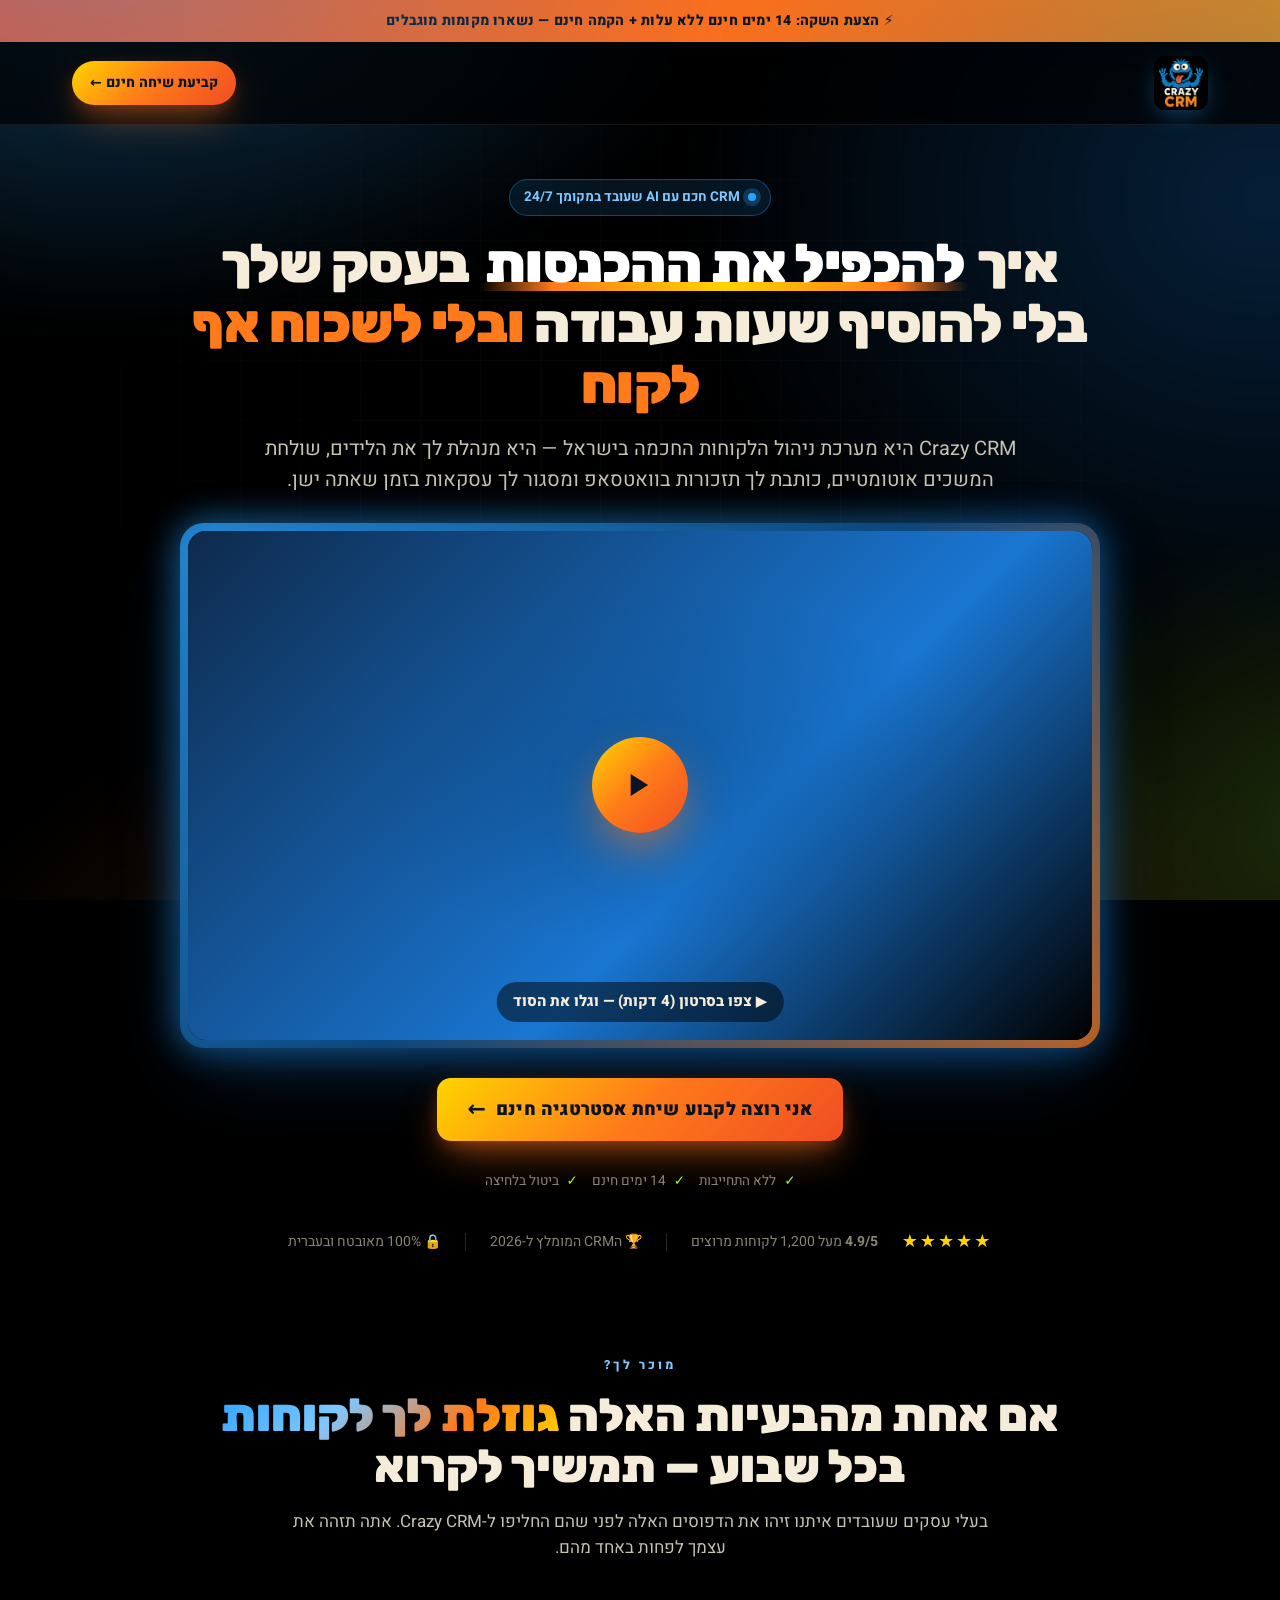
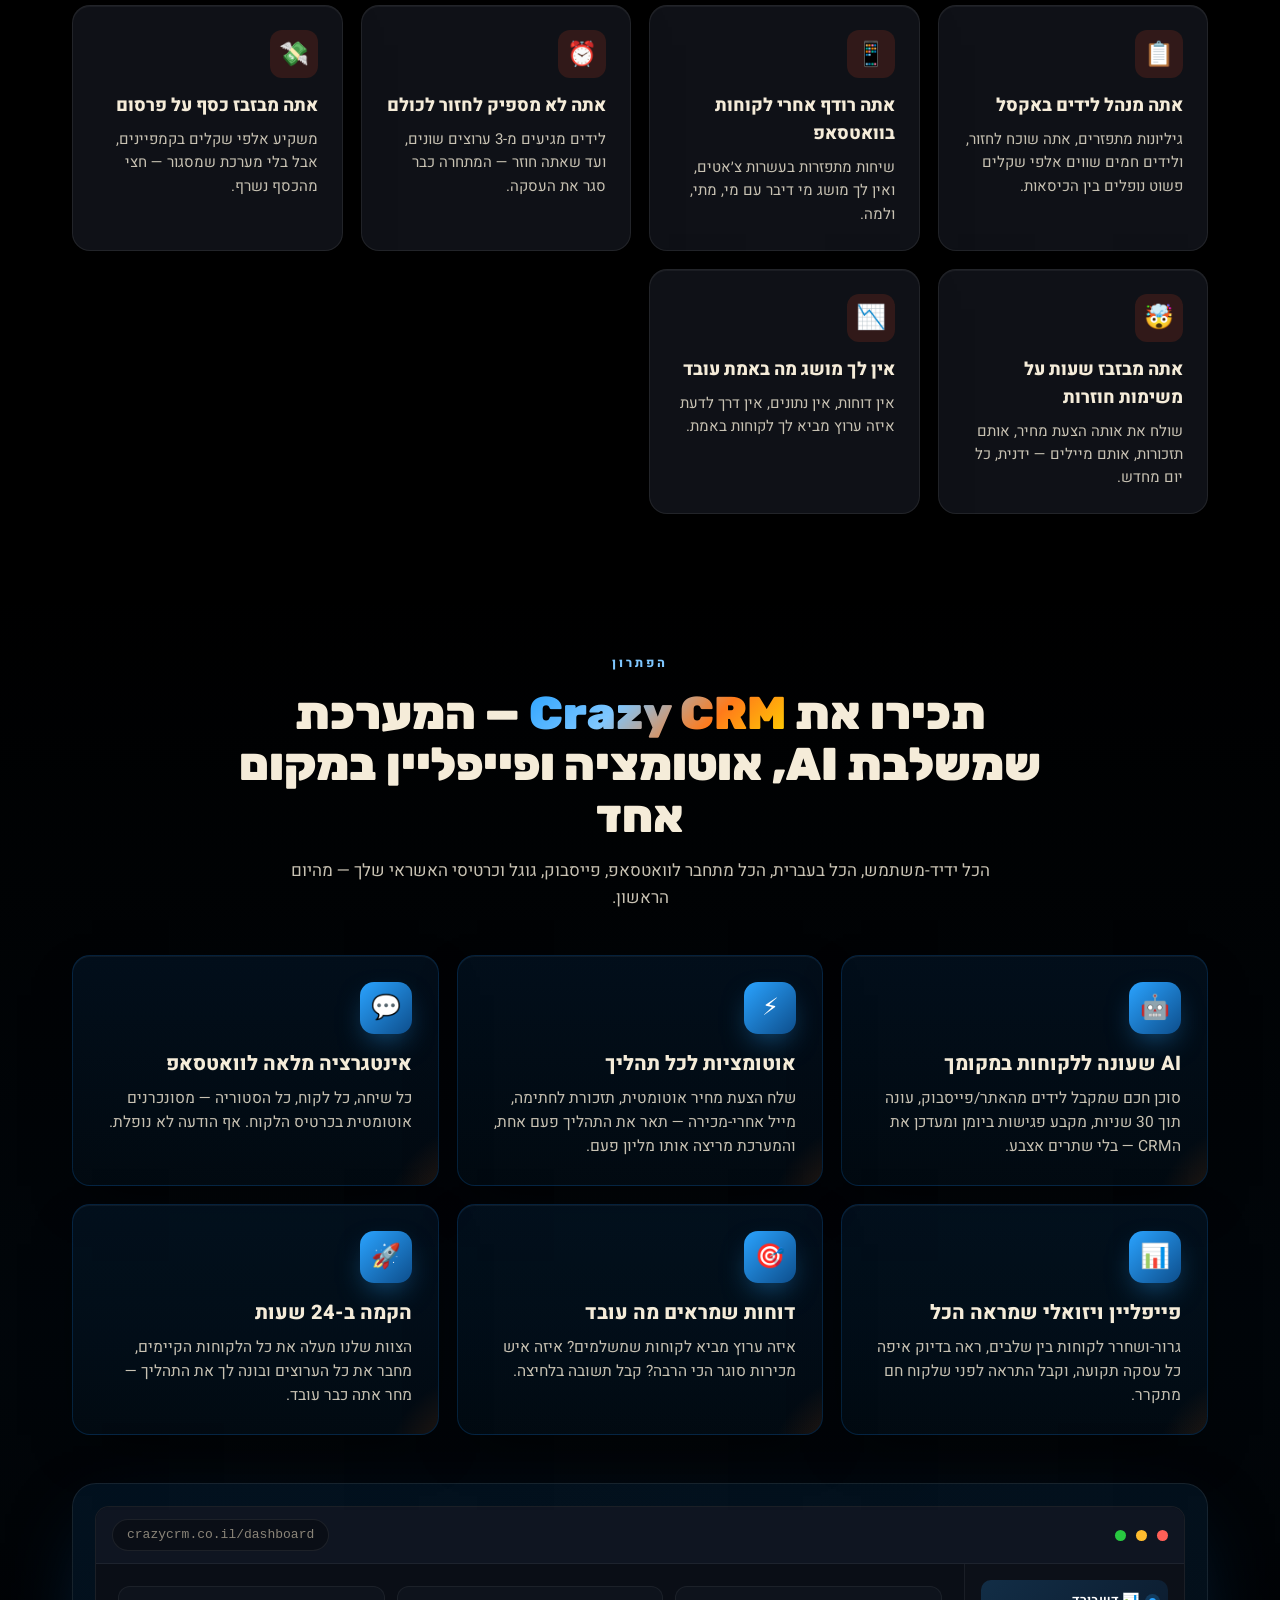
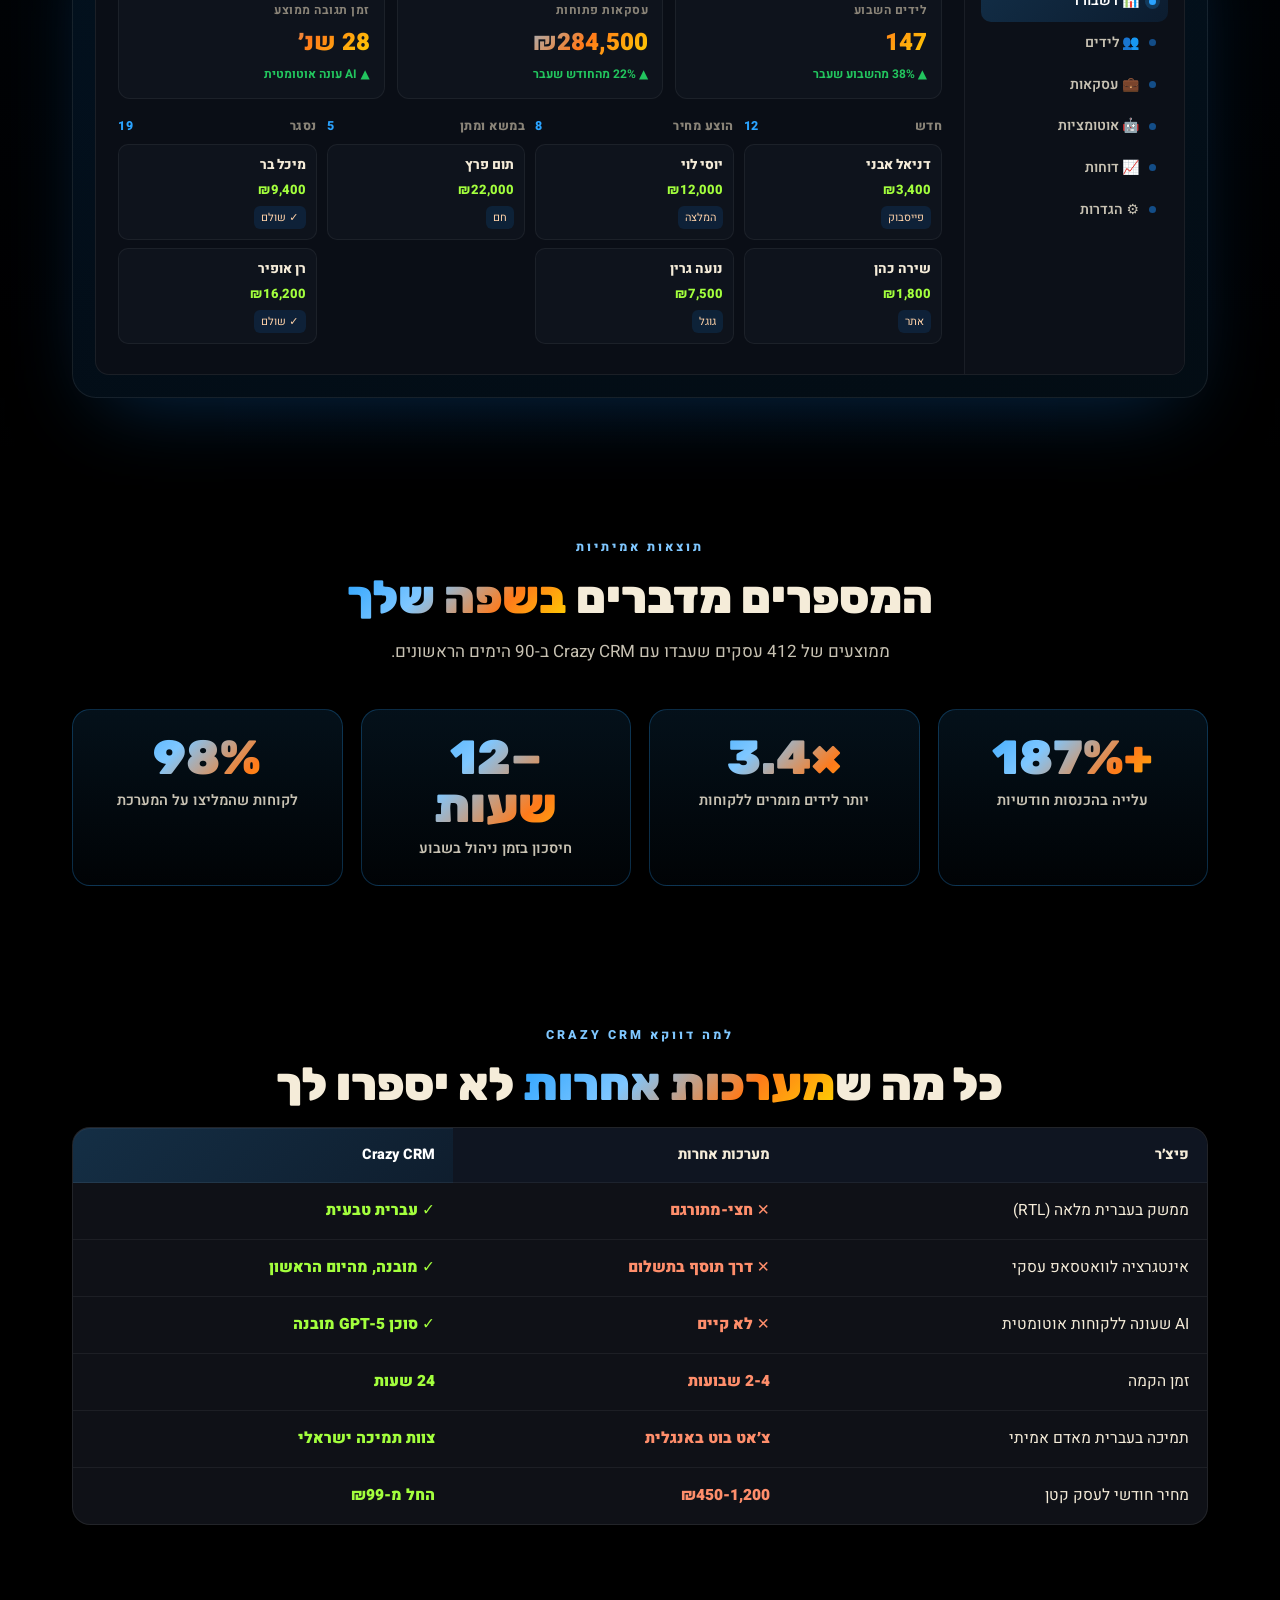
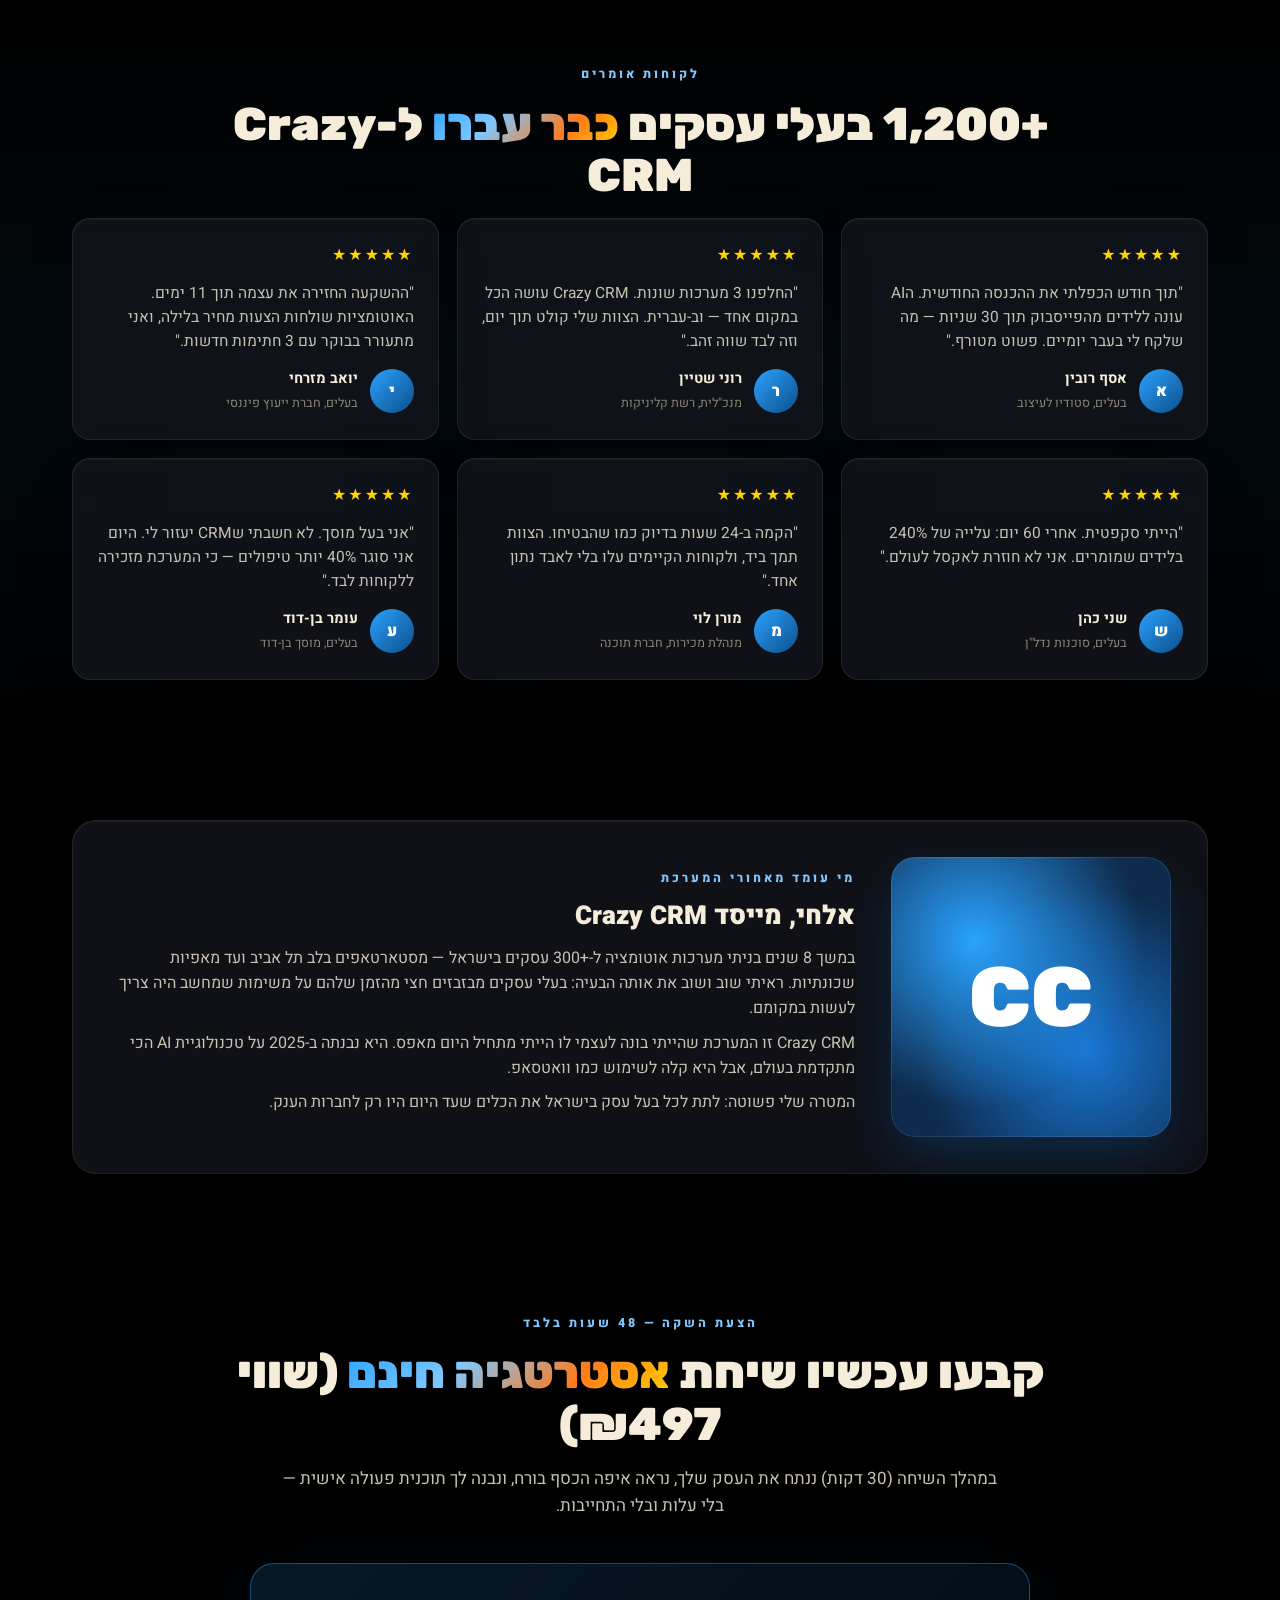
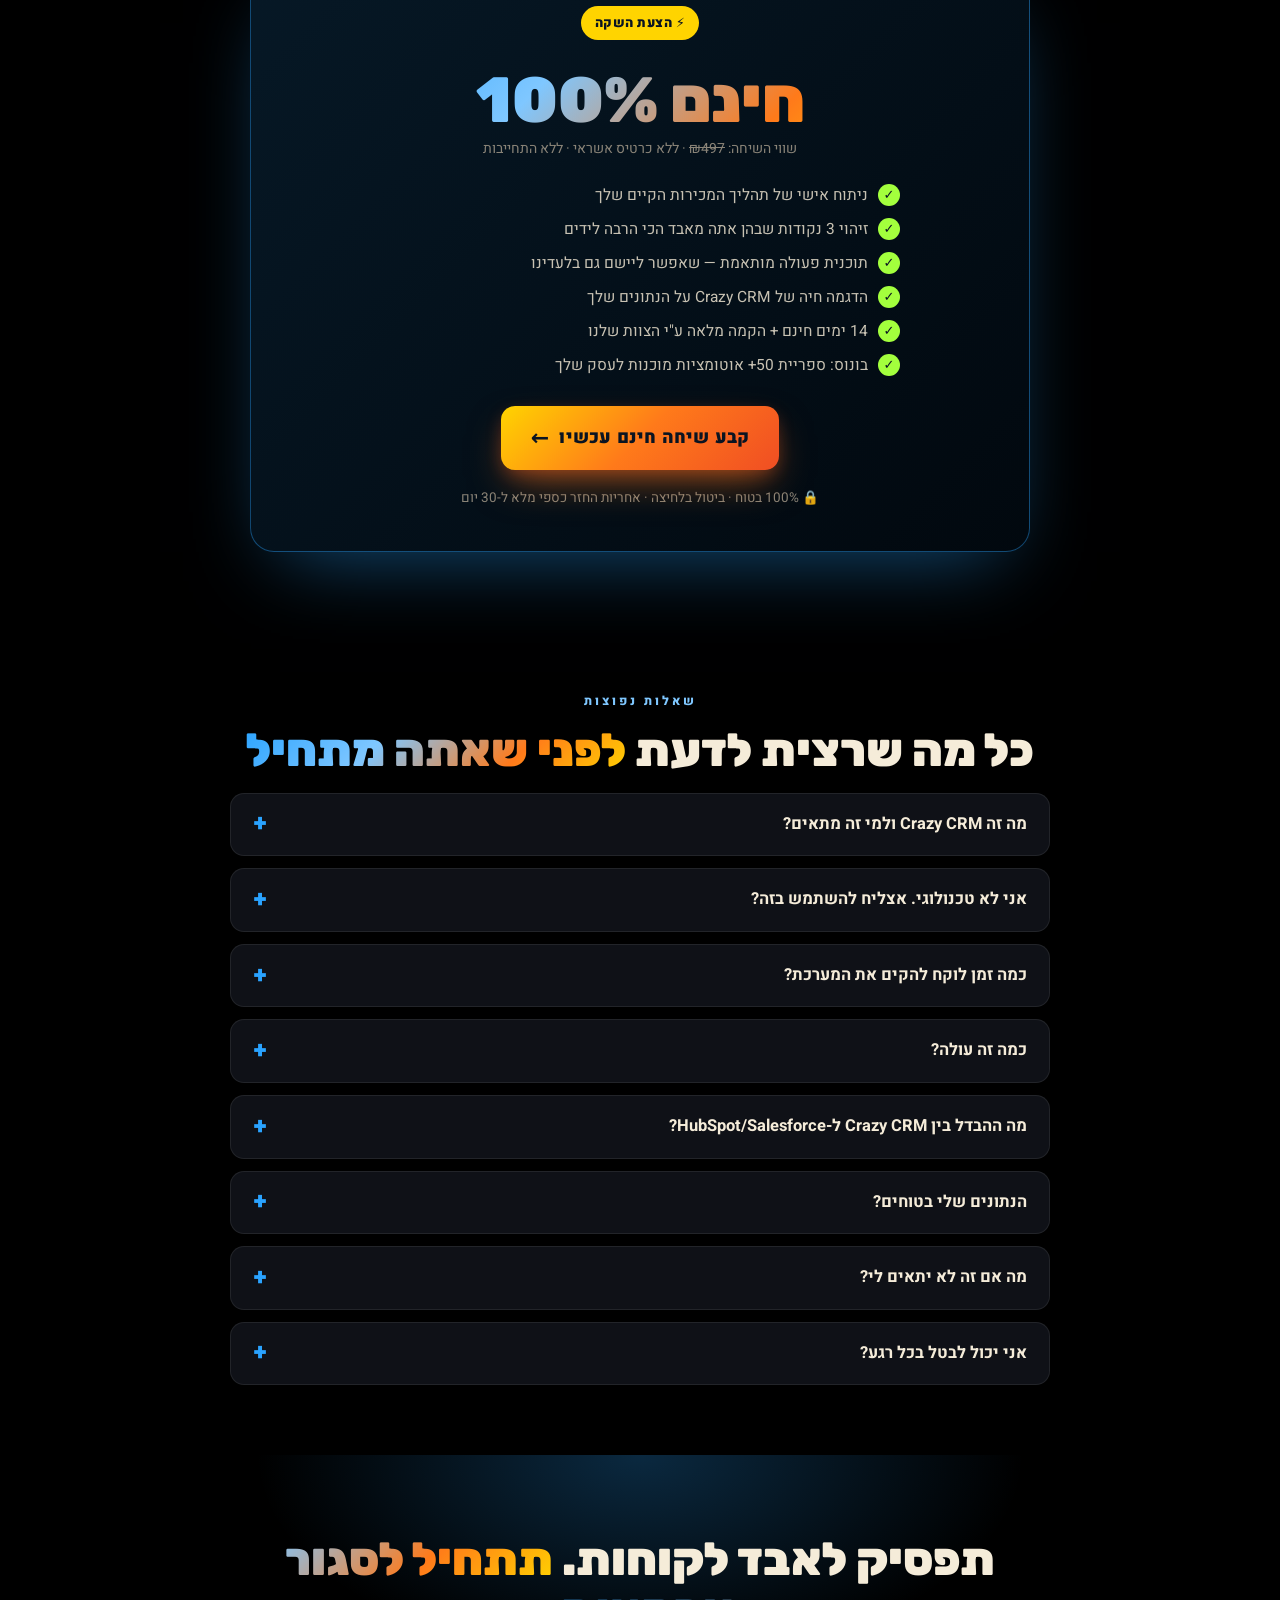
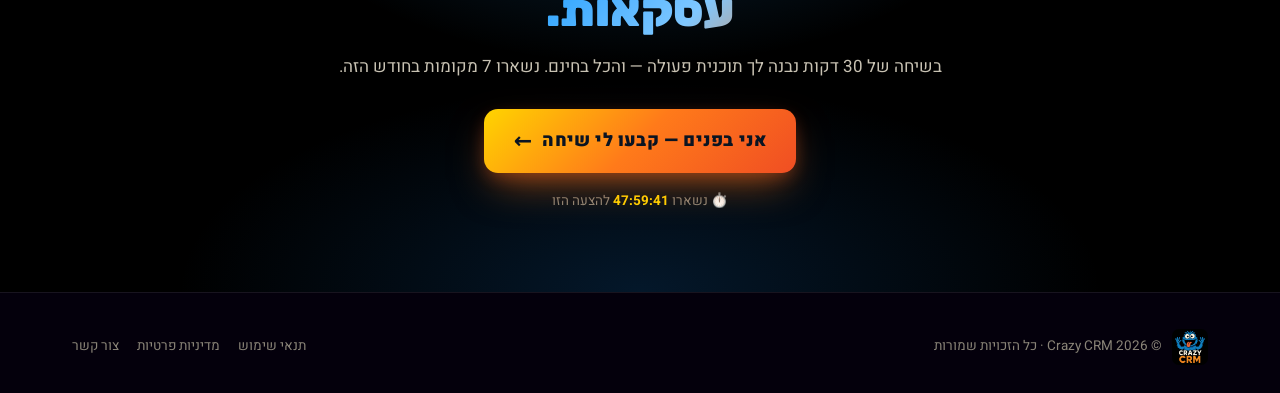
<file: vsl/preview.html>
<!DOCTYPE html>
<html lang="he" dir="rtl">
<head>
<meta charset="UTF-8">
<meta name="viewport" content="width=device-width, initial-scale=1.0">
<title>Crazy CRM | המערכת שתעיף לך את העסק קדימה</title>
<meta name="description" content="Crazy CRM — מערכת ניהול לקוחות חכמה עם AI, אוטומציות, ופייפליין שמסגור עסקאות בשבילך. צפו בסרטון וקבעו שיחת אסטרטגיה ללא עלות.">
<meta property="og:title" content="Crazy CRM | המערכת שמכפילה לך את ההכנסות">
<meta property="og:description" content="גלו איך CRM אחד חכם מחליף את כל הגיליונות, השכחות והפגישות שמתפספסות.">
<link rel="icon" type="image/jpeg" href="[data-uri]">
<link rel="preconnect" href="https://fonts.googleapis.com">
<link rel="preconnect" href="https://fonts.gstatic.com" crossorigin>
<link href="https://fonts.googleapis.com/css2?family=Heebo:wght@400;500;700;800;900&family=Rubik:wght@500;700;900&display=swap" rel="stylesheet">
<style>
:root{
  --bg-0:#000000;
  --bg-1:#0a0a10;
  --bg-2:#11121a;
  --panel:rgba(18,20,28,.85);
  --panel-line:rgba(255,255,255,.08);
  --text:#f5ecd9;
  --text-dim:#c8c2b3;
  --text-muted:#8a8478;
  --blue:#2aa3ff;
  --blue-deep:#1976d2;
  --blue-dark:#0d4e8c;
  --orange:#ff7a1a;
  --orange-deep:#f04e23;
  --cream:#f5ecd9;
  --yellow:#ffd400;
  --red:#ff3b30;
  --green:#22c55e;
  --lime:#a3ff3d;
  --grad-1:linear-gradient(135deg,#2aa3ff 0%,#0d4e8c 100%);
  --grad-2:linear-gradient(135deg,#ff7a1a 0%,#f04e23 100%);
  --grad-cta:linear-gradient(135deg,#ffd400 0%,#ff7a1a 50%,#f04e23 100%);
  --grad-text:linear-gradient(135deg,#2aa3ff 0%,#7fc7ff 35%,#ff7a1a 70%,#ffd400 100%);
  --grad-blue-orange:linear-gradient(135deg,#2aa3ff,#ff7a1a);
  --shadow-cta:0 18px 40px -10px rgba(255,122,26,.55), 0 6px 18px -4px rgba(240,78,35,.4);
  --shadow-card:0 20px 50px -20px rgba(0,0,0,.7), inset 0 1px 0 rgba(255,255,255,.05);
  --radius:18px;
  --max:1180px;
}

*{margin:0;padding:0;box-sizing:border-box;-webkit-tap-highlight-color:transparent;}
html,body{background:var(--bg-0);color:var(--text);font-family:'Heebo','Rubik',system-ui,sans-serif;-webkit-font-smoothing:antialiased;line-height:1.55;overflow-x:hidden;}
img,svg{display:block;max-width:100%;}
a{color:inherit;text-decoration:none;}
button{font-family:inherit;cursor:pointer;border:0;background:none;color:inherit;}
::selection{background:var(--blue);color:#fff;}

/* ─── ANIMATED BACKGROUND ───────────────────────────────── */
.bg-wrap{position:fixed;inset:0;z-index:0;overflow:hidden;pointer-events:none;}
.bg-wrap::before{
  content:"";position:absolute;inset:-20%;
  background:
    radial-gradient(60% 50% at 20% 10%,rgba(42,163,255,.35),transparent 60%),
    radial-gradient(50% 60% at 85% 30%,rgba(13,78,140,.4),transparent 65%),
    radial-gradient(70% 60% at 50% 100%,rgba(255,122,26,.22),transparent 60%),
    radial-gradient(40% 40% at 90% 80%,rgba(163,255,61,.18),transparent 60%);
  filter:blur(20px);
  animation:float 18s ease-in-out infinite;
}
.bg-wrap::after{
  content:"";position:absolute;inset:0;
  background-image:
    linear-gradient(rgba(255,255,255,.04) 1px,transparent 1px),
    linear-gradient(90deg,rgba(255,255,255,.04) 1px,transparent 1px);
  background-size:60px 60px;
  mask-image:radial-gradient(ellipse at center,#000 30%,transparent 75%);
  opacity:.5;
}
@keyframes float{
  0%,100%{transform:translate3d(0,0,0) scale(1);}
  50%{transform:translate3d(-2%,3%,0) scale(1.05);}
}

main{position:relative;z-index:1;}
.container{max-width:var(--max);margin:0 auto;padding:0 22px;}

/* ─── TOP BAR ───────────────────────────────────────────── */
.topbar{
  position:sticky;top:0;z-index:50;
  background:rgba(0,0,0,.7);
  backdrop-filter:blur(14px);
  border-bottom:1px solid var(--panel-line);
}
.topbar-inner{display:flex;align-items:center;justify-content:space-between;padding:14px 22px;max-width:var(--max);margin:0 auto;gap:14px;}
.logo{display:flex;align-items:center;}
.logo-mark{
  width:54px;height:54px;flex-shrink:0;
  border-radius:11px;
  box-shadow:0 8px 24px -6px rgba(42,163,255,.45);
  transition:transform .25s ease;
  object-fit:cover;
}
.logo:hover .logo-mark{transform:rotate(-4deg) scale(1.05);}
.topbar a.cta-mini{
  background:var(--grad-cta);
  color:#0a1422;font-weight:800;
  padding:11px 18px;border-radius:999px;font-size:14px;
  box-shadow:var(--shadow-cta);
  transition:transform .2s ease, box-shadow .2s ease;
}
.topbar a.cta-mini:hover{transform:translateY(-2px) scale(1.03);}

/* ─── ATTENTION BAR ─────────────────────────────────────── */
.attention{
  background:linear-gradient(90deg,#f04e23,#ff7a1a,#ffd400,#ff7a1a,#f04e23);
  background-size:300% 100%;
  animation:slide 6s linear infinite;
  color:#0a1422;font-weight:800;text-align:center;
  padding:10px 14px;font-size:14px;letter-spacing:.2px;
}
@keyframes slide{0%{background-position:0% 50%}100%{background-position:300% 50%}}

/* ─── HERO ──────────────────────────────────────────────── */
.hero{padding:54px 0 30px;text-align:center;}
.kicker{
  display:inline-flex;align-items:center;gap:8px;
  background:rgba(42,163,255,.12);
  border:1px solid rgba(42,163,255,.35);
  color:#7fc7ff;font-weight:700;font-size:13.5px;
  padding:7px 14px;border-radius:999px;margin-bottom:18px;
}
.kicker .dot{width:8px;height:8px;border-radius:50%;background:#2aa3ff;box-shadow:0 0 0 5px rgba(42,163,255,.25);animation:pulse 1.6s infinite;}
@keyframes pulse{50%{box-shadow:0 0 0 10px rgba(42,163,255,0);}}

h1.hero-title{
  font-family:'Rubik','Heebo',sans-serif;
  font-weight:900;
  font-size:clamp(30px,4.4vw,54px);
  line-height:1.12;letter-spacing:-.5px;
  margin:0 auto 18px;max-width:900px;
  text-wrap:balance;
}
h1.hero-title .grad{background:var(--grad-text);-webkit-background-clip:text;background-clip:text;color:transparent;}
h1.hero-title .blue{color:var(--blue);}
h1.hero-title .orange{color:var(--orange);}
h1.hero-title .hl{
  position:relative;display:inline-block;color:#fff;
  padding:0 .1em;
}
h1.hero-title .hl::after{
  content:"";position:absolute;left:0;right:0;bottom:.05em;height:.18em;
  background:linear-gradient(90deg,transparent,#ff7a1a 15%,#ffd400 50%,#ff7a1a 85%,transparent);
  border-radius:99px;z-index:-1;
}

.hero-sub{
  font-size:clamp(16px,2vw,20px);color:var(--text-dim);
  max-width:780px;margin:0 auto 28px;
}

/* video frame */
.video-wrap{
  position:relative;
  max-width:920px;margin:0 auto;
  border-radius:24px;
  padding:8px;
  background:linear-gradient(135deg,rgba(42,163,255,.7),rgba(13,78,140,.7),rgba(255,122,26,.7));
  box-shadow:0 30px 80px -20px rgba(13,78,140,.5);
}
.video-wrap::before{
  content:"";position:absolute;inset:-2px;border-radius:26px;
  background:linear-gradient(135deg,#2aa3ff,#1976d2,#ff7a1a,#2aa3ff);
  background-size:300% 300%;
  z-index:-1;filter:blur(18px);opacity:.6;
  animation:slide 7s linear infinite;
}
.video-frame{
  position:relative;border-radius:18px;overflow:hidden;
  background:#000;aspect-ratio:16/9;
}
.video-frame iframe,
.video-frame .poster{position:absolute;inset:0;width:100%;height:100%;border:0;}
.poster{
  background:
    radial-gradient(60% 60% at 50% 45%,rgba(13,78,140,.5),transparent 60%),
    linear-gradient(135deg,#0e2a4c,#1976d2 60%,#000000);
  display:grid;place-items:center;cursor:pointer;
}
.poster .play{
  width:96px;height:96px;border-radius:50%;
  background:var(--grad-cta);
  display:grid;place-items:center;
  box-shadow:0 20px 50px -10px rgba(255,122,26,.7);
  transition:transform .25s ease;
}
.poster .play:hover{transform:scale(1.07);}
.poster .play svg{margin-inline-start:6px;}
.poster .label{position:absolute;bottom:18px;left:50%;transform:translateX(-50%);font-weight:800;font-size:15px;background:rgba(0,0,0,.5);padding:8px 16px;border-radius:999px;}

/* CTA */
.cta-row{margin:30px auto 6px;display:flex;flex-wrap:wrap;gap:14px;justify-content:center;align-items:center;}
.btn-cta{
  display:inline-flex;align-items:center;gap:10px;
  background:var(--grad-cta);
  color:#0a1422;font-weight:900;font-size:18px;letter-spacing:.2px;
  padding:18px 30px;border-radius:14px;
  box-shadow:var(--shadow-cta);
  transition:transform .2s ease, box-shadow .2s ease, filter .2s ease;
  position:relative;overflow:hidden;
}
.btn-cta::after{
  content:"";position:absolute;inset:0;
  background:linear-gradient(120deg,transparent 35%,rgba(255,255,255,.55) 50%,transparent 65%);
  transform:translateX(-100%);
}
.btn-cta:hover{transform:translateY(-3px) scale(1.02);}
.btn-cta:hover::after{transform:translateX(100%);transition:transform .8s ease;}
.btn-cta .arrow{font-size:22px;line-height:1;}

.cta-meta{color:var(--text-muted);font-size:13.5px;display:flex;align-items:center;gap:8px;}
.cta-meta .check{color:var(--lime);font-weight:900;}

/* social proof strip */
.proof{margin:36px auto 0;max-width:920px;display:flex;flex-wrap:wrap;gap:24px;justify-content:center;align-items:center;color:var(--text-muted);font-size:14px;}
.proof .stars{color:#ffd400;letter-spacing:2px;font-size:18px;}
.proof .divider{width:1px;height:18px;background:rgba(255,255,255,.15);}

/* ─── SECTIONS BASE ─────────────────────────────────────── */
section{padding:70px 0;position:relative;}
.eyebrow{
  text-align:center;color:#7fc7ff;font-weight:800;letter-spacing:3px;
  text-transform:uppercase;font-size:12.5px;margin-bottom:14px;
}
h2.section-title{
  text-align:center;font-family:'Rubik','Heebo',sans-serif;
  font-weight:900;font-size:clamp(28px,3.8vw,46px);line-height:1.12;
  max-width:880px;margin:0 auto 16px;
}
h2.section-title .grad{background:var(--grad-text);-webkit-background-clip:text;background-clip:text;color:transparent;}
.section-sub{text-align:center;color:var(--text-dim);max-width:720px;margin:0 auto 44px;font-size:17px;}

/* ─── PAIN SECTION ──────────────────────────────────────── */
.pain-grid{display:grid;grid-template-columns:repeat(auto-fit,minmax(260px,1fr));gap:18px;}
.pain-card{
  background:var(--panel);
  border:1px solid var(--panel-line);
  border-radius:var(--radius);
  padding:24px;
  position:relative;
  box-shadow:var(--shadow-card);
  transition:transform .25s ease,border-color .25s ease;
}
.pain-card:hover{transform:translateY(-4px);border-color:rgba(42,163,255,.4);}
.pain-icon{
  width:48px;height:48px;border-radius:12px;display:grid;place-items:center;
  background:rgba(240,78,35,.15);color:#ff8e6b;font-size:24px;margin-bottom:14px;
}
.pain-card h3{font-size:18px;font-weight:800;margin-bottom:8px;}
.pain-card p{color:var(--text-dim);font-size:15px;}

/* ─── SOLUTION / FEATURES ───────────────────────────────── */
.features{display:grid;grid-template-columns:repeat(auto-fit,minmax(280px,1fr));gap:18px;}
.feature{
  background:linear-gradient(180deg,rgba(13,78,140,.16),rgba(42,163,255,.04));
  border:1px solid rgba(13,78,140,.35);
  border-radius:var(--radius);padding:26px;
  box-shadow:var(--shadow-card);
  position:relative;overflow:hidden;
}
.feature::before{
  content:"";position:absolute;inset:auto -40% -60% auto;width:200px;height:200px;border-radius:50%;
  background:radial-gradient(circle,rgba(255,122,26,.25),transparent 70%);
}
.feature .ic{
  width:52px;height:52px;border-radius:14px;
  background:var(--grad-1);
  display:grid;place-items:center;color:#fff;font-size:24px;font-weight:900;
  margin-bottom:14px;box-shadow:0 12px 30px -10px rgba(42,163,255,.6);
}
.feature h3{font-size:20px;font-weight:800;margin-bottom:8px;}
.feature p{color:var(--text-dim);font-size:15.5px;}

/* ─── DEMO MOCKUP ───────────────────────────────────────── */
.demo{
  margin-top:48px;
  background:linear-gradient(135deg,rgba(13,78,140,.18),rgba(42,163,255,.08));
  border:1px solid rgba(255,255,255,.08);
  border-radius:24px;padding:22px;
  box-shadow:0 30px 80px -30px rgba(13,78,140,.55);
}
.demo-window{
  background:#0a0e16;border-radius:14px;overflow:hidden;border:1px solid rgba(255,255,255,.07);
}
.demo-bar{
  display:flex;align-items:center;gap:10px;padding:12px 16px;
  background:#0f1521;border-bottom:1px solid rgba(255,255,255,.06);
}
.demo-bar .dot{width:11px;height:11px;border-radius:50%;}
.demo-bar .dot.r{background:#ff5f57;}
.demo-bar .dot.y{background:#febc2e;}
.demo-bar .dot.g{background:#28c840;}
.demo-bar .url{
  margin-inline-start:auto;font-family:monospace;font-size:13px;color:var(--text-muted);
  background:#0a0e16;padding:5px 14px;border-radius:999px;border:1px solid rgba(255,255,255,.08);
}
.demo-body{display:grid;grid-template-columns:220px 1fr;min-height:380px;}
.demo-side{background:#0c1018;padding:16px;border-inline-end:1px solid rgba(255,255,255,.06);}
.demo-side .li{display:flex;align-items:center;gap:10px;padding:10px 12px;border-radius:10px;color:var(--text-dim);font-size:14px;font-weight:600;}
.demo-side .li.active{background:linear-gradient(135deg,rgba(42,163,255,.2),rgba(13,78,140,.2));color:#fff;}
.demo-side .li::before{content:"";width:7px;height:7px;border-radius:50%;background:#1976d2;opacity:.6;}
.demo-side .li.active::before{background:#2aa3ff;opacity:1;box-shadow:0 0 0 4px rgba(42,163,255,.2);}
.demo-main{padding:22px;}
.demo-kpis{display:grid;grid-template-columns:repeat(3,1fr);gap:12px;margin-bottom:18px;}
.kpi{background:#0e131c;border:1px solid rgba(255,255,255,.06);border-radius:12px;padding:14px;}
.kpi .lbl{font-size:12px;color:var(--text-muted);font-weight:700;letter-spacing:.5px;text-transform:uppercase;}
.kpi .val{font-size:24px;font-weight:900;margin-top:4px;}
.kpi .val.a{background:var(--grad-text);-webkit-background-clip:text;background-clip:text;color:transparent;}
.kpi .delta{font-size:12px;color:var(--green);font-weight:700;margin-top:4px;}
.kpi .delta.red{color:#ff8e6b;}
.pipeline{display:grid;grid-template-columns:repeat(4,1fr);gap:10px;}
.col-h{font-size:12.5px;font-weight:800;color:var(--text-muted);text-transform:uppercase;letter-spacing:.5px;margin-bottom:8px;display:flex;justify-content:space-between;}
.col-h .num{color:#2aa3ff;}
.lead{
  background:#0e131c;border:1px solid rgba(255,255,255,.06);border-radius:10px;
  padding:10px;margin-bottom:8px;font-size:13.5px;
}
.lead .nm{font-weight:800;}
.lead .v{color:var(--lime);font-weight:800;font-size:13px;margin-top:4px;}
.lead .tag{display:inline-block;font-size:11px;background:rgba(13,78,140,.25);color:#ffd2a8;padding:3px 7px;border-radius:6px;margin-top:6px;}

/* ─── COMPARISON TABLE ──────────────────────────────────── */
.compare{
  background:var(--panel);border:1px solid var(--panel-line);
  border-radius:var(--radius);overflow:hidden;box-shadow:var(--shadow-card);
}
.compare table{width:100%;border-collapse:collapse;}
.compare th,.compare td{padding:16px 18px;text-align:start;border-bottom:1px solid rgba(255,255,255,.06);font-size:15.5px;}
.compare th{font-weight:800;background:#0f1521;font-size:14.5px;}
.compare th.you{background:linear-gradient(135deg,rgba(42,163,255,.2),rgba(13,78,140,.2));color:#fff;}
.compare .yes{color:var(--lime);font-weight:900;}
.compare .no{color:#ff8e6b;font-weight:900;}
.compare tr:last-child td{border-bottom:0;}

/* ─── TESTIMONIALS ─────────────────────────────────────── */
.testimonials{display:grid;grid-template-columns:repeat(auto-fit,minmax(280px,1fr));gap:18px;}
.testi{
  background:var(--panel);border:1px solid var(--panel-line);
  border-radius:var(--radius);padding:24px;box-shadow:var(--shadow-card);
  display:flex;flex-direction:column;gap:14px;
}
.testi .stars{color:#ffd400;letter-spacing:2px;}
.testi .quote{font-size:15.5px;color:var(--text-dim);}
.testi .who{display:flex;align-items:center;gap:12px;margin-top:auto;}
.avatar{width:44px;height:44px;border-radius:50%;background:var(--grad-1);display:grid;place-items:center;font-weight:900;color:#fff;}
.who .meta b{display:block;font-size:14.5px;}
.who .meta span{font-size:12.5px;color:var(--text-muted);}

/* ─── RESULTS / STATS ───────────────────────────────────── */
.stats{display:grid;grid-template-columns:repeat(auto-fit,minmax(200px,1fr));gap:18px;}
.stat{
  background:linear-gradient(180deg,rgba(42,163,255,.1),rgba(13,78,140,.04));
  border:1px solid rgba(42,163,255,.25);
  border-radius:var(--radius);padding:24px;text-align:center;
}
.stat .big{font-family:'Rubik',sans-serif;font-weight:900;font-size:48px;background:var(--grad-text);-webkit-background-clip:text;background-clip:text;color:transparent;line-height:1;}
.stat .lbl{margin-top:8px;color:var(--text-dim);font-size:14.5px;font-weight:600;}

/* ─── HOST / ABOUT ─────────────────────────────────────── */
.host{
  display:grid;grid-template-columns:280px 1fr;gap:36px;align-items:center;
  background:var(--panel);border:1px solid var(--panel-line);
  border-radius:24px;padding:36px;box-shadow:var(--shadow-card);
}
.host-photo{
  aspect-ratio:1;border-radius:24px;
  background:
    radial-gradient(circle at 30% 30%,#2aa3ff,transparent 60%),
    radial-gradient(circle at 70% 70%,#1976d2,transparent 60%),
    #0e2a4c;
  display:grid;place-items:center;font-family:'Rubik',sans-serif;font-weight:900;font-size:84px;color:#fff;
  box-shadow:inset 0 0 0 1px rgba(255,255,255,.1),0 20px 50px -10px rgba(13,78,140,.5);
}
.host h3{font-size:26px;font-weight:900;margin-bottom:10px;}
.host p{color:var(--text-dim);font-size:16px;margin-bottom:10px;}

/* ─── PRICE / OFFER ─────────────────────────────────────── */
.offer{
  background:linear-gradient(135deg,rgba(42,163,255,.15),rgba(13,78,140,.1));
  border:1px solid rgba(42,163,255,.4);
  border-radius:24px;padding:42px;text-align:center;
  box-shadow:0 30px 80px -30px rgba(42,163,255,.5);
  max-width:780px;margin:0 auto;position:relative;overflow:hidden;
}
.offer .badge{
  display:inline-block;background:var(--yellow);color:#0a1422;font-weight:900;
  padding:7px 14px;border-radius:999px;font-size:13px;margin-bottom:14px;letter-spacing:.5px;
}
.offer .price{font-family:'Rubik',sans-serif;font-weight:900;font-size:64px;line-height:1;margin:14px 0 6px;background:var(--grad-text);-webkit-background-clip:text;background-clip:text;color:transparent;}
.offer .price-sub{color:var(--text-muted);font-size:14px;margin-bottom:18px;}
.offer .list{text-align:start;max-width:520px;margin:24px auto 28px;display:grid;gap:10px;}
.offer .list li{display:flex;align-items:flex-start;gap:10px;color:var(--text-dim);font-size:15.5px;list-style:none;}
.offer .list li::before{content:"✓";color:#0a1422;background:var(--lime);width:22px;height:22px;border-radius:50%;display:inline-grid;place-items:center;font-weight:900;flex-shrink:0;font-size:13px;}
.offer .guarantee{margin-top:18px;color:var(--text-muted);font-size:13.5px;}

/* ─── FAQ ───────────────────────────────────────────────── */
.faq{max-width:820px;margin:0 auto;display:grid;gap:12px;}
.faq details{
  background:var(--panel);border:1px solid var(--panel-line);
  border-radius:14px;padding:0;overflow:hidden;
}
.faq summary{
  list-style:none;cursor:pointer;padding:18px 22px;font-weight:700;font-size:16.5px;
  display:flex;align-items:center;justify-content:space-between;gap:12px;
}
.faq summary::-webkit-details-marker{display:none;}
.faq summary::after{
  content:"+";font-size:24px;font-weight:900;color:#2aa3ff;transition:transform .2s ease;line-height:1;
}
.faq details[open] summary::after{transform:rotate(45deg);}
.faq .a{padding:0 22px 20px;color:var(--text-dim);font-size:15.5px;}

/* ─── FINAL CTA ────────────────────────────────────────── */
.final-cta{
  text-align:center;padding:80px 22px;
  background:
    radial-gradient(50% 80% at 50% 0%,rgba(42,163,255,.25),transparent 60%),
    radial-gradient(60% 80% at 50% 100%,rgba(13,78,140,.3),transparent 60%);
}
.final-cta h2{font-family:'Rubik',sans-serif;font-weight:900;font-size:clamp(28px,4vw,46px);line-height:1.1;max-width:820px;margin:0 auto 18px;}
.final-cta p{color:var(--text-dim);font-size:17px;max-width:680px;margin:0 auto 28px;}

/* ─── FOOTER ───────────────────────────────────────────── */
footer{padding:36px 0 28px;border-top:1px solid var(--panel-line);background:#04000c;}
.footer-inner{display:flex;flex-wrap:wrap;gap:18px;justify-content:space-between;align-items:center;color:var(--text-muted);font-size:13.5px;}
.footer-inner a{color:var(--text-muted);}
.footer-inner a:hover{color:#fff;}

/* ─── STICKY MOBILE CTA ────────────────────────────────── */
.sticky-cta{
  display:none;
  position:fixed;left:12px;right:12px;bottom:12px;z-index:60;
  background:var(--grad-cta);color:#0a1422;font-weight:900;
  padding:16px;border-radius:14px;text-align:center;font-size:16px;
  box-shadow:var(--shadow-cta);
}

/* ─── RESPONSIVE ────────────────────────────────────────── */
@media (max-width:900px){
  .host{grid-template-columns:1fr;text-align:center;padding:24px;}
  .host-photo{max-width:220px;margin:0 auto;}
  .demo-body{grid-template-columns:1fr;}
  .demo-side{display:flex;flex-wrap:wrap;gap:6px;border-inline-end:0;border-bottom:1px solid rgba(255,255,255,.06);}
  .demo-side .li{flex:1 1 40%;}
  .pipeline{grid-template-columns:repeat(2,1fr);}
  section{padding:50px 0;}
}
@media (max-width:640px){
  .topbar a.cta-mini{padding:9px 14px;font-size:13px;}
  .demo-kpis{grid-template-columns:1fr;}
  .offer{padding:26px 18px;}
  .offer .price{font-size:50px;}
  .sticky-cta{display:block;}
  main{padding-bottom:88px;}
  .btn-cta{padding:16px 22px;font-size:16px;}
}
</style>
</head>
<body>
<div class="bg-wrap" aria-hidden="true"></div>

<!-- ATTENTION BAR -->
<div class="attention">⚡ הצעת השקה: 14 ימים חינם ללא עלות + הקמה חינם — נשארו מקומות מוגבלים</div>

<!-- TOP BAR -->
<header class="topbar">
  <div class="topbar-inner">
    <a class="logo" href="#" aria-label="Crazy CRM">
      <img class="logo-mark" src="[data-uri]" alt="Crazy CRM" width="54" height="54">
    </a>
    <a href="#cta" class="cta-mini">קביעת שיחה חינם ←</a>
  </div>
</header>

<main>

<!-- HERO -->
<section class="hero">
  <div class="container">
    <span class="kicker"><span class="dot"></span> CRM חכם עם AI שעובד במקומך 24/7</span>
    <h1 class="hero-title">
      איך <span class="hl">להכפיל את ההכנסות</span> בעסק שלך<br>
      בלי להוסיף שעות עבודה <span class="orange">ובלי לשכוח אף לקוח</span>
    </h1>
    <p class="hero-sub">
      Crazy CRM היא מערכת ניהול הלקוחות החכמה בישראל — היא מנהלת לך את הלידים, שולחת המשכים אוטומטיים, כותבת לך תזכורות בוואטסאפ ומסגור לך עסקאות בזמן שאתה ישן.
    </p>

    <div class="video-wrap">
      <div class="video-frame" id="videoFrame">
        <div class="poster" id="poster" role="button" aria-label="הפעל סרטון">
          <div class="play" aria-hidden="true">
            <svg width="38" height="38" viewBox="0 0 24 24" fill="#0a1422"><path d="M8 5v14l11-7z"/></svg>
          </div>
          <div class="label">▶ צפו בסרטון (4 דקות) — וגלו את הסוד</div>
        </div>
      </div>
    </div>

    <div class="cta-row">
      <a href="#cta" class="btn-cta">
        <span>אני רוצה לקבוע שיחת אסטרטגיה חינם</span>
        <span class="arrow">←</span>
      </a>
    </div>
    <div class="cta-row">
      <div class="cta-meta"><span class="check">✓</span> ללא התחייבות</div>
      <div class="cta-meta"><span class="check">✓</span> 14 ימים חינם</div>
      <div class="cta-meta"><span class="check">✓</span> ביטול בלחיצה</div>
    </div>

    <div class="proof">
      <span class="stars">★★★★★</span>
      <span><b>4.9/5</b> מעל 1,200 לקוחות מרוצים</span>
      <span class="divider"></span>
      <span>🏆 הCRM המומלץ ל-2026</span>
      <span class="divider"></span>
      <span>🔒 100% מאובטח ובעברית</span>
    </div>
  </div>
</section>

<!-- PAIN -->
<section>
  <div class="container">
    <div class="eyebrow">מוכר לך?</div>
    <h2 class="section-title">אם אחת מהבעיות האלה <span class="grad">גוזלת לך לקוחות</span> בכל שבוע — תמשיך לקרוא</h2>
    <p class="section-sub">בעלי עסקים שעובדים איתנו זיהו את הדפוסים האלה לפני שהם החליפו ל-Crazy CRM. אתה תזהה את עצמך לפחות באחד מהם.</p>

    <div class="pain-grid">
      <div class="pain-card"><div class="pain-icon">📋</div><h3>אתה מנהל לידים באקסל</h3><p>גיליונות מתפזרים, אתה שוכח לחזור, ולידים חמים שווים אלפי שקלים פשוט נופלים בין הכיסאות.</p></div>
      <div class="pain-card"><div class="pain-icon">📱</div><h3>אתה רודף אחרי לקוחות בוואטסאפ</h3><p>שיחות מתפזרות בעשרות צ׳אטים, ואין לך מושג מי דיבר עם מי, מתי, ולמה.</p></div>
      <div class="pain-card"><div class="pain-icon">⏰</div><h3>אתה לא מספיק לחזור לכולם</h3><p>לידים מגיעים מ-3 ערוצים שונים, ועד שאתה חוזר — המתחרה כבר סגר את העסקה.</p></div>
      <div class="pain-card"><div class="pain-icon">💸</div><h3>אתה מבזבז כסף על פרסום</h3><p>משקיע אלפי שקלים בקמפיינים, אבל בלי מערכת שמסגור — חצי מהכסף נשרף.</p></div>
      <div class="pain-card"><div class="pain-icon">🤯</div><h3>אתה מבזבז שעות על משימות חוזרות</h3><p>שולח את אותה הצעת מחיר, אותם תזכורות, אותם מיילים — ידנית, כל יום מחדש.</p></div>
      <div class="pain-card"><div class="pain-icon">📉</div><h3>אין לך מושג מה באמת עובד</h3><p>אין דוחות, אין נתונים, אין דרך לדעת איזה ערוץ מביא לך לקוחות באמת.</p></div>
    </div>
  </div>
</section>

<!-- SOLUTION -->
<section style="background:linear-gradient(180deg,transparent,rgba(13,78,140,.07),transparent);">
  <div class="container">
    <div class="eyebrow">הפתרון</div>
    <h2 class="section-title">תכירו את <span class="grad">Crazy CRM</span> — המערכת שמשלבת AI, אוטומציה ופייפליין במקום אחד</h2>
    <p class="section-sub">הכל ידיד-משתמש, הכל בעברית, הכל מתחבר לוואטסאפ, פייסבוק, גוגל וכרטיסי האשראי שלך — מהיום הראשון.</p>

    <div class="features">
      <div class="feature"><div class="ic">🤖</div><h3>AI שעונה ללקוחות במקומך</h3><p>סוכן חכם שמקבל לידים מהאתר/פייסבוק, עונה תוך 30 שניות, מקבע פגישות ביומן ומעדכן את הCRM — בלי שתרים אצבע.</p></div>
      <div class="feature"><div class="ic">⚡</div><h3>אוטומציות לכל תהליך</h3><p>שלח הצעת מחיר אוטומטית, תזכורת לחתימה, מייל אחרי-מכירה — תאר את התהליך פעם אחת, והמערכת מריצה אותו מליון פעם.</p></div>
      <div class="feature"><div class="ic">💬</div><h3>אינטגרציה מלאה לוואטסאפ</h3><p>כל שיחה, כל לקוח, כל הסטוריה — מסונכרנים אוטומטית בכרטיס הלקוח. אף הודעה לא נופלת.</p></div>
      <div class="feature"><div class="ic">📊</div><h3>פייפליין ויזואלי שמראה הכל</h3><p>גרור-ושחרר לקוחות בין שלבים, ראה בדיוק איפה כל עסקה תקועה, וקבל התראה לפני שלקוח חם מתקרר.</p></div>
      <div class="feature"><div class="ic">🎯</div><h3>דוחות שמראים מה עובד</h3><p>איזה ערוץ מביא לקוחות שמשלמים? איזה איש מכירות סוגר הכי הרבה? קבל תשובה בלחיצה.</p></div>
      <div class="feature"><div class="ic">🚀</div><h3>הקמה ב-24 שעות</h3><p>הצוות שלנו מעלה את כל הלקוחות הקיימים, מחבר את כל הערוצים ובונה לך את התהליך — מחר אתה כבר עובד.</p></div>
    </div>

    <!-- DEMO MOCKUP -->
    <div class="demo">
      <div class="demo-window">
        <div class="demo-bar">
          <span class="dot r"></span><span class="dot y"></span><span class="dot g"></span>
          <span class="url">crazycrm.co.il/dashboard</span>
        </div>
        <div class="demo-body">
          <aside class="demo-side">
            <div class="li active">📊 דשבורד</div>
            <div class="li">👥 לידים</div>
            <div class="li">💼 עסקאות</div>
            <div class="li">🤖 אוטומציות</div>
            <div class="li">📈 דוחות</div>
            <div class="li">⚙️ הגדרות</div>
          </aside>
          <div class="demo-main">
            <div class="demo-kpis">
              <div class="kpi"><div class="lbl">לידים השבוע</div><div class="val a">147</div><div class="delta">▲ 38% מהשבוע שעבר</div></div>
              <div class="kpi"><div class="lbl">עסקאות פתוחות</div><div class="val a">₪284,500</div><div class="delta">▲ 22% מהחודש שעבר</div></div>
              <div class="kpi"><div class="lbl">זמן תגובה ממוצע</div><div class="val a">28 שנ׳</div><div class="delta">▲ AI עונה אוטומטית</div></div>
            </div>
            <div class="pipeline">
              <div>
                <div class="col-h"><span>חדש</span><span class="num">12</span></div>
                <div class="lead"><div class="nm">דניאל אבני</div><div class="v">₪3,400</div><span class="tag">פייסבוק</span></div>
                <div class="lead"><div class="nm">שירה כהן</div><div class="v">₪1,800</div><span class="tag">אתר</span></div>
              </div>
              <div>
                <div class="col-h"><span>הוצע מחיר</span><span class="num">8</span></div>
                <div class="lead"><div class="nm">יוסי לוי</div><div class="v">₪12,000</div><span class="tag">המלצה</span></div>
                <div class="lead"><div class="nm">נועה גרין</div><div class="v">₪7,500</div><span class="tag">גוגל</span></div>
              </div>
              <div>
                <div class="col-h"><span>במשא ומתן</span><span class="num">5</span></div>
                <div class="lead"><div class="nm">תום פרץ</div><div class="v">₪22,000</div><span class="tag">חם</span></div>
              </div>
              <div>
                <div class="col-h"><span>נסגר</span><span class="num">19</span></div>
                <div class="lead"><div class="nm">מיכל בר</div><div class="v">₪9,400</div><span class="tag">✓ שולם</span></div>
                <div class="lead"><div class="nm">רן אופיר</div><div class="v">₪16,200</div><span class="tag">✓ שולם</span></div>
              </div>
            </div>
          </div>
        </div>
      </div>
    </div>
  </div>
</section>

<!-- RESULTS / STATS -->
<section>
  <div class="container">
    <div class="eyebrow">תוצאות אמיתיות</div>
    <h2 class="section-title">המספרים מדברים <span class="grad">בשפה שלך</span></h2>
    <p class="section-sub">ממוצעים של 412 עסקים שעבדו עם Crazy CRM ב-90 הימים הראשונים.</p>

    <div class="stats">
      <div class="stat"><div class="big">+187%</div><div class="lbl">עלייה בהכנסות חודשיות</div></div>
      <div class="stat"><div class="big">×3.4</div><div class="lbl">יותר לידים מומרים ללקוחות</div></div>
      <div class="stat"><div class="big">−12 שעות</div><div class="lbl">חיסכון בזמן ניהול בשבוע</div></div>
      <div class="stat"><div class="big">98%</div><div class="lbl">לקוחות שהמליצו על המערכת</div></div>
    </div>
  </div>
</section>

<!-- COMPARISON -->
<section>
  <div class="container">
    <div class="eyebrow">למה דווקא Crazy CRM</div>
    <h2 class="section-title">כל מה ש<span class="grad">מערכות אחרות</span> לא יספרו לך</h2>
    <div class="compare">
      <table>
        <thead>
          <tr><th>פיצ׳ר</th><th>מערכות אחרות</th><th class="you">Crazy CRM</th></tr>
        </thead>
        <tbody>
          <tr><td>ממשק בעברית מלאה (RTL)</td><td class="no">✕ חצי-מתורגם</td><td class="yes">✓ עברית טבעית</td></tr>
          <tr><td>אינטגרציה לוואטסאפ עסקי</td><td class="no">✕ דרך תוסף בתשלום</td><td class="yes">✓ מובנה, מהיום הראשון</td></tr>
          <tr><td>AI שעונה ללקוחות אוטומטית</td><td class="no">✕ לא קיים</td><td class="yes">✓ סוכן GPT-5 מובנה</td></tr>
          <tr><td>זמן הקמה</td><td class="no">2-4 שבועות</td><td class="yes">24 שעות</td></tr>
          <tr><td>תמיכה בעברית מאדם אמיתי</td><td class="no">צ׳אט בוט באנגלית</td><td class="yes">צוות תמיכה ישראלי</td></tr>
          <tr><td>מחיר חודשי לעסק קטן</td><td class="no">₪450-1,200</td><td class="yes">החל מ-₪99</td></tr>
        </tbody>
      </table>
    </div>
  </div>
</section>

<!-- TESTIMONIALS -->
<section style="background:linear-gradient(180deg,transparent,rgba(42,163,255,.06),transparent);">
  <div class="container">
    <div class="eyebrow">לקוחות אומרים</div>
    <h2 class="section-title">+1,200 בעלי עסקים <span class="grad">כבר עברו</span> ל-Crazy CRM</h2>

    <div class="testimonials">
      <div class="testi">
        <div class="stars">★★★★★</div>
        <div class="quote">"תוך חודש הכפלתי את ההכנסה החודשית. הAI עונה ללידים מהפייסבוק תוך 30 שניות — מה שלקח לי בעבר יומיים. פשוט מטורף."</div>
        <div class="who"><div class="avatar">א</div><div class="meta"><b>אסף רובין</b><span>בעלים, סטודיו לעיצוב</span></div></div>
      </div>
      <div class="testi">
        <div class="stars">★★★★★</div>
        <div class="quote">"החלפנו 3 מערכות שונות. Crazy CRM עושה הכל במקום אחד — וב-עברית. הצוות שלי קולט תוך יום, וזה לבד שווה זהב."</div>
        <div class="who"><div class="avatar">ר</div><div class="meta"><b>רוני שטיין</b><span>מנכ"לית, רשת קליניקות</span></div></div>
      </div>
      <div class="testi">
        <div class="stars">★★★★★</div>
        <div class="quote">"ההשקעה החזירה את עצמה תוך 11 ימים. האוטומציות שולחות הצעות מחיר בלילה, ואני מתעורר בבוקר עם 3 חתימות חדשות."</div>
        <div class="who"><div class="avatar">י</div><div class="meta"><b>יואב מזרחי</b><span>בעלים, חברת ייעוץ פיננסי</span></div></div>
      </div>
      <div class="testi">
        <div class="stars">★★★★★</div>
        <div class="quote">"הייתי סקפטית. אחרי 60 יום: עלייה של 240% בלידים שמומרים. אני לא חוזרת לאקסל לעולם."</div>
        <div class="who"><div class="avatar">ש</div><div class="meta"><b>שני כהן</b><span>בעלים, סוכנות נדל"ן</span></div></div>
      </div>
      <div class="testi">
        <div class="stars">★★★★★</div>
        <div class="quote">"הקמה ב-24 שעות בדיוק כמו שהבטיחו. הצוות תמך ביד, ולקוחות הקיימים עלו בלי לאבד נתון אחד."</div>
        <div class="who"><div class="avatar">מ</div><div class="meta"><b>מורן לוי</b><span>מנהלת מכירות, חברת תוכנה</span></div></div>
      </div>
      <div class="testi">
        <div class="stars">★★★★★</div>
        <div class="quote">"אני בעל מוסך. לא חשבתי שCRM יעזור לי. היום אני סוגר 40% יותר טיפולים — כי המערכת מזכירה ללקוחות לבד."</div>
        <div class="who"><div class="avatar">ע</div><div class="meta"><b>עומר בן-דוד</b><span>בעלים, מוסך בן-דוד</span></div></div>
      </div>
    </div>
  </div>
</section>

<!-- HOST / ABOUT -->
<section>
  <div class="container">
    <div class="host">
      <div class="host-photo">CC</div>
      <div>
        <div class="eyebrow" style="text-align:start;margin-bottom:8px;">מי עומד מאחורי המערכת</div>
        <h3>אלחי, מייסד Crazy CRM</h3>
        <p>במשך 8 שנים בניתי מערכות אוטומציה ל-+300 עסקים בישראל — מסטארטאפים בלב תל אביב ועד מאפיות שכונתיות. ראיתי שוב ושוב את אותה הבעיה: בעלי עסקים מבזבזים חצי מהזמן שלהם על משימות שמחשב היה צריך לעשות במקומם.</p>
        <p>Crazy CRM זו המערכת שהייתי בונה לעצמי לו הייתי מתחיל היום מאפס. היא נבנתה ב-2025 על טכנולוגיית AI הכי מתקדמת בעולם, אבל היא קלה לשימוש כמו וואטסאפ.</p>
        <p>המטרה שלי פשוטה: לתת לכל בעל עסק בישראל את הכלים שעד היום היו רק לחברות הענק.</p>
      </div>
    </div>
  </div>
</section>

<!-- OFFER / PRICE -->
<section id="cta">
  <div class="container">
    <div class="eyebrow">הצעת השקה — 48 שעות בלבד</div>
    <h2 class="section-title">קבעו עכשיו שיחת <span class="grad">אסטרטגיה חינם</span> (שווי ₪497)</h2>
    <p class="section-sub">במהלך השיחה (30 דקות) ננתח את העסק שלך, נראה איפה הכסף בורח, ונבנה לך תוכנית פעולה אישית — בלי עלות ובלי התחייבות.</p>

    <div class="offer">
      <div class="badge">⚡ הצעת השקה</div>
      <div class="price">חינם 100%</div>
      <div class="price-sub">שווי השיחה: <s>₪497</s> · ללא כרטיס אשראי · ללא התחייבות</div>

      <ul class="list">
        <li>ניתוח אישי של תהליך המכירות הקיים שלך</li>
        <li>זיהוי 3 נקודות שבהן אתה מאבד הכי הרבה לידים</li>
        <li>תוכנית פעולה מותאמת — שאפשר ליישם גם בלעדינו</li>
        <li>הדגמה חיה של Crazy CRM על הנתונים שלך</li>
        <li>14 ימים חינם + הקמה מלאה ע"י הצוות שלנו</li>
        <li>בונוס: ספריית 50+ אוטומציות מוכנות לעסק שלך</li>
      </ul>

      <a href="#" class="btn-cta" onclick="openCalendar(event)">
        <span>קבע שיחה חינם עכשיו</span>
        <span class="arrow">←</span>
      </a>
      <div class="guarantee">🔒 100% בטוח · ביטול בלחיצה · אחריות החזר כספי מלא ל-30 יום</div>
    </div>
  </div>
</section>

<!-- FAQ -->
<section>
  <div class="container">
    <div class="eyebrow">שאלות נפוצות</div>
    <h2 class="section-title">כל מה שרצית לדעת <span class="grad">לפני שאתה מתחיל</span></h2>

    <div class="faq">
      <details><summary>מה זה Crazy CRM ולמי זה מתאים?</summary><div class="a">Crazy CRM היא מערכת ניהול לקוחות (CRM) שמשלבת AI, אוטומציה ופייפליין במקום אחד — בעברית מלאה. היא מתאימה לעסקים קטנים ובינוניים: יועצים, נדל"ן, סוכנויות, מאמנים, נותני שירות, חנויות אונליין וכל מי שמתפרנס מלקוחות.</div></details>
      <details><summary>אני לא טכנולוגי. אצליח להשתמש בזה?</summary><div class="a">הממשק נבנה כדי שכל אחד יוכל להשתמש בו — אם אתה יודע להשתמש בוואטסאפ, אתה יודע להשתמש ב-Crazy CRM. בנוסף, הצוות שלנו מקים לך הכל ועובר איתך 1-on-1 על כל פיצ׳ר.</div></details>
      <details><summary>כמה זמן לוקח להקים את המערכת?</summary><div class="a">24 שעות עבודה אצלנו. אתה שולח את הנתונים הקיימים (אקסל, גוגל קונטקטס, מערכת ישנה) — והצוות שלנו מעלה הכל, מחבר את כל הערוצים ובונה תהליך מותאם. מחר אתה כבר עובד.</div></details>
      <details><summary>כמה זה עולה?</summary><div class="a">החל מ-₪99 לחודש לעסק קטן (עד 1,000 לקוחות, משתמש אחד). חבילות עסקיות גדולות יותר זמינות. בשיחת האסטרטגיה החינם נבנה לך הצעה מותאמת אישית — בלי הפתעות.</div></details>
      <details><summary>מה ההבדל בין Crazy CRM ל-HubSpot/Salesforce?</summary><div class="a">המתחרים הגדולים נבנו לחברות אמריקאיות עם 200 עובדים. Crazy CRM נבנתה לעסק הישראלי: בעברית, עם וואטסאפ, עם אינטגרציה לכרטיסי אשראי בארץ, וב-1/10 מהמחיר.</div></details>
      <details><summary>הנתונים שלי בטוחים?</summary><div class="a">בהחלט. הנתונים מאוחסנים בשרתי ISO 27001 בארץ, מוצפנים end-to-end, ועומדים בתקני GDPR והגנת הפרטיות הישראלית. אתה הבעלים של הנתונים — תמיד.</div></details>
      <details><summary>מה אם זה לא יתאים לי?</summary><div class="a">יש לך 14 ימים חינם להתנסות מלאה. אם תרגיש שהמערכת לא מתאימה — פשוט לא ממשיכים, בלי שאלות ובלי חיוב. בנוסף, את הנתונים שלך תוכל להוריד בלחיצה כקובץ אקסל.</div></details>
      <details><summary>אני יכול לבטל בכל רגע?</summary><div class="a">כן. אין התחייבות לתקופה, אין קנסות, אין חוזה. ביטול בלחיצה אחת מהממשק.</div></details>
    </div>
  </div>
</section>

<!-- FINAL CTA -->
<section class="final-cta">
  <div class="container">
    <h2>תפסיק לאבד לקוחות. <span style="background:var(--grad-text);-webkit-background-clip:text;background-clip:text;color:transparent;">תתחיל לסגור עסקאות.</span></h2>
    <p>בשיחה של 30 דקות נבנה לך תוכנית פעולה — והכל בחינם. נשארו 7 מקומות בחודש הזה.</p>
    <a href="#" class="btn-cta" onclick="openCalendar(event)">
      <span>אני בפנים — קבעו לי שיחה</span>
      <span class="arrow">←</span>
    </a>
    <div style="margin-top:18px;color:var(--text-muted);font-size:13.5px;">⏱️ נשארו <b id="countdown" style="color:#ffd400;">47:59:12</b> להצעה הזו</div>
  </div>
</section>

</main>

<!-- FOOTER -->
<footer>
  <div class="container footer-inner">
    <div style="display:flex;align-items:center;gap:10px;">
      <img src="[data-uri]" alt="Crazy CRM" width="36" height="36" style="border-radius:7px;">
      <span>© 2026 Crazy CRM · כל הזכויות שמורות</span>
    </div>
    <div style="display:flex;gap:18px;flex-wrap:wrap;">
      <a href="#">תנאי שימוש</a>
      <a href="#">מדיניות פרטיות</a>
      <a href="#">צור קשר</a>
    </div>
  </div>
</footer>

<!-- STICKY MOBILE CTA -->
<a href="#cta" class="sticky-cta">⚡ קבעו שיחה חינם ←</a>

<script>
(function(){
  // Lazy-load video poster → YouTube iframe (no third-party request until click)
  var poster = document.getElementById('poster');
  if (poster){
    poster.addEventListener('click', function(){
      var f = document.getElementById('videoFrame');
      var iframe = document.createElement('iframe');
      iframe.src = "https://www.youtube-nocookie.com/embed/dQw4w9WgXcQ?autoplay=1&rel=0&modestbranding=1";
      iframe.title = "Crazy CRM VSL";
      iframe.allow = "accelerometer; autoplay; clipboard-write; encrypted-media; gyroscope; picture-in-picture";
      iframe.allowFullscreen = true;
      f.innerHTML = '';
      f.appendChild(iframe);
    });
  }

  // Countdown timer (48h)
  var endKey = 'crazycrm_offer_end';
  var end = parseInt(localStorage.getItem(endKey) || '0', 10);
  if (!end || end < Date.now()) {
    end = Date.now() + 48 * 60 * 60 * 1000;
    localStorage.setItem(endKey, String(end));
  }
  var el = document.getElementById('countdown');
  function pad(n){return n<10?'0'+n:''+n;}
  function tick(){
    var d = Math.max(0, end - Date.now());
    var h = Math.floor(d / 3600000);
    var m = Math.floor((d % 3600000)/60000);
    var s = Math.floor((d % 60000)/1000);
    if (el) el.textContent = pad(h)+':'+pad(m)+':'+pad(s);
  }
  tick();
  setInterval(tick, 1000);

  // Smooth scroll for in-page links
  document.querySelectorAll('a[href^="#"]').forEach(function(a){
    a.addEventListener('click', function(e){
      var id = this.getAttribute('href').slice(1);
      if (!id) return;
      var t = document.getElementById(id);
      if (t){ e.preventDefault(); t.scrollIntoView({behavior:'smooth', block:'start'}); }
    });
  });
})();

function openCalendar(e){
  e.preventDefault();
  // Replace with your real Calendly / TidyCal / Cal.com link:
  window.open('https://calendly.com/your-handle/crazy-crm-strategy', '_blank', 'noopener');
}
</script>
</body>
</html>
</file>
